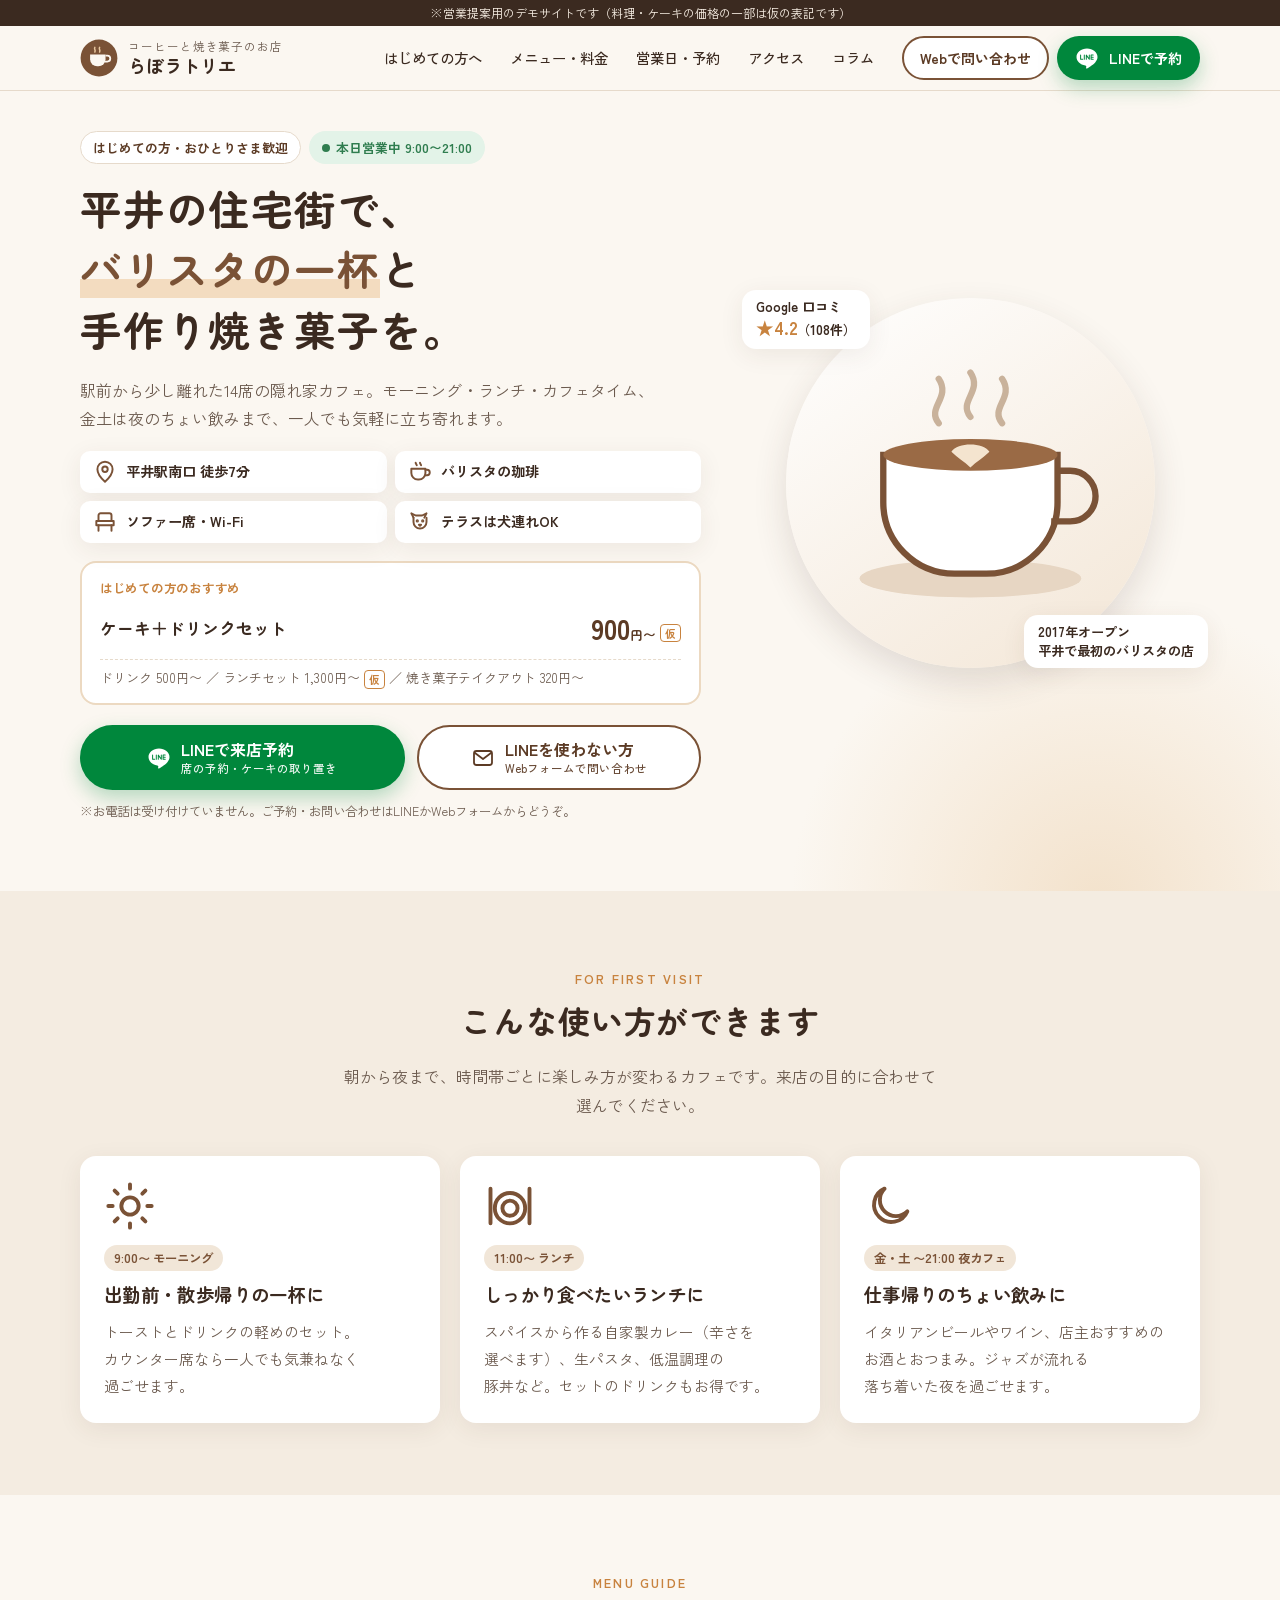
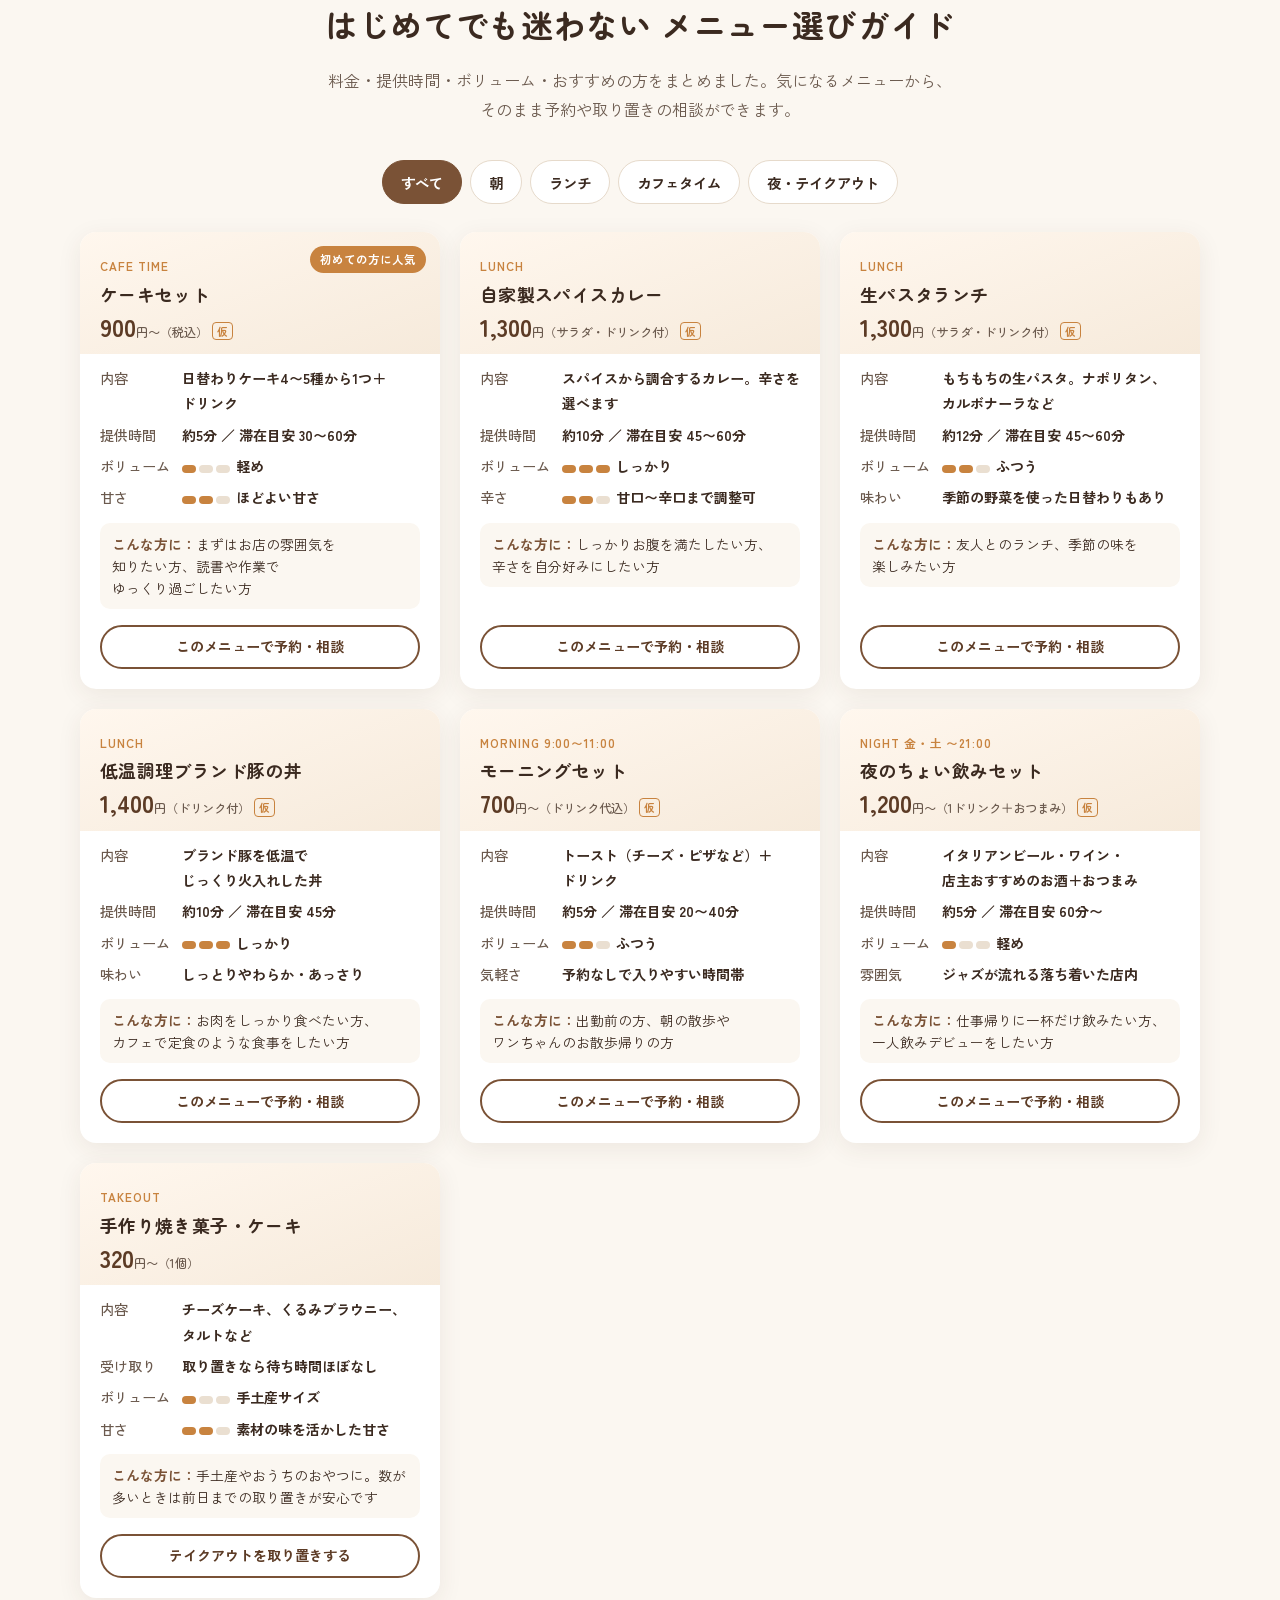
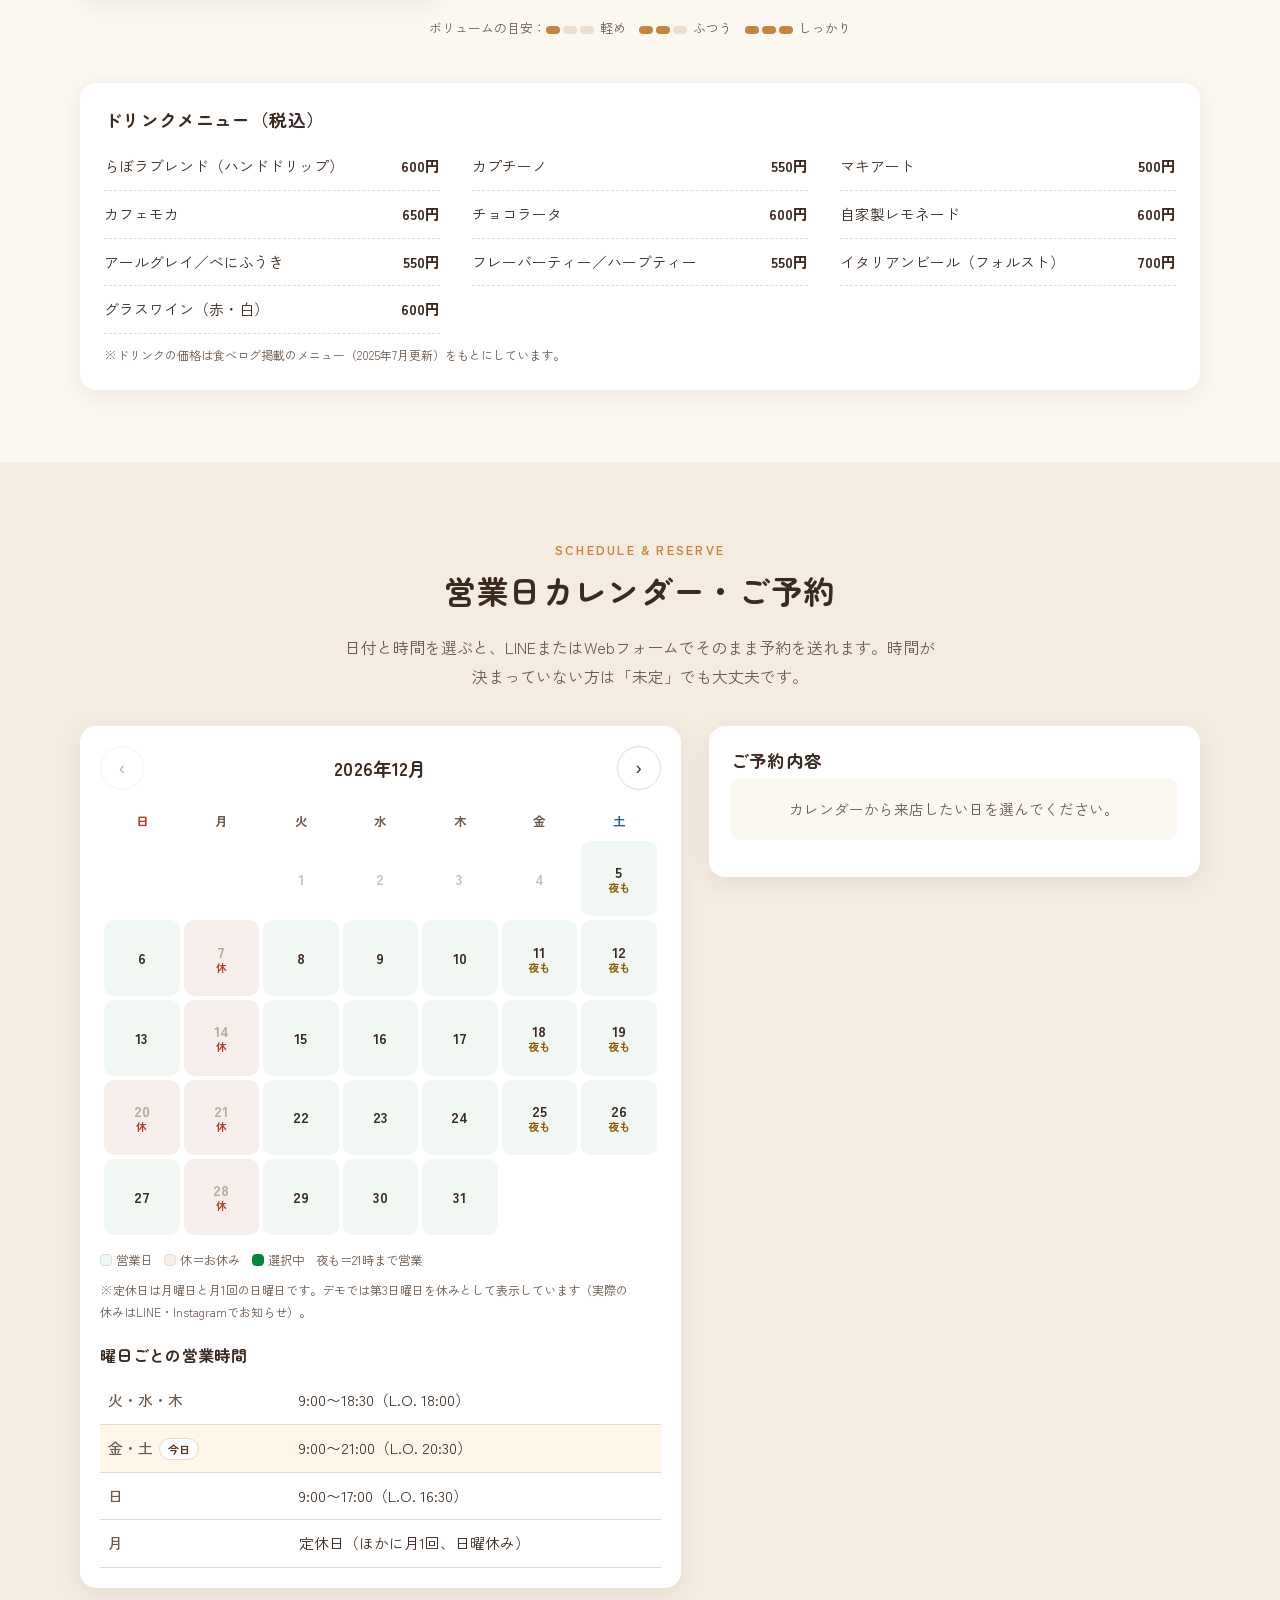
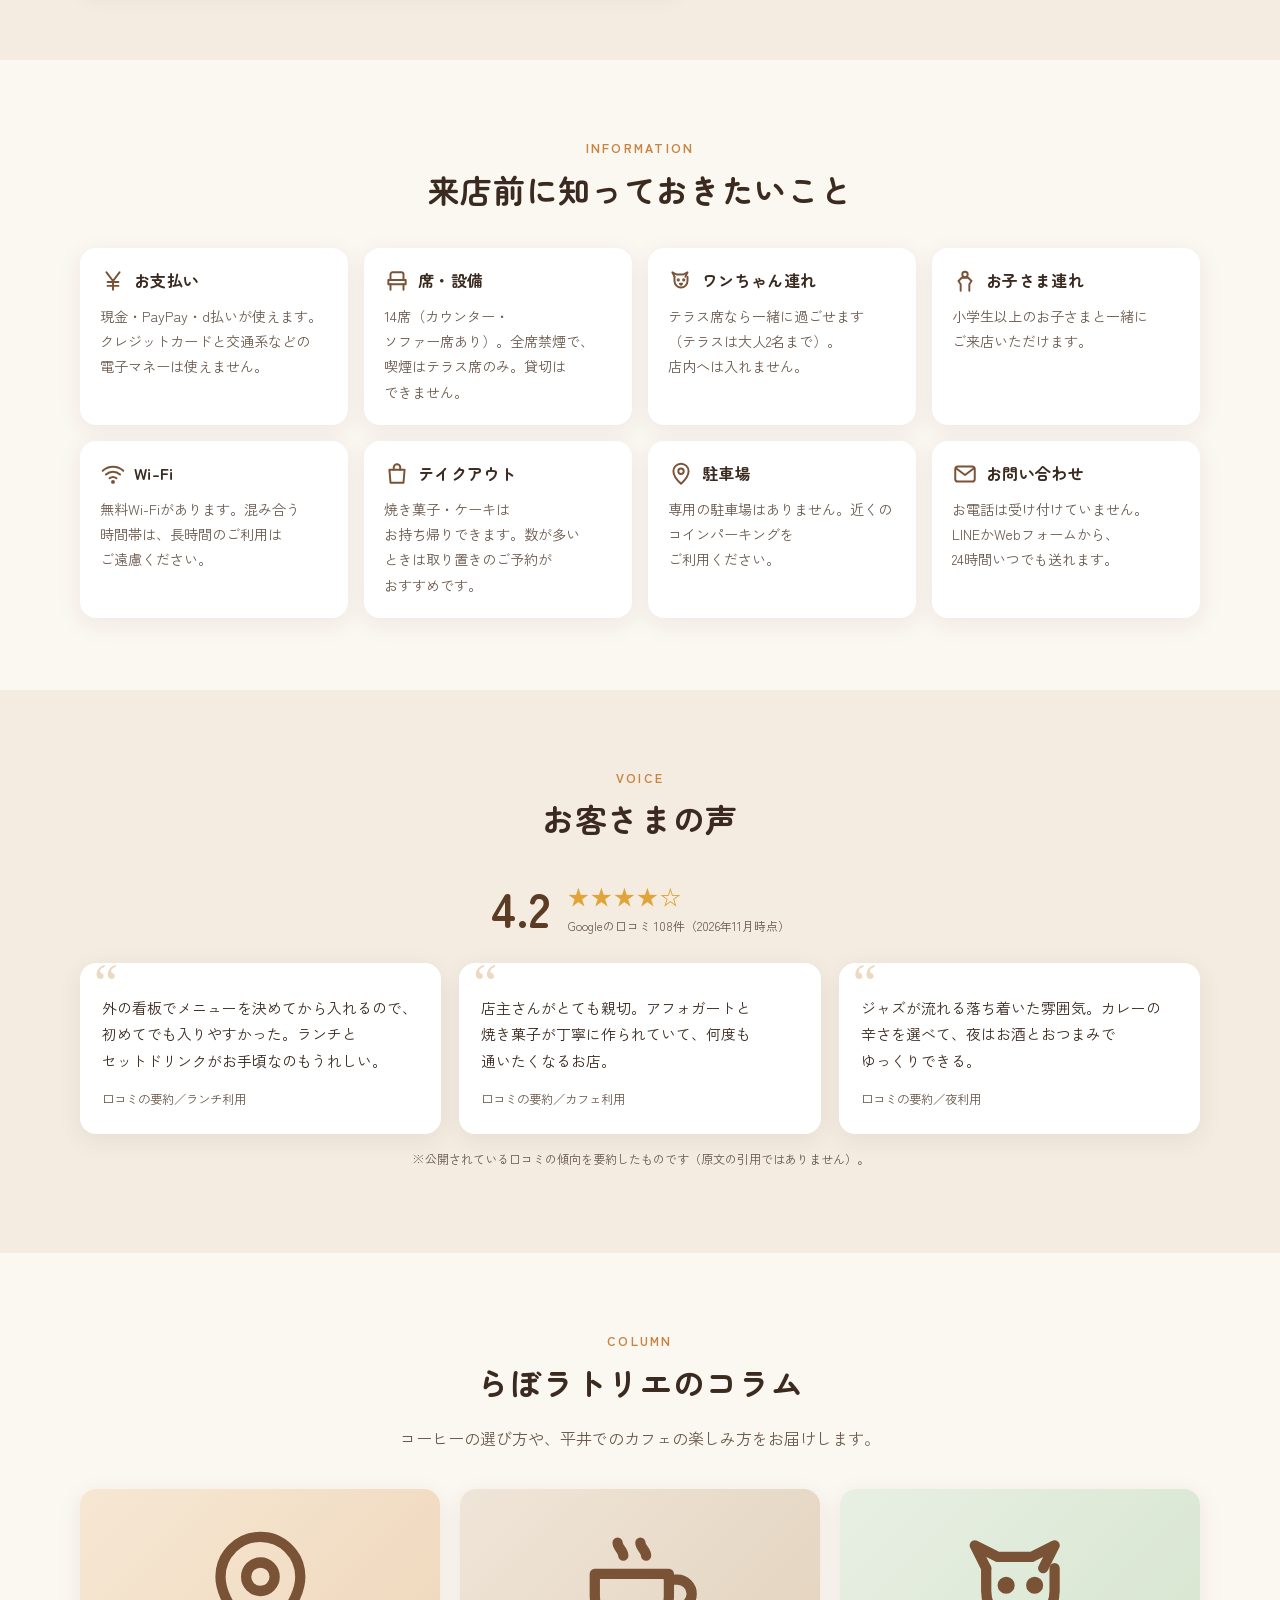
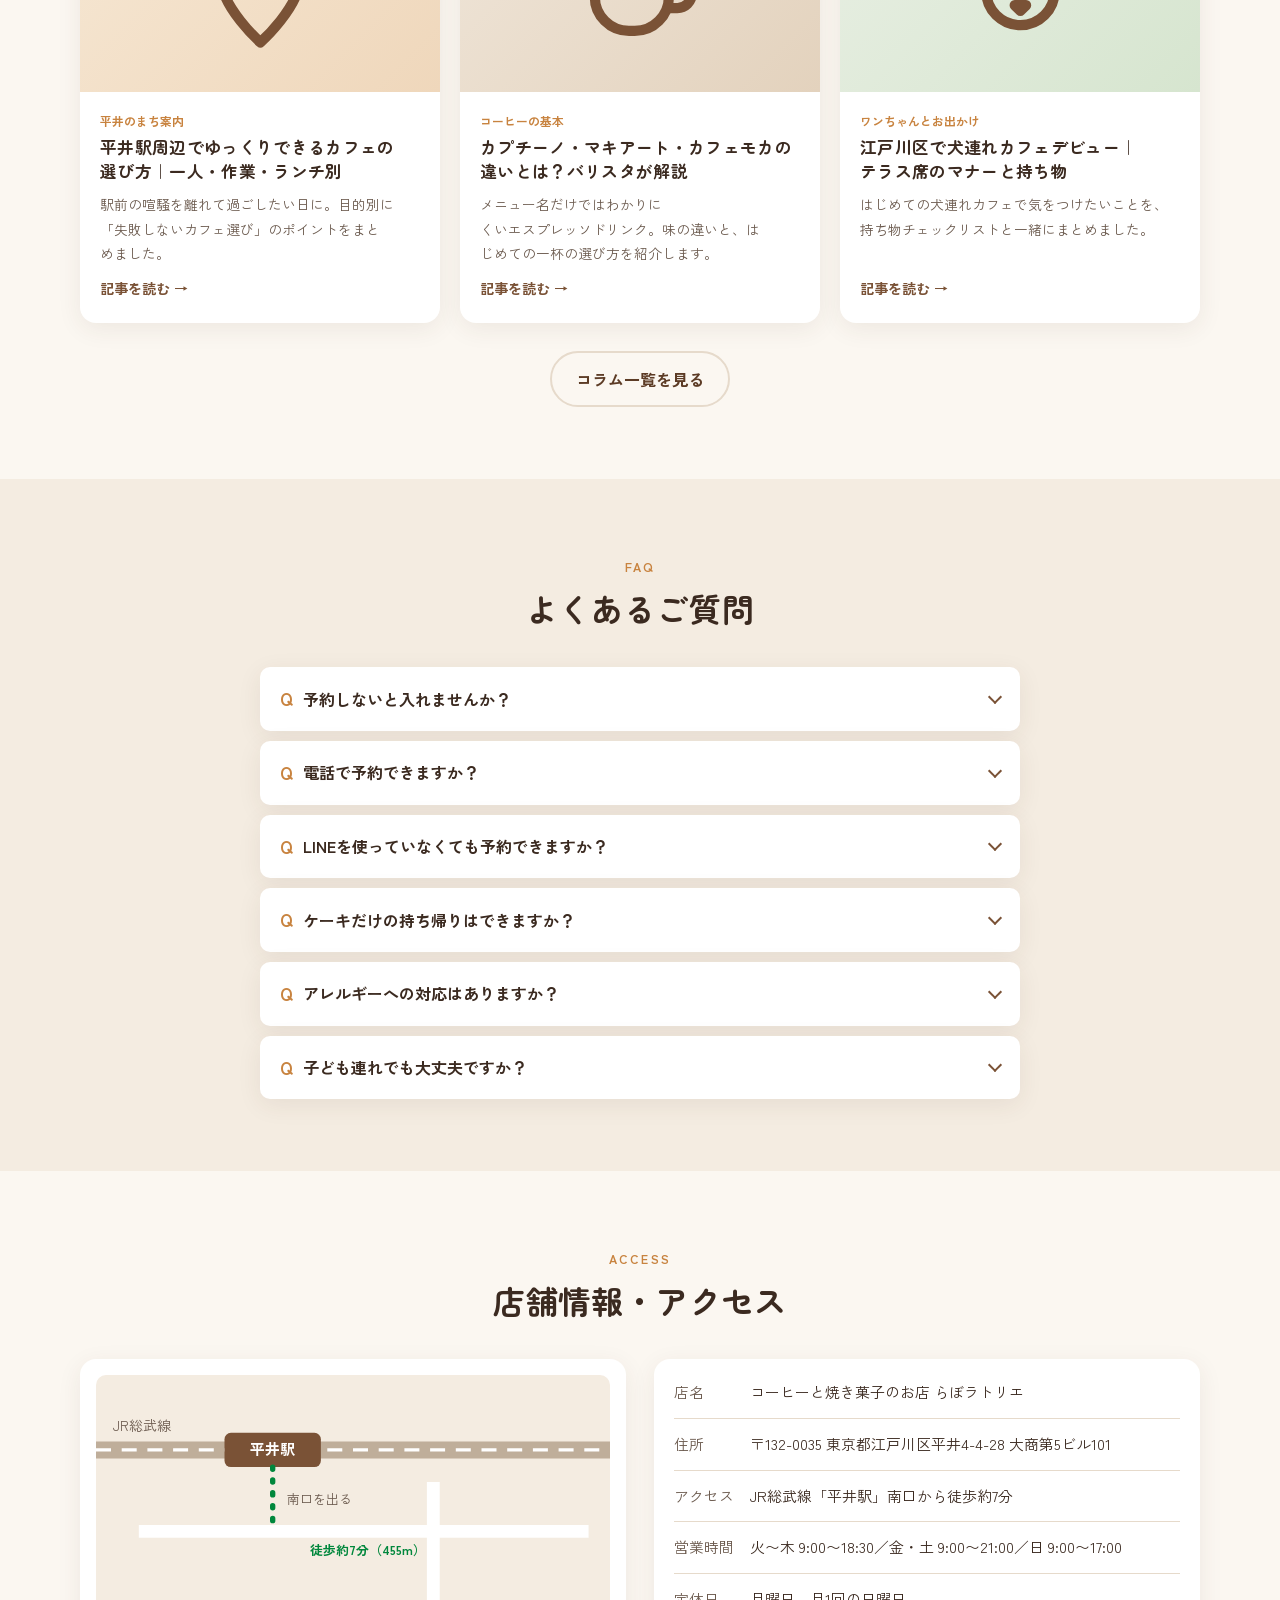
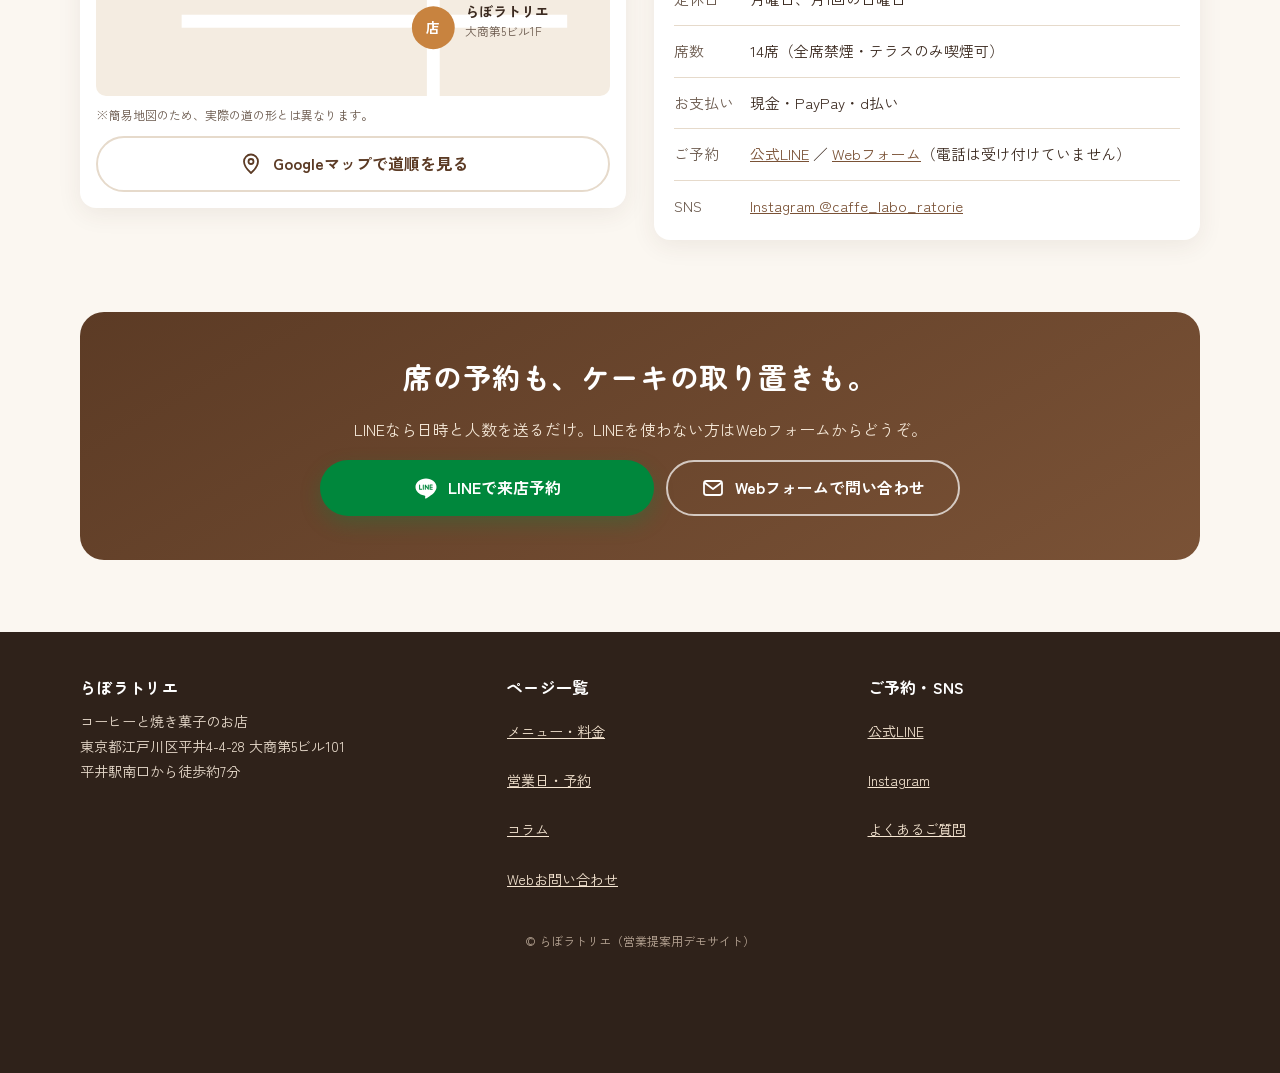
<file: index.html>
<!doctype html>
<html lang="ja">
<head>
<meta charset="utf-8">
<meta name="viewport" content="width=device-width, initial-scale=1">
<title>らぼラトリエ｜平井駅南口 徒歩7分のカフェ（コーヒーと焼き菓子・ランチ）</title>
<meta name="description" content="江戸川区平井のカフェ「らぼラトリエ」。バリスタが淹れるエスプレッソと手作りの焼き菓子、自家製カレーや生パスタのランチ。料金・営業日・LINE予約をこのページでまとめて確認できます。">
<link rel="canonical" href="https://example.com/">
<meta property="og:type" content="website">
<meta property="og:title" content="らぼラトリエ｜平井のコーヒーと焼き菓子のお店">
<meta property="og:description" content="平井駅南口から徒歩7分。バリスタの一杯と手作り焼き菓子、ランチ、金土は夜カフェ＆バーも。">
<meta name="theme-color" content="#fbf7f1">
<link rel="icon" href="assets/favicon.svg" type="image/svg+xml">
<link rel="preconnect" href="https://fonts.googleapis.com">
<link rel="preconnect" href="https://fonts.gstatic.com" crossorigin>
<link href="https://fonts.googleapis.com/css2?family=Zen+Kaku+Gothic+New:wght@400;500;700&family=Zen+Maru+Gothic:wght@500;700&display=swap" rel="stylesheet">
<link rel="stylesheet" href="css/style.css">
<script type="application/ld+json">
{
  "@context": "https://schema.org",
  "@type": "CafeOrCoffeeShop",
  "name": "コーヒーと焼き菓子のお店 らぼラトリエ",
  "address": { "@type": "PostalAddress", "postalCode": "132-0035", "addressRegion": "東京都", "addressLocality": "江戸川区", "streetAddress": "平井4-4-28 大商第5ビル101" },
  "servesCuisine": ["カフェ", "スイーツ", "カレー", "パスタ"],
  "priceRange": "¥1,000〜¥2,000",
  "paymentAccepted": "現金, PayPay, d払い",
  "openingHoursSpecification": [
    { "@type": "OpeningHoursSpecification", "dayOfWeek": ["Tuesday","Wednesday","Thursday"], "opens": "09:00", "closes": "18:30" },
    { "@type": "OpeningHoursSpecification", "dayOfWeek": ["Friday","Saturday"], "opens": "09:00", "closes": "21:00" },
    { "@type": "OpeningHoursSpecification", "dayOfWeek": "Sunday", "opens": "09:00", "closes": "17:00" }
  ],
  "sameAs": ["https://www.instagram.com/caffe_labo_ratorie/"]
}
</script>
<meta name="robots" content="noindex, nofollow">
</head>
<body>
<a class="skip-link" href="#main">本文へスキップ</a>
<div class="demo-banner">※営業提案用のデモサイトです<span class="pc-only">（料理・ケーキの価格の一部は仮の表記です）</span></div>

<header class="site-header">
  <div class="container header-inner">
    <a class="logo" href="index.html" aria-label="らぼラトリエ トップへ">
      <img class="logo-mark" src="assets/favicon.svg" alt="" width="38" height="38">
      <span class="logo-text"><small>コーヒーと焼き菓子のお店</small><strong>らぼラトリエ</strong></span>
    </a>
    <button class="menu-toggle" type="button" aria-expanded="false" aria-controls="global-nav" aria-label="メニューを開く"><span></span><span></span><span></span></button>
    <nav class="global-nav" id="global-nav" aria-label="メインメニュー">
      <ul>
        <li><a href="#first">はじめての方へ</a></li>
        <li><a href="#menu">メニュー・料金</a></li>
        <li><a href="#schedule">営業日・予約</a></li>
        <li><a href="#access">アクセス</a></li>
        <li><a href="column/index.html">コラム</a></li>
      </ul>
      <div class="nav-cta">
        <a class="btn btn-line btn-block" href="https://lin.ee/v6YUKbI" target="_blank" rel="noopener" data-cta="line"><svg class="ico" aria-hidden="true"><use href="assets/icons.svg#i-line"/></svg>LINEで来店予約</a>
        <a class="btn btn-form btn-block" href="contact.html"><svg class="ico" aria-hidden="true"><use href="assets/icons.svg#i-mail"/></svg>Webフォームで問い合わせ</a>
      </div>
    </nav>
    <div class="header-cta">
      <a class="btn btn-form btn-sm" href="contact.html">Webで問い合わせ</a>
      <a class="btn btn-line btn-sm" href="https://lin.ee/v6YUKbI" target="_blank" rel="noopener" data-cta="line"><svg class="ico" aria-hidden="true"><use href="assets/icons.svg#i-line"/></svg>LINEで予約</a>
    </div>
  </div>
</header>

<main id="main">
  <!-- ========== HERO ========== -->
  <section class="hero" aria-labelledby="hero-title">
    <div class="container hero-grid">
      <div>
        <div class="hero-badges">
          <span class="badge">はじめての方・おひとりさま歓迎</span>
          <span class="badge badge-status" id="open-status" data-state="unknown"><span class="dot"></span><span class="txt">営業時間を確認中</span></span>
        </div>
        <h1 id="hero-title">平井の住宅街で、<br class="pc-br"><span class="em">バリスタの一杯</span>と<br class="pc-br">手作り焼き菓子を。</h1>
        <p class="hero-lead">駅前から少し離れた14席の隠れ家カフェ。<span class="pc-only">モーニング・ランチ・カフェタイム、</span>金土は夜のちょい飲みまで、一人でも気軽に立ち寄れます。</p>
        <ul class="strengths">
          <li><svg class="s-ico" aria-hidden="true"><use href="assets/icons.svg#i-pin"/></svg>平井駅南口 徒歩7分</li>
          <li><svg class="s-ico" aria-hidden="true"><use href="assets/icons.svg#i-cup"/></svg>バリスタの珈琲</li>
          <li><svg class="s-ico" aria-hidden="true"><use href="assets/icons.svg#i-seat"/></svg>ソファー席・Wi-Fi</li>
          <li><svg class="s-ico" aria-hidden="true"><use href="assets/icons.svg#i-dog"/></svg>テラスは犬連れOK</li>
        </ul>
        <div class="price-card">
          <span class="pc-label">はじめての方のおすすめ</span>
          <span class="pc-main">ケーキ＋ドリンクセット</span>
          <span class="pc-price">900<small>円〜</small><span class="tag-demo">仮</span></span>
          <span class="pc-sub">ドリンク 500円〜 ／ ランチセット 1,300円〜<span class="tag-demo">仮</span> ／ 焼き菓子テイクアウト 320円〜</span>
        </div>
        <div class="cta-pair">
          <a class="btn btn-line" href="https://lin.ee/v6YUKbI" target="_blank" rel="noopener" data-cta="line">
            <svg class="ico" aria-hidden="true"><use href="assets/icons.svg#i-line"/></svg>
            <span class="btn-label">LINEで来店予約<small>席の予約・ケーキの取り置き</small></span>
          </a>
          <a class="btn btn-form" href="contact.html">
            <svg class="ico" aria-hidden="true"><use href="assets/icons.svg#i-mail"/></svg>
            <span class="btn-label">LINEを使わない方<small>Webフォームで問い合わせ</small></span>
          </a>
        </div>
        <p class="cta-note">※お電話は受け付けていません。ご予約・お問い合わせはLINEかWebフォームからどうぞ。</p>
      </div>

      <div class="hero-visual" aria-hidden="true">
        <div class="plate"></div>
        <svg class="cup" viewBox="0 0 200 200">
          <g class="steam" fill="none" stroke="#c9b29b" stroke-width="4" stroke-linecap="round">
            <path d="M80 62c-8-10 8-16 0-28"/><path d="M100 58c-8-10 8-16 0-28"/><path d="M120 62c-8-10 8-16 0-28"/>
          </g>
          <ellipse cx="100" cy="160" rx="70" ry="12" fill="#e7d6c3"/>
          <path d="M45 82h110v30a45 45 0 0 1-45 45h-20a45 45 0 0 1-45-45Z" fill="#fff" stroke="#7a5236" stroke-width="4"/>
          <path d="M155 92h8a16 16 0 0 1 0 32h-12" fill="none" stroke="#7a5236" stroke-width="4"/>
          <ellipse cx="100" cy="82" rx="55" ry="10" fill="#9a6a45"/>
          <path d="M88 80c4-6 20-6 24 0-4 4-8 6-12 10-4-4-8-6-12-10Z" fill="#f4e4cf"/>
        </svg>
        <div class="float-chip chip-a">Google 口コミ<br><strong>★4.2</strong>（108件）</div>
        <div class="float-chip chip-b">2017年オープン<br>平井で最初のバリスタの店</div>
      </div>
    </div>
  </section>

  <!-- ========== FIRST VISIT ========== -->
  <section class="section section-alt" id="first" aria-labelledby="first-title">
    <div class="container">
      <div class="section-head reveal">
        <span class="eyebrow">FOR FIRST VISIT</span>
        <h2 id="first-title">こんな使い方ができます</h2>
        <p>朝から夜まで、時間帯ごとに楽しみ方が変わるカフェです。来店の目的に合わせて選んでください。</p>
      </div>
      <div class="scene-grid">
        <article class="scene reveal">
          <svg class="scene-ico" aria-hidden="true"><use href="assets/icons.svg#i-sun"/></svg>
          <span class="time">9:00〜 モーニング</span>
          <h3>出勤前・散歩帰りの一杯に</h3>
          <p>トーストとドリンクの軽めのセット。カウンター席なら一人でも気兼ねなく過ごせます。</p>
        </article>
        <article class="scene reveal">
          <svg class="scene-ico" aria-hidden="true"><use href="assets/icons.svg#i-plate"/></svg>
          <span class="time">11:00〜 ランチ</span>
          <h3>しっかり食べたいランチに</h3>
          <p>スパイスから作る自家製カレー（辛さを選べます）、生パスタ、低温調理の豚丼など。セットのドリンクもお得です。</p>
        </article>
        <article class="scene reveal">
          <svg class="scene-ico" aria-hidden="true"><use href="assets/icons.svg#i-moon"/></svg>
          <span class="time">金・土 〜21:00 夜カフェ</span>
          <h3>仕事帰りのちょい飲みに</h3>
          <p>イタリアンビールやワイン、店主おすすめのお酒とおつまみ。ジャズが流れる落ち着いた夜を過ごせます。</p>
        </article>
      </div>
    </div>
  </section>

  <!-- ========== MENU GUIDE ========== -->
  <section class="section" id="menu" aria-labelledby="menu-title">
    <div class="container">
      <div class="section-head reveal">
        <span class="eyebrow">MENU GUIDE</span>
        <h2 id="menu-title">はじめてでも迷わない メニュー選びガイド</h2>
        <p>料金・提供時間・ボリューム・おすすめの方をまとめました。気になるメニューから、そのまま予約や取り置きの相談ができます。</p>
      </div>

      <div class="filter-tabs" role="group" aria-label="時間帯でメニューを絞り込む">
        <button type="button" data-filter="all" aria-pressed="true">すべて</button>
        <button type="button" data-filter="morning" aria-pressed="false">朝</button>
        <button type="button" data-filter="lunch" aria-pressed="false">ランチ</button>
        <button type="button" data-filter="cafe" aria-pressed="false">カフェタイム</button>
        <button type="button" data-filter="night" aria-pressed="false">夜・テイクアウト</button>
      </div>

      <div class="menu-grid" id="menu-grid">
        <article class="menu-card reveal" data-cat="cafe">
          <span class="recommend-flag">初めての方に人気</span>
          <div class="mc-top"><span class="mc-cat">CAFE TIME</span><h3>ケーキセット</h3><div class="mc-price">900<small>円〜（税込）</small><span class="tag-demo">仮</span></div></div>
          <dl>
            <dt>内容</dt><dd>日替わりケーキ4〜5種から1つ＋ドリンク</dd>
            <dt>提供時間</dt><dd>約5分 ／ 滞在目安 30〜60分</dd>
            <dt>ボリューム</dt><dd><span class="meter" aria-hidden="true"><i class="on"></i><i></i><i></i></span>軽め</dd>
            <dt>甘さ</dt><dd><span class="meter" aria-hidden="true"><i class="on"></i><i class="on"></i><i></i></span>ほどよい甘さ</dd>
          </dl>
          <p class="mc-for"><b>こんな方に：</b>まずはお店の雰囲気を知りたい方、読書や作業でゆっくり過ごしたい方</p>
          <div class="mc-actions"><a class="btn btn-form btn-sm btn-block" href="contact.html?type=reserve&amp;menu=cake-set">このメニューで予約・相談</a></div>
        </article>

        <article class="menu-card reveal" data-cat="lunch">
          <div class="mc-top"><span class="mc-cat">LUNCH</span><h3>自家製スパイスカレー</h3><div class="mc-price">1,300<small>円（サラダ・ドリンク付）</small><span class="tag-demo">仮</span></div></div>
          <dl>
            <dt>内容</dt><dd>スパイスから調合するカレー。辛さを選べます</dd>
            <dt>提供時間</dt><dd>約10分 ／ 滞在目安 45〜60分</dd>
            <dt>ボリューム</dt><dd><span class="meter" aria-hidden="true"><i class="on"></i><i class="on"></i><i class="on"></i></span>しっかり</dd>
            <dt>辛さ</dt><dd><span class="meter" aria-hidden="true"><i class="on"></i><i class="on"></i><i></i></span>甘口〜辛口まで調整可</dd>
          </dl>
          <p class="mc-for"><b>こんな方に：</b>しっかりお腹を満たしたい方、辛さを自分好みにしたい方</p>
          <div class="mc-actions"><a class="btn btn-form btn-sm btn-block" href="contact.html?type=reserve&amp;menu=curry">このメニューで予約・相談</a></div>
        </article>

        <article class="menu-card reveal" data-cat="lunch">
          <div class="mc-top"><span class="mc-cat">LUNCH</span><h3>生パスタランチ</h3><div class="mc-price">1,300<small>円（サラダ・ドリンク付）</small><span class="tag-demo">仮</span></div></div>
          <dl>
            <dt>内容</dt><dd>もちもちの生パスタ。ナポリタン、カルボナーラなど</dd>
            <dt>提供時間</dt><dd>約12分 ／ 滞在目安 45〜60分</dd>
            <dt>ボリューム</dt><dd><span class="meter" aria-hidden="true"><i class="on"></i><i class="on"></i><i></i></span>ふつう</dd>
            <dt>味わい</dt><dd>季節の野菜を使った日替わりもあり</dd>
          </dl>
          <p class="mc-for"><b>こんな方に：</b>友人とのランチ、季節の味を楽しみたい方</p>
          <div class="mc-actions"><a class="btn btn-form btn-sm btn-block" href="contact.html?type=reserve&amp;menu=pasta">このメニューで予約・相談</a></div>
        </article>

        <article class="menu-card reveal" data-cat="lunch">
          <div class="mc-top"><span class="mc-cat">LUNCH</span><h3>低温調理ブランド豚の丼</h3><div class="mc-price">1,400<small>円（ドリンク付）</small><span class="tag-demo">仮</span></div></div>
          <dl>
            <dt>内容</dt><dd>ブランド豚を低温でじっくり火入れした丼</dd>
            <dt>提供時間</dt><dd>約10分 ／ 滞在目安 45分</dd>
            <dt>ボリューム</dt><dd><span class="meter" aria-hidden="true"><i class="on"></i><i class="on"></i><i class="on"></i></span>しっかり</dd>
            <dt>味わい</dt><dd>しっとりやわらか・あっさり</dd>
          </dl>
          <p class="mc-for"><b>こんな方に：</b>お肉をしっかり食べたい方、カフェで定食のような食事をしたい方</p>
          <div class="mc-actions"><a class="btn btn-form btn-sm btn-block" href="contact.html?type=reserve&amp;menu=pork-bowl">このメニューで予約・相談</a></div>
        </article>

        <article class="menu-card reveal" data-cat="morning">
          <div class="mc-top"><span class="mc-cat">MORNING 9:00〜11:00</span><h3>モーニングセット</h3><div class="mc-price">700<small>円〜（ドリンク代込）</small><span class="tag-demo">仮</span></div></div>
          <dl>
            <dt>内容</dt><dd>トースト（チーズ・ピザなど）＋ドリンク</dd>
            <dt>提供時間</dt><dd>約5分 ／ 滞在目安 20〜40分</dd>
            <dt>ボリューム</dt><dd><span class="meter" aria-hidden="true"><i class="on"></i><i class="on"></i><i></i></span>ふつう</dd>
            <dt>気軽さ</dt><dd>予約なしで入りやすい時間帯</dd>
          </dl>
          <p class="mc-for"><b>こんな方に：</b>出勤前の方、朝の散歩やワンちゃんのお散歩帰りの方</p>
          <div class="mc-actions"><a class="btn btn-form btn-sm btn-block" href="contact.html?type=reserve&amp;menu=morning">このメニューで予約・相談</a></div>
        </article>

        <article class="menu-card reveal" data-cat="night">
          <div class="mc-top"><span class="mc-cat">NIGHT 金・土 〜21:00</span><h3>夜のちょい飲みセット</h3><div class="mc-price">1,200<small>円〜（1ドリンク＋おつまみ）</small><span class="tag-demo">仮</span></div></div>
          <dl>
            <dt>内容</dt><dd>イタリアンビール・ワイン・店主おすすめのお酒＋おつまみ</dd>
            <dt>提供時間</dt><dd>約5分 ／ 滞在目安 60分〜</dd>
            <dt>ボリューム</dt><dd><span class="meter" aria-hidden="true"><i class="on"></i><i></i><i></i></span>軽め</dd>
            <dt>雰囲気</dt><dd>ジャズが流れる落ち着いた店内</dd>
          </dl>
          <p class="mc-for"><b>こんな方に：</b>仕事帰りに一杯だけ飲みたい方、一人飲みデビューをしたい方</p>
          <div class="mc-actions"><a class="btn btn-form btn-sm btn-block" href="contact.html?type=reserve&amp;menu=night">このメニューで予約・相談</a></div>
        </article>

        <article class="menu-card reveal" data-cat="night cafe">
          <div class="mc-top"><span class="mc-cat">TAKEOUT</span><h3>手作り焼き菓子・ケーキ</h3><div class="mc-price">320<small>円〜（1個）</small></div></div>
          <dl>
            <dt>内容</dt><dd>チーズケーキ、くるみブラウニー、タルトなど</dd>
            <dt>受け取り</dt><dd>取り置きなら待ち時間ほぼなし</dd>
            <dt>ボリューム</dt><dd><span class="meter" aria-hidden="true"><i class="on"></i><i></i><i></i></span>手土産サイズ</dd>
            <dt>甘さ</dt><dd><span class="meter" aria-hidden="true"><i class="on"></i><i class="on"></i><i></i></span>素材の味を活かした甘さ</dd>
          </dl>
          <p class="mc-for"><b>こんな方に：</b>手土産やおうちのおやつに。数が多いときは前日までの取り置きが安心です</p>
          <div class="mc-actions"><a class="btn btn-form btn-sm btn-block" href="contact.html?type=takeout&amp;menu=takeout">テイクアウトを取り置きする</a></div>
        </article>
      </div>
      <p class="legend">ボリュームの目安：<span class="meter" aria-hidden="true"><i class="on"></i><i></i><i></i></span>軽め　<span class="meter" aria-hidden="true"><i class="on"></i><i class="on"></i><i></i></span>ふつう　<span class="meter" aria-hidden="true"><i class="on"></i><i class="on"></i><i class="on"></i></span>しっかり</p>

      <div class="drink-table-wrap reveal">
        <h3>ドリンクメニュー（税込）</h3>
        <ul class="drink-list">
          <li><span>らぼラブレンド（ハンドドリップ）</span><span>600円</span></li>
          <li><span>カプチーノ</span><span>550円</span></li>
          <li><span>マキアート</span><span>500円</span></li>
          <li><span>カフェモカ</span><span>650円</span></li>
          <li><span>チョコラータ</span><span>600円</span></li>
          <li><span>自家製レモネード</span><span>600円</span></li>
          <li><span>アールグレイ／べにふうき</span><span>550円</span></li>
          <li><span>フレーバーティー／ハーブティー</span><span>550円</span></li>
          <li><span>イタリアンビール（フォルスト）</span><span>700円</span></li>
          <li><span>グラスワイン（赤・白）</span><span>600円</span></li>
        </ul>
        <p class="demo-note" style="margin:10px 0 0">※ドリンクの価格は食べログ掲載のメニュー（2025年7月更新）をもとにしています。</p>
      </div>
    </div>
  </section>

  <!-- ========== SCHEDULE ========== -->
  <section class="section section-alt" id="schedule" aria-labelledby="schedule-title">
    <div class="container">
      <div class="section-head reveal">
        <span class="eyebrow">SCHEDULE &amp; RESERVE</span>
        <h2 id="schedule-title">営業日カレンダー・ご予約</h2>
        <p>日付と時間を選ぶと、LINEまたはWebフォームでそのまま予約を送れます。時間が決まっていない方は「未定」でも大丈夫です。</p>
      </div>
      <div class="schedule-grid">
        <div class="calendar reveal" id="calendar">
          <div class="cal-head">
            <button class="cal-nav" type="button" id="cal-prev" aria-label="前の月">‹</button>
            <h3 id="cal-title" aria-live="polite">----年--月</h3>
            <button class="cal-nav" type="button" id="cal-next" aria-label="次の月">›</button>
          </div>
          <table class="cal-table" aria-describedby="cal-legend">
            <thead><tr><th class="sun" scope="col">日</th><th scope="col">月</th><th scope="col">火</th><th scope="col">水</th><th scope="col">木</th><th scope="col">金</th><th class="sat" scope="col">土</th></tr></thead>
            <tbody id="cal-body"></tbody>
          </table>
          <div class="cal-legend" id="cal-legend"><span>営業日</span><span class="lg-closed">休＝お休み</span><span class="lg-sel">選択中</span><span class="lg-none">夜も＝21時まで営業</span></div>
          <p class="demo-note" style="margin:8px 0 0">※定休日は月曜日と月1回の日曜日です。デモでは第3日曜日を休みとして表示しています（実際の休みはLINE・Instagramでお知らせ）。</p>

          <h3 style="font-size:1rem;margin-top:22px">曜日ごとの営業時間</h3>
          <table class="hours" id="hours-table">
            <tbody>
              <tr data-days="2,3,4"><th scope="row">火・水・木</th><td>9:00〜18:30（L.O. 18:00）</td></tr>
              <tr data-days="5,6"><th scope="row">金・土</th><td>9:00〜21:00（L.O. 20:30）</td></tr>
              <tr data-days="0"><th scope="row">日</th><td>9:00〜17:00（L.O. 16:30）</td></tr>
              <tr data-days="1"><th scope="row">月</th><td>定休日（ほかに月1回、日曜休み）</td></tr>
            </tbody>
          </table>
        </div>

        <aside class="slot-panel reveal" id="slot-panel" aria-live="polite">
          <h3>ご予約内容</h3>
          <div id="slot-content">
            <p class="slot-empty">カレンダーから来店したい日を選んでください。</p>
          </div>
        </aside>
      </div>
    </div>
  </section>

  <!-- ========== FEATURES ========== -->
  <section class="section" aria-labelledby="feature-title">
    <div class="container">
      <div class="section-head reveal">
        <span class="eyebrow">INFORMATION</span>
        <h2 id="feature-title">来店前に知っておきたいこと</h2>
      </div>
      <div class="feature-grid">
        <div class="feature reveal"><h3><svg aria-hidden="true"><use href="assets/icons.svg#i-yen"/></svg>お支払い</h3><p>現金・PayPay・d払いが使えます。クレジットカードと交通系などの電子マネーは使えません。</p></div>
        <div class="feature reveal"><h3><svg aria-hidden="true"><use href="assets/icons.svg#i-seat"/></svg>席・設備</h3><p>14席（カウンター・ソファー席あり）。全席禁煙で、喫煙はテラス席のみ。貸切はできません。</p></div>
        <div class="feature reveal"><h3><svg aria-hidden="true"><use href="assets/icons.svg#i-dog"/></svg>ワンちゃん連れ</h3><p>テラス席なら一緒に過ごせます（テラスは大人2名まで）。店内へは入れません。</p></div>
        <div class="feature reveal"><h3><svg aria-hidden="true"><use href="assets/icons.svg#i-kids"/></svg>お子さま連れ</h3><p>小学生以上のお子さまと一緒にご来店いただけます。</p></div>
        <div class="feature reveal"><h3><svg aria-hidden="true"><use href="assets/icons.svg#i-wifi"/></svg>Wi-Fi</h3><p>無料Wi-Fiがあります。混み合う時間帯は、長時間のご利用はご遠慮ください。</p></div>
        <div class="feature reveal"><h3><svg aria-hidden="true"><use href="assets/icons.svg#i-bag"/></svg>テイクアウト</h3><p>焼き菓子・ケーキはお持ち帰りできます。数が多いときは取り置きのご予約がおすすめです。</p></div>
        <div class="feature reveal"><h3><svg aria-hidden="true"><use href="assets/icons.svg#i-pin"/></svg>駐車場</h3><p>専用の駐車場はありません。近くのコインパーキングをご利用ください。</p></div>
        <div class="feature reveal"><h3><svg aria-hidden="true"><use href="assets/icons.svg#i-mail"/></svg>お問い合わせ</h3><p>お電話は受け付けていません。LINEかWebフォームから、24時間いつでも送れます。</p></div>
      </div>
    </div>
  </section>

  <!-- ========== REVIEWS ========== -->
  <section class="section section-alt" aria-labelledby="review-title">
    <div class="container">
      <div class="section-head reveal">
        <span class="eyebrow">VOICE</span>
        <h2 id="review-title">お客さまの声</h2>
      </div>
      <div class="review-summary reveal">
        <span class="review-score">4.2</span>
        <div><div class="stars" aria-label="5点満点中4.2点">★★★★☆</div><div class="demo-note">Googleの口コミ 108件（2026年11月時点）</div></div>
      </div>
      <div class="review-grid">
        <div class="review reveal"><p>外の看板でメニューを決めてから入れるので、初めてでも入りやすかった。ランチとセットドリンクがお手頃なのもうれしい。</p><span class="who">口コミの要約／ランチ利用</span></div>
        <div class="review reveal"><p>店主さんがとても親切。アフォガートと焼き菓子が丁寧に作られていて、何度も通いたくなるお店。</p><span class="who">口コミの要約／カフェ利用</span></div>
        <div class="review reveal"><p>ジャズが流れる落ち着いた雰囲気。カレーの辛さを選べて、夜はお酒とおつまみでゆっくりできる。</p><span class="who">口コミの要約／夜利用</span></div>
      </div>
      <p class="demo-note" style="text-align:center;margin-top:14px">※公開されている口コミの傾向を要約したものです（原文の引用ではありません）。</p>
    </div>
  </section>

  <!-- ========== COLUMN ========== -->
  <section class="section" id="column" aria-labelledby="column-title">
    <div class="container">
      <div class="section-head reveal">
        <span class="eyebrow">COLUMN</span>
        <h2 id="column-title">らぼラトリエのコラム</h2>
        <p>コーヒーの選び方や、平井でのカフェの楽しみ方をお届けします。</p>
      </div>
      <div class="column-grid">
        <a class="column-card reveal" href="column/hirai-cafe-guide.html">
          <div class="column-thumb thumb-1" aria-hidden="true"><svg><use href="assets/icons.svg#i-pin"/></svg></div>
          <div class="column-body"><span class="cat">平井のまち案内</span><h3>平井駅周辺でゆっくりできるカフェの選び方｜一人・作業・ランチ別</h3><p>駅前の喧騒を離れて過ごしたい日に。目的別に「失敗しないカフェ選び」のポイントをまとめました。</p><span class="more">記事を読む →</span></div>
        </a>
        <a class="column-card reveal" href="column/espresso-guide.html">
          <div class="column-thumb thumb-2" aria-hidden="true"><svg><use href="assets/icons.svg#i-cup"/></svg></div>
          <div class="column-body"><span class="cat">コーヒーの基本</span><h3>カプチーノ・マキアート・カフェモカの違いとは？バリスタが解説</h3><p>メニュー名だけではわかりにくいエスプレッソドリンク。味の違いと、はじめての一杯の選び方を紹介します。</p><span class="more">記事を読む →</span></div>
        </a>
        <a class="column-card reveal" href="column/dog-terrace.html">
          <div class="column-thumb thumb-3" aria-hidden="true"><svg><use href="assets/icons.svg#i-dog"/></svg></div>
          <div class="column-body"><span class="cat">ワンちゃんとお出かけ</span><h3>江戸川区で犬連れカフェデビュー｜テラス席のマナーと持ち物</h3><p>はじめての犬連れカフェで気をつけたいことを、持ち物チェックリストと一緒にまとめました。</p><span class="more">記事を読む →</span></div>
        </a>
      </div>
      <div class="center-actions"><a class="btn btn-ghost" href="column/index.html">コラム一覧を見る</a></div>
    </div>
  </section>

  <!-- ========== FAQ ========== -->
  <section class="section section-alt" id="faq" aria-labelledby="faq-title">
    <div class="narrow">
      <div class="section-head reveal">
        <span class="eyebrow">FAQ</span>
        <h2 id="faq-title">よくあるご質問</h2>
      </div>
      <div class="faq reveal">
        <details><summary>予約しないと入れませんか？</summary><div class="ans"><p>予約なしでもご来店いただけます。席数が14席なので、ランチのピーク（12時台）や2名以上で確実に座りたいときはご予約をおすすめします。</p></div></details>
        <details><summary>電話で予約できますか？</summary><div class="ans"><p>営業電話が多いため、お電話は受け付けていません。<a href="https://lin.ee/v6YUKbI" target="_blank" rel="noopener">公式LINE</a>か、<a href="contact.html">Webフォーム</a>からご連絡ください。</p></div></details>
        <details><summary>LINEを使っていなくても予約できますか？</summary><div class="ans"><p>はい。<a href="contact.html">Webフォーム</a>から予約や質問を送れます。「質問だけ」の場合は、希望日時の入力はいりません。</p></div></details>
        <details><summary>ケーキだけの持ち帰りはできますか？</summary><div class="ans"><p>できます。1個320円からお持ち帰りいただけます。数が多いときや、確実にほしい種類があるときは<a href="contact.html?type=takeout">取り置きのご予約</a>が安心です。</p></div></details>
        <details><summary>アレルギーへの対応はありますか？</summary><div class="ans"><p>メニューにアレルギー表示があります。気になる食材があるときは、ご予約時にお知らせください。</p></div></details>
        <details><summary>子ども連れでも大丈夫ですか？</summary><div class="ans"><p>小学生以上のお子さまと一緒にご来店いただけます。</p></div></details>
      </div>
    </div>
  </section>

  <!-- ========== ACCESS ========== -->
  <section class="section" id="access" aria-labelledby="access-title">
    <div class="container">
      <div class="section-head reveal">
        <span class="eyebrow">ACCESS</span>
        <h2 id="access-title">店舗情報・アクセス</h2>
      </div>
      <div class="access-grid">
        <div class="access-map reveal">
          <svg viewBox="0 0 480 300" role="img" aria-label="平井駅南口から店舗までの簡易地図。駅南口を出て南東方向へ徒歩約7分">
            <rect width="480" height="300" fill="#f4ece1"/>
            <path d="M0 70h480" stroke="#bfae9a" stroke-width="16"/>
            <path d="M0 70h480" stroke="#fff" stroke-width="3" stroke-dasharray="14 10"/>
            <text x="16" y="52" font-size="13" fill="#6b5a4e">JR総武線</text>
            <rect x="120" y="54" width="90" height="32" rx="6" fill="#7a5236"/>
            <text x="165" y="75" font-size="14" fill="#fff" text-anchor="middle" font-weight="700">平井駅</text>
            <path d="M165 86v60h150v90" fill="none" stroke="#00873c" stroke-width="5" stroke-linecap="round" stroke-linejoin="round" stroke-dasharray="2 10"/>
            <path d="M40 146h420M315 100v200M80 230h360" stroke="#fff" stroke-width="12"/>
            <text x="178" y="120" font-size="12" fill="#6b5a4e">南口を出る</text>
            <circle cx="315" cy="236" r="20" fill="#c8833f"/>
            <text x="315" y="241" font-size="13" fill="#fff" text-anchor="middle" font-weight="700">店</text>
            <text x="345" y="226" font-size="13" fill="#3b2a20" font-weight="700">らぼラトリエ</text>
            <text x="345" y="244" font-size="11" fill="#6b5a4e">大商第5ビル1F</text>
            <text x="200" y="168" font-size="12" fill="#00873c" font-weight="700">徒歩約7分（455m）</text>
          </svg>
          <p class="demo-note" style="margin:8px 0 0">※簡易地図のため、実際の道の形とは異なります。</p>
          <a class="btn btn-ghost btn-block" style="margin-top:10px" href="https://www.google.com/maps/search/?api=1&amp;query=%E6%9D%B1%E4%BA%AC%E9%83%BD%E6%B1%9F%E6%88%B8%E5%B7%9D%E5%8C%BA%E5%B9%B3%E4%BA%954-4-28" target="_blank" rel="noopener"><svg class="ico" aria-hidden="true"><use href="assets/icons.svg#i-pin"/></svg>Googleマップで道順を見る</a>
        </div>
        <dl class="info-list reveal">
          <dt>店名</dt><dd>コーヒーと焼き菓子のお店 らぼラトリエ</dd>
          <dt>住所</dt><dd>〒132-0035 東京都江戸川区平井4-4-28 大商第5ビル101</dd>
          <dt>アクセス</dt><dd>JR総武線「平井駅」南口から徒歩約7分</dd>
          <dt>営業時間</dt><dd>火〜木 9:00〜18:30／金・土 9:00〜21:00／日 9:00〜17:00</dd>
          <dt>定休日</dt><dd>月曜日、月1回の日曜日</dd>
          <dt>席数</dt><dd>14席（全席禁煙・テラスのみ喫煙可）</dd>
          <dt>お支払い</dt><dd>現金・PayPay・d払い</dd>
          <dt>ご予約</dt><dd><a href="https://lin.ee/v6YUKbI" target="_blank" rel="noopener">公式LINE</a> ／ <a href="contact.html">Webフォーム</a>（電話は受け付けていません）</dd>
          <dt>SNS</dt><dd><a href="https://www.instagram.com/caffe_labo_ratorie/" target="_blank" rel="noopener">Instagram @caffe_labo_ratorie</a></dd>
        </dl>
      </div>
    </div>
  </section>

  <!-- ========== FINAL CTA ========== -->
  <section class="container" aria-labelledby="final-title">
    <div class="final-cta reveal">
      <h2 id="final-title">席の予約も、ケーキの取り置きも。</h2>
      <p>LINEなら日時と人数を送るだけ。LINEを使わない方はWebフォームからどうぞ。</p>
      <div class="cta-pair">
        <a class="btn btn-line" href="https://lin.ee/v6YUKbI" target="_blank" rel="noopener" data-cta="line"><svg class="ico" aria-hidden="true"><use href="assets/icons.svg#i-line"/></svg>LINEで来店予約</a>
        <a class="btn btn-form" href="contact.html"><svg class="ico" aria-hidden="true"><use href="assets/icons.svg#i-mail"/></svg>Webフォームで問い合わせ</a>
      </div>
    </div>
  </section>
</main>

<footer class="site-footer">
  <div class="container footer-grid">
    <div>
      <h2>らぼラトリエ</h2>
      <p>コーヒーと焼き菓子のお店<br>東京都江戸川区平井4-4-28 大商第5ビル101<br>平井駅南口から徒歩約7分</p>
    </div>
    <div>
      <h2>ページ一覧</h2>
      <ul>
        <li><a href="#menu">メニュー・料金</a></li>
        <li><a href="#schedule">営業日・予約</a></li>
        <li><a href="column/index.html">コラム</a></li>
        <li><a href="contact.html">Webお問い合わせ</a></li>
      </ul>
    </div>
    <div>
      <h2>ご予約・SNS</h2>
      <ul>
        <li><a href="https://lin.ee/v6YUKbI" target="_blank" rel="noopener">公式LINE</a></li>
        <li><a href="https://www.instagram.com/caffe_labo_ratorie/" target="_blank" rel="noopener">Instagram</a></li>
        <li><a href="#faq">よくあるご質問</a></li>
      </ul>
    </div>
  </div>
  <p class="copyright">© らぼラトリエ（営業提案用デモサイト）</p>
</footer>

<div class="sticky-cta" id="sticky-cta">
  <a class="btn btn-line" href="https://lin.ee/v6YUKbI" target="_blank" rel="noopener" data-cta="line"><svg class="ico" aria-hidden="true"><use href="assets/icons.svg#i-line"/></svg>LINEで予約</a>
  <a class="btn btn-form" href="contact.html"><svg class="ico" aria-hidden="true"><use href="assets/icons.svg#i-mail"/></svg>Web問合せ</a>
</div>

<script src="js/main.js" defer></script>
</body>
</html>
</file>
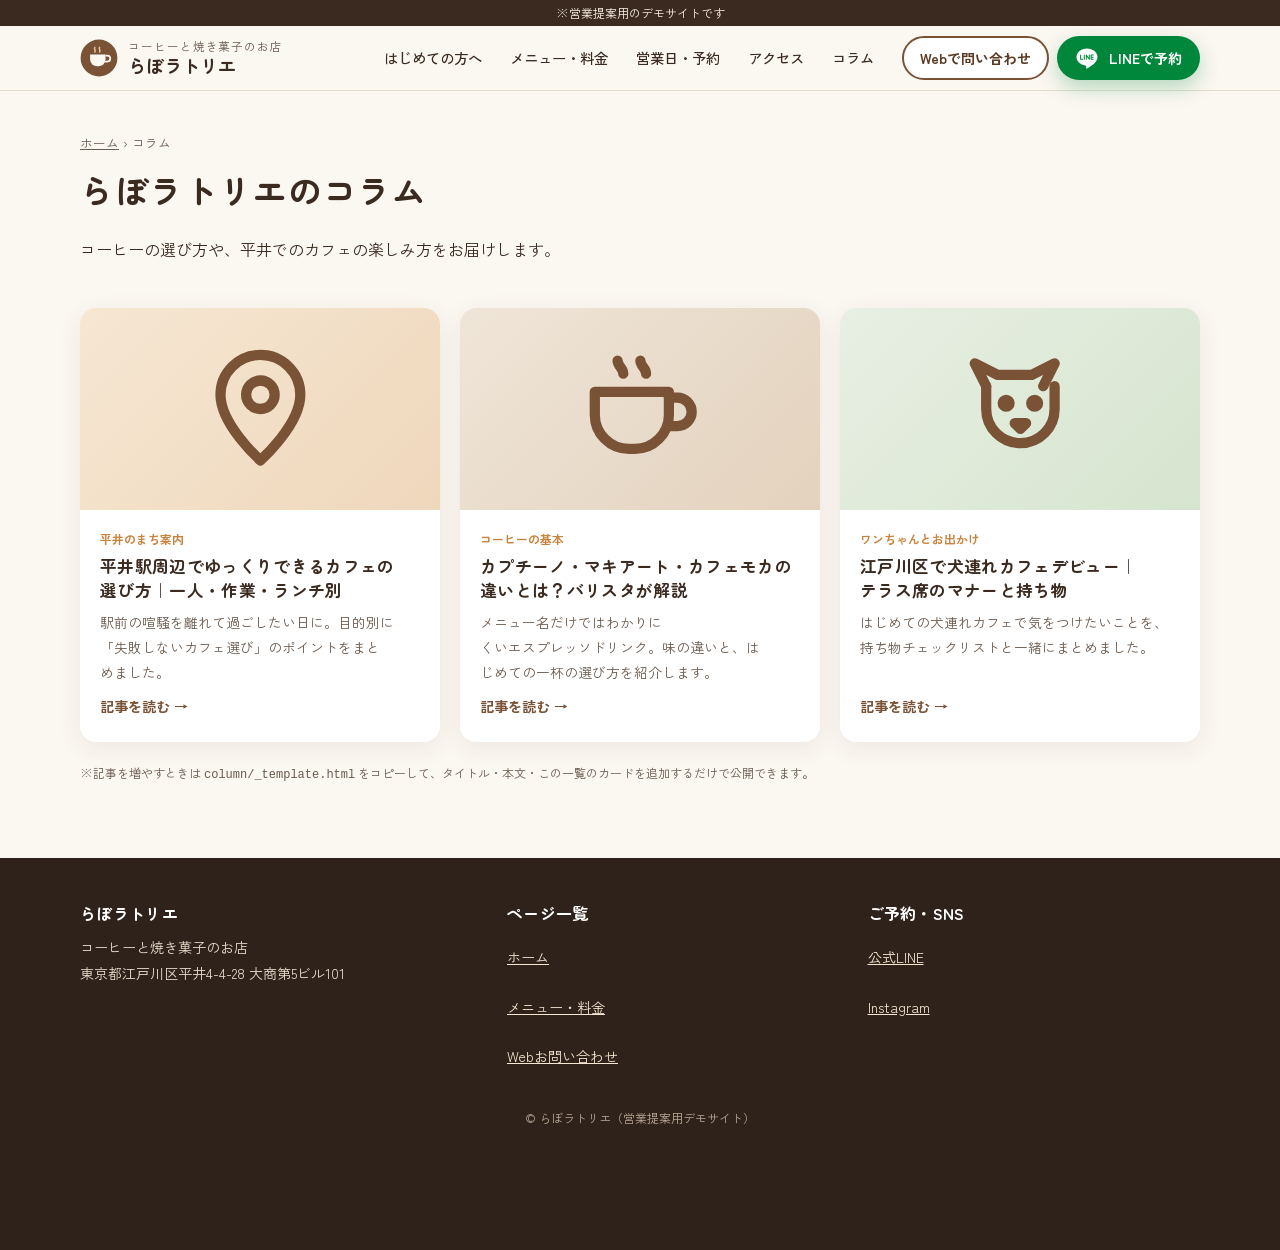
<file: column/index.html>
<!doctype html>
<html lang="ja">
<head>
<meta charset="utf-8">
<meta name="viewport" content="width=device-width, initial-scale=1">
<title>コラム一覧｜らぼラトリエ（平井のカフェ）</title>
<meta name="description" content="平井のカフェ「らぼラトリエ」のコラム。平井駅周辺のカフェの選び方、エスプレッソドリンクの違い、犬連れカフェのマナーなど、カフェをもっと楽しむための情報をお届けします。">
<link rel="canonical" href="https://example.com/column/">
<link rel="icon" href="../assets/favicon.svg" type="image/svg+xml">
<link rel="preconnect" href="https://fonts.googleapis.com">
<link rel="preconnect" href="https://fonts.gstatic.com" crossorigin>
<link href="https://fonts.googleapis.com/css2?family=Zen+Kaku+Gothic+New:wght@400;500;700&family=Zen+Maru+Gothic:wght@500;700&display=swap" rel="stylesheet">
<link rel="stylesheet" href="../css/style.css">
<meta name="robots" content="noindex, nofollow">
</head>
<body>
<a class="skip-link" href="#main">本文へスキップ</a>
<div class="demo-banner">※営業提案用のデモサイトです</div>
<header class="site-header">
  <div class="container header-inner">
    <a class="logo" href="../index.html" aria-label="らぼラトリエ トップへ">
      <img class="logo-mark" src="../assets/favicon.svg" alt="" width="38" height="38">
      <span class="logo-text"><small>コーヒーと焼き菓子のお店</small><strong>らぼラトリエ</strong></span>
    </a>
    <button class="menu-toggle" type="button" aria-expanded="false" aria-controls="global-nav" aria-label="メニューを開く"><span></span><span></span><span></span></button>
    <nav class="global-nav" id="global-nav" aria-label="メインメニュー">
      <ul>
        <li><a href="../index.html#first">はじめての方へ</a></li>
        <li><a href="../index.html#menu">メニュー・料金</a></li>
        <li><a href="../index.html#schedule">営業日・予約</a></li>
        <li><a href="../index.html#access">アクセス</a></li>
        <li><a href="index.html" aria-current="page">コラム</a></li>
      </ul>
      <div class="nav-cta">
        <a class="btn btn-line btn-block" href="https://lin.ee/v6YUKbI" target="_blank" rel="noopener" data-cta="line"><svg class="ico" aria-hidden="true"><use href="../assets/icons.svg#i-line"/></svg>LINEで来店予約</a>
        <a class="btn btn-form btn-block" href="../contact.html"><svg class="ico" aria-hidden="true"><use href="../assets/icons.svg#i-mail"/></svg>Webフォームで問い合わせ</a>
      </div>
    </nav>
    <div class="header-cta">
      <a class="btn btn-form btn-sm" href="../contact.html">Webで問い合わせ</a>
      <a class="btn btn-line btn-sm" href="https://lin.ee/v6YUKbI" target="_blank" rel="noopener" data-cta="line"><svg class="ico" aria-hidden="true"><use href="../assets/icons.svg#i-line"/></svg>LINEで予約</a>
    </div>
  </div>
</header>

<main id="main">
  <div class="page-hero">
    <div class="container">
      <nav class="breadcrumb" aria-label="パンくずリスト"><ol><li><a href="../index.html">ホーム</a></li><li aria-current="page">コラム</li></ol></nav>
      <h1>らぼラトリエのコラム</h1>
      <p>コーヒーの選び方や、平井でのカフェの楽しみ方をお届けします。</p>
    </div>
  </div>
  <div class="container">
    <div class="column-grid">
      <a class="column-card" href="hirai-cafe-guide.html">
        <div class="column-thumb thumb-1" aria-hidden="true"><svg><use href="../assets/icons.svg#i-pin"/></svg></div>
        <div class="column-body"><span class="cat">平井のまち案内</span><h2 style="font-size:1.05rem;margin:4px 0 8px">平井駅周辺でゆっくりできるカフェの選び方｜一人・作業・ランチ別</h2><p>駅前の喧騒を離れて過ごしたい日に。目的別に「失敗しないカフェ選び」のポイントをまとめました。</p><span class="more">記事を読む →</span></div>
      </a>
      <a class="column-card" href="espresso-guide.html">
        <div class="column-thumb thumb-2" aria-hidden="true"><svg><use href="../assets/icons.svg#i-cup"/></svg></div>
        <div class="column-body"><span class="cat">コーヒーの基本</span><h2 style="font-size:1.05rem;margin:4px 0 8px">カプチーノ・マキアート・カフェモカの違いとは？バリスタが解説</h2><p>メニュー名だけではわかりにくいエスプレッソドリンク。味の違いと、はじめての一杯の選び方を紹介します。</p><span class="more">記事を読む →</span></div>
      </a>
      <a class="column-card" href="dog-terrace.html">
        <div class="column-thumb thumb-3" aria-hidden="true"><svg><use href="../assets/icons.svg#i-dog"/></svg></div>
        <div class="column-body"><span class="cat">ワンちゃんとお出かけ</span><h2 style="font-size:1.05rem;margin:4px 0 8px">江戸川区で犬連れカフェデビュー｜テラス席のマナーと持ち物</h2><p>はじめての犬連れカフェで気をつけたいことを、持ち物チェックリストと一緒にまとめました。</p><span class="more">記事を読む →</span></div>
      </a>
    </div>
    <p class="demo-note" style="margin-top:20px">※記事を増やすときは <code>column/_template.html</code> をコピーして、タイトル・本文・この一覧のカードを追加するだけで公開できます。</p>
  </div>
</main>

<footer class="site-footer">
  <div class="container footer-grid">
    <div><h2>らぼラトリエ</h2><p>コーヒーと焼き菓子のお店<br>東京都江戸川区平井4-4-28 大商第5ビル101</p></div>
    <div><h2>ページ一覧</h2><ul><li><a href="../index.html">ホーム</a></li><li><a href="../index.html#menu">メニュー・料金</a></li><li><a href="../contact.html">Webお問い合わせ</a></li></ul></div>
    <div><h2>ご予約・SNS</h2><ul><li><a href="https://lin.ee/v6YUKbI" target="_blank" rel="noopener">公式LINE</a></li><li><a href="https://www.instagram.com/caffe_labo_ratorie/" target="_blank" rel="noopener">Instagram</a></li></ul></div>
  </div>
  <p class="copyright">© らぼラトリエ（営業提案用デモサイト）</p>
</footer>
<div class="sticky-cta" id="sticky-cta">
  <a class="btn btn-line" href="https://lin.ee/v6YUKbI" target="_blank" rel="noopener" data-cta="line"><svg class="ico" aria-hidden="true"><use href="../assets/icons.svg#i-line"/></svg>LINEで予約</a>
  <a class="btn btn-form" href="../contact.html"><svg class="ico" aria-hidden="true"><use href="../assets/icons.svg#i-mail"/></svg>Web問合せ</a>
</div>
<script src="../js/main.js" defer></script>
</body>
</html>
</file>
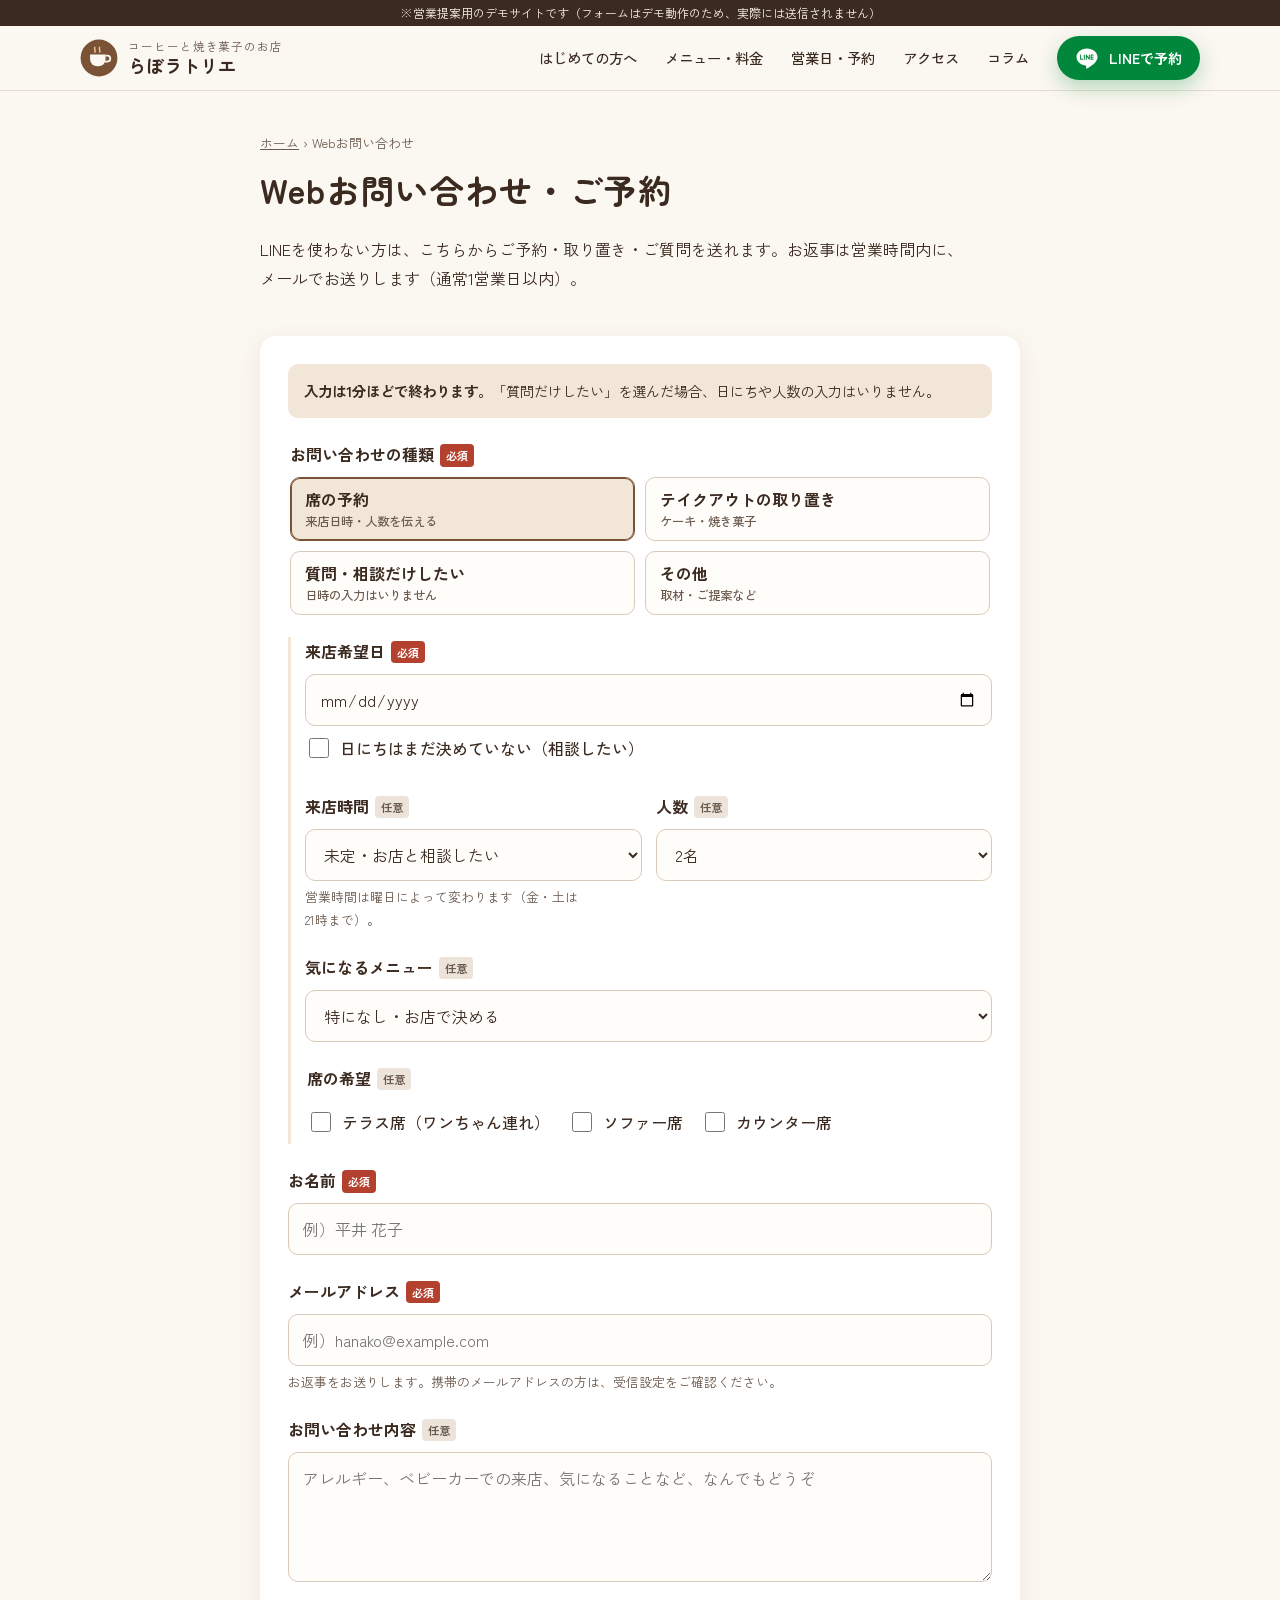
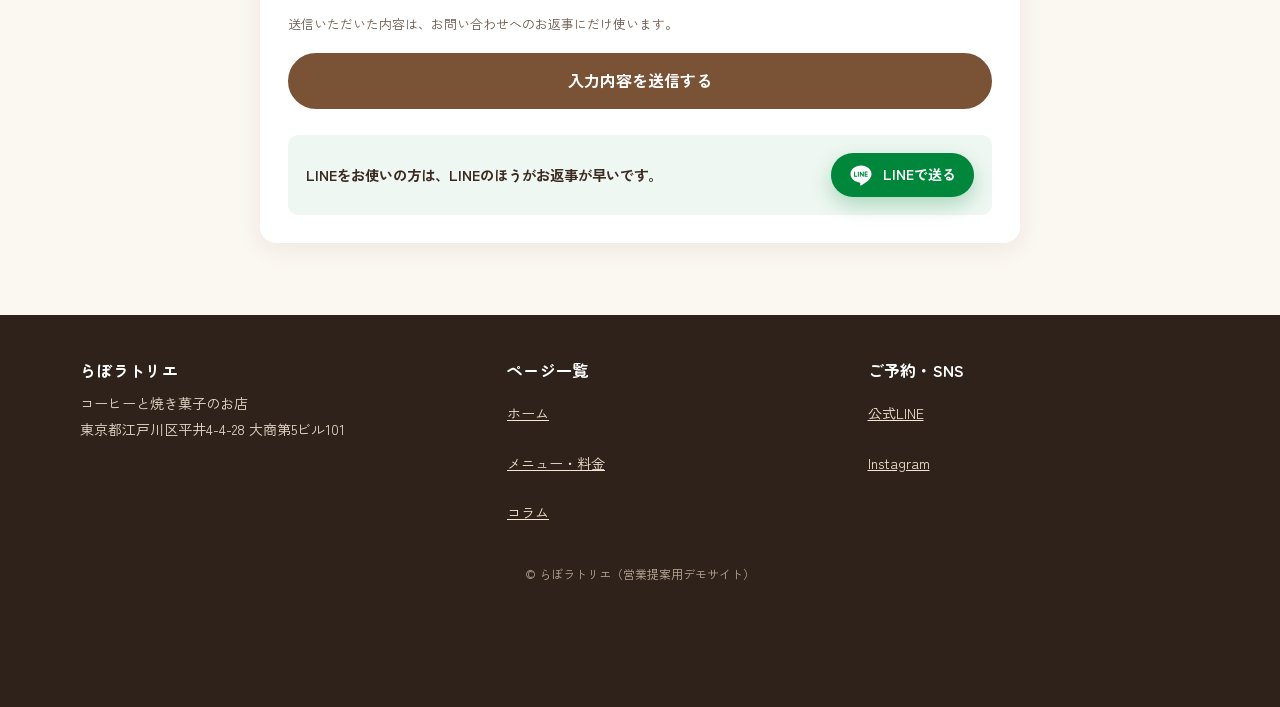
<file: contact.html>
<!doctype html>
<html lang="ja">
<head>
<meta charset="utf-8">
<meta name="viewport" content="width=device-width, initial-scale=1">
<title>Webお問い合わせ・ご予約｜らぼラトリエ（平井のカフェ）</title>
<meta name="description" content="らぼラトリエへのご予約・テイクアウトの取り置き・ご質問は、LINEを使わない方もこちらのWebフォームから送れます。質問だけの場合、希望日時の入力はいりません。">
<link rel="icon" href="assets/favicon.svg" type="image/svg+xml">
<link rel="preconnect" href="https://fonts.googleapis.com">
<link rel="preconnect" href="https://fonts.gstatic.com" crossorigin>
<link href="https://fonts.googleapis.com/css2?family=Zen+Kaku+Gothic+New:wght@400;500;700&family=Zen+Maru+Gothic:wght@500;700&display=swap" rel="stylesheet">
<link rel="stylesheet" href="css/style.css">
<meta name="robots" content="noindex, nofollow">
</head>
<body>
<a class="skip-link" href="#main">本文へスキップ</a>
<div class="demo-banner">※営業提案用のデモサイトです（フォームはデモ動作のため、実際には送信されません）</div>

<header class="site-header">
  <div class="container header-inner">
    <a class="logo" href="index.html" aria-label="らぼラトリエ トップへ">
      <img class="logo-mark" src="assets/favicon.svg" alt="" width="38" height="38">
      <span class="logo-text"><small>コーヒーと焼き菓子のお店</small><strong>らぼラトリエ</strong></span>
    </a>
    <button class="menu-toggle" type="button" aria-expanded="false" aria-controls="global-nav" aria-label="メニューを開く"><span></span><span></span><span></span></button>
    <nav class="global-nav" id="global-nav" aria-label="メインメニュー">
      <ul>
        <li><a href="index.html#first">はじめての方へ</a></li>
        <li><a href="index.html#menu">メニュー・料金</a></li>
        <li><a href="index.html#schedule">営業日・予約</a></li>
        <li><a href="index.html#access">アクセス</a></li>
        <li><a href="column/index.html">コラム</a></li>
      </ul>
      <div class="nav-cta">
        <a class="btn btn-line btn-block" href="https://lin.ee/v6YUKbI" target="_blank" rel="noopener" data-cta="line"><svg class="ico" aria-hidden="true"><use href="assets/icons.svg#i-line"/></svg>LINEで来店予約</a>
      </div>
    </nav>
    <div class="header-cta">
      <a class="btn btn-line btn-sm" href="https://lin.ee/v6YUKbI" target="_blank" rel="noopener" data-cta="line"><svg class="ico" aria-hidden="true"><use href="assets/icons.svg#i-line"/></svg>LINEで予約</a>
    </div>
  </div>
</header>

<main id="main">
  <div class="page-hero">
    <div class="narrow">
      <nav class="breadcrumb" aria-label="パンくずリスト"><ol><li><a href="index.html">ホーム</a></li><li aria-current="page">Webお問い合わせ</li></ol></nav>
      <h1>Webお問い合わせ・ご予約</h1>
      <p>LINEを使わない方は、こちらからご予約・取り置き・ご質問を送れます。お返事は営業時間内に、メールでお送りします（通常1営業日以内）。</p>
    </div>
  </div>

  <div class="narrow">
    <form class="form-card" id="contact-form" novalidate data-endpoint="">
      <div class="form-intro"><strong>入力は1分ほどで終わります。</strong>「質問だけしたい」を選んだ場合、日にちや人数の入力はいりません。</div>
      <div class="form-alert" id="form-alert" role="alert" tabindex="-1"></div>

      <fieldset class="field" id="f-type">
        <legend>お問い合わせの種類<span class="req">必須</span></legend>
        <div class="type-options">
          <label class="type-option"><input type="radio" name="type" value="reserve" checked><span>席の予約<small>来店日時・人数を伝える</small></span></label>
          <label class="type-option"><input type="radio" name="type" value="takeout"><span>テイクアウトの取り置き<small>ケーキ・焼き菓子</small></span></label>
          <label class="type-option"><input type="radio" name="type" value="question"><span>質問・相談だけしたい<small>日時の入力はいりません</small></span></label>
          <label class="type-option"><input type="radio" name="type" value="other"><span>その他<small>取材・ご提案など</small></span></label>
        </div>
      </fieldset>

      <!-- 席の予約 -->
      <div class="conditional" data-show="reserve">
        <div class="field" id="f-date">
          <label for="date">来店希望日<span class="req">必須</span></label>
          <input type="date" id="date" name="date">
          <div class="inline-options"><label><input type="checkbox" id="date-undecided" name="dateUndecided" value="1">日にちはまだ決めていない（相談したい）</label></div>
          <p class="date-warning" id="date-warning" hidden></p>
          <p class="error-msg" id="date-err">来店希望日を選ぶか、「まだ決めていない」にチェックしてください。</p>
        </div>
        <div class="two-col">
          <div class="field" id="f-time">
            <label for="time">来店時間<span class="opt">任意</span></label>
            <select id="time" name="time">
              <option value="undecided">未定・お店と相談したい</option>
            </select>
            <p class="hint">営業時間は曜日によって変わります（金・土は21時まで）。</p>
          </div>
          <div class="field" id="f-people">
            <label for="people">人数<span class="opt">任意</span></label>
            <select id="people" name="people">
              <option value="未定">未定</option>
              <option value="1">1名</option>
              <option value="2" selected>2名</option>
              <option value="3">3名</option>
              <option value="4">4名</option>
              <option value="5">5名</option>
              <option value="6">6名</option>
              <option value="7以上">7名以上（要相談）</option>
            </select>
          </div>
        </div>
        <div class="field" id="f-menu">
          <label for="menu">気になるメニュー<span class="opt">任意</span></label>
          <select id="menu" name="menu">
            <option value="">特になし・お店で決める</option>
            <option value="cake-set">ケーキセット</option>
            <option value="curry">自家製スパイスカレー</option>
            <option value="pasta">生パスタランチ</option>
            <option value="pork-bowl">低温調理ブランド豚の丼</option>
            <option value="morning">モーニングセット</option>
            <option value="night">夜のちょい飲みセット</option>
          </select>
        </div>
        <fieldset class="field">
          <legend>席の希望<span class="opt">任意</span></legend>
          <div class="inline-options">
            <label><input type="checkbox" name="seat" value="テラス席（ワンちゃん連れ）">テラス席（ワンちゃん連れ）</label>
            <label><input type="checkbox" name="seat" value="ソファー席">ソファー席</label>
            <label><input type="checkbox" name="seat" value="カウンター席">カウンター席</label>
          </div>
        </fieldset>
      </div>

      <!-- テイクアウト -->
      <div class="conditional" data-show="takeout" hidden>
        <div class="field" id="f-pickup">
          <label for="pickup">受け取り希望日<span class="req">必須</span></label>
          <input type="date" id="pickup" name="pickup">
          <div class="inline-options"><label><input type="checkbox" id="pickup-undecided" name="pickupUndecided" value="1">まだ決めていない（相談したい）</label></div>
          <p class="date-warning" id="pickup-warning" hidden></p>
          <p class="error-msg">受け取り希望日を選ぶか、「まだ決めていない」にチェックしてください。</p>
        </div>
        <div class="field" id="f-items">
          <label for="items">ほしい商品と個数<span class="req">必須</span></label>
          <textarea id="items" name="items" placeholder="例）チーズケーキ 2個、くるみブラウニー 3個&#10;（種類がわからない場合は「おまかせで4個」でもOKです）"></textarea>
          <p class="error-msg">ほしい商品と個数を入力してください（「おまかせ」でも大丈夫です）。</p>
        </div>
      </div>

      <div class="field" id="f-name">
        <label for="name">お名前<span class="req">必須</span></label>
        <input type="text" id="name" name="name" autocomplete="name" placeholder="例）平井 花子">
        <p class="error-msg">お名前を入力してください（ニックネームでも大丈夫です）。</p>
      </div>
      <div class="field" id="f-email">
        <label for="email">メールアドレス<span class="req">必須</span></label>
        <input type="email" id="email" name="email" autocomplete="email" inputmode="email" placeholder="例）hanako@example.com">
        <p class="hint">お返事をお送りします。携帯のメールアドレスの方は、受信設定をご確認ください。</p>
        <p class="error-msg" id="email-err">メールアドレスを正しく入力してください。</p>
      </div>
      <div class="field" id="f-message">
        <label for="message">お問い合わせ内容<span class="opt" id="message-badge">任意</span></label>
        <textarea id="message" name="message" placeholder="アレルギー、ベビーカーでの来店、気になることなど、なんでもどうぞ"></textarea>
        <p class="error-msg">お問い合わせ内容を入力してください。</p>
      </div>

      <p class="privacy">送信いただいた内容は、お問い合わせへのお返事にだけ使います。</p>
      <button type="submit" class="btn btn-form btn-block" id="submit-btn" style="background:var(--brand);color:#fff;border-color:var(--brand)">入力内容を送信する</button>

      <div class="alt-line">
        <p>LINEをお使いの方は、LINEのほうがお返事が早いです。</p>
        <a class="btn btn-line btn-sm" href="https://lin.ee/v6YUKbI" target="_blank" rel="noopener" data-cta="line"><svg class="ico" aria-hidden="true"><use href="assets/icons.svg#i-line"/></svg>LINEで送る</a>
      </div>
      <noscript><p class="form-alert show">このフォームを使うにはJavaScriptを有効にしてください。または公式LINEからご連絡ください。</p></noscript>
    </form>
  </div>
</main>

<footer class="site-footer">
  <div class="container footer-grid">
    <div><h2>らぼラトリエ</h2><p>コーヒーと焼き菓子のお店<br>東京都江戸川区平井4-4-28 大商第5ビル101</p></div>
    <div><h2>ページ一覧</h2><ul><li><a href="index.html">ホーム</a></li><li><a href="index.html#menu">メニュー・料金</a></li><li><a href="column/index.html">コラム</a></li></ul></div>
    <div><h2>ご予約・SNS</h2><ul><li><a href="https://lin.ee/v6YUKbI" target="_blank" rel="noopener">公式LINE</a></li><li><a href="https://www.instagram.com/caffe_labo_ratorie/" target="_blank" rel="noopener">Instagram</a></li></ul></div>
  </div>
  <p class="copyright">© らぼラトリエ（営業提案用デモサイト）</p>
</footer>

<script src="js/main.js" defer></script>
<script src="js/contact.js" defer></script>
</body>
</html>
</file>
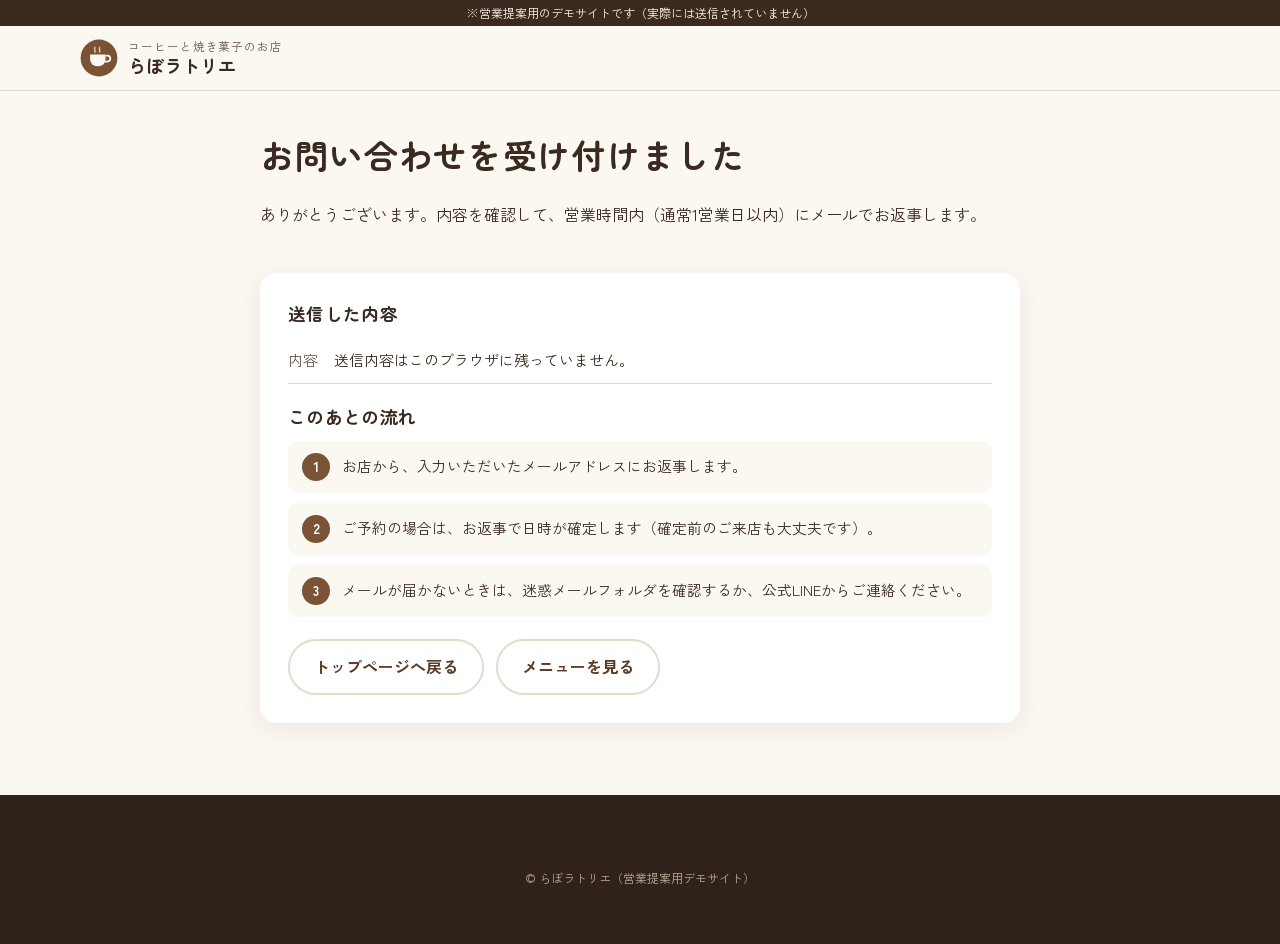
<file: thanks.html>
<!doctype html>
<html lang="ja">
<head>
<meta charset="utf-8">
<meta name="viewport" content="width=device-width, initial-scale=1">
<title>送信が完了しました｜らぼラトリエ</title>
<meta name="robots" content="noindex">
<link rel="icon" href="assets/favicon.svg" type="image/svg+xml">
<link rel="preconnect" href="https://fonts.googleapis.com">
<link rel="preconnect" href="https://fonts.gstatic.com" crossorigin>
<link href="https://fonts.googleapis.com/css2?family=Zen+Kaku+Gothic+New:wght@400;500;700&family=Zen+Maru+Gothic:wght@500;700&display=swap" rel="stylesheet">
<link rel="stylesheet" href="css/style.css">
</head>
<body>
<div class="demo-banner">※営業提案用のデモサイトです（実際には送信されていません）</div>
<header class="site-header">
  <div class="container header-inner">
    <a class="logo" href="index.html" aria-label="らぼラトリエ トップへ">
      <img class="logo-mark" src="assets/favicon.svg" alt="" width="38" height="38">
      <span class="logo-text"><small>コーヒーと焼き菓子のお店</small><strong>らぼラトリエ</strong></span>
    </a>
  </div>
</header>

<main id="main">
  <div class="page-hero">
    <div class="narrow">
      <h1>お問い合わせを受け付けました</h1>
      <p>ありがとうございます。内容を確認して、営業時間内（通常1営業日以内）にメールでお返事します。</p>
    </div>
  </div>
  <div class="narrow">
    <div class="form-card">
      <h2 style="font-size:1.1rem">送信した内容</h2>
      <dl class="summary-list" id="summary"><dt>内容</dt><dd>送信内容はこのブラウザに残っていません。</dd></dl>
      <h2 style="font-size:1.1rem">このあとの流れ</h2>
      <ol class="steps">
        <li>お店から、入力いただいたメールアドレスにお返事します。</li>
        <li>ご予約の場合は、お返事で日時が確定します（確定前のご来店も大丈夫です）。</li>
        <li>メールが届かないときは、迷惑メールフォルダを確認するか、公式LINEからご連絡ください。</li>
      </ol>
      <div class="cta-pair">
        <a class="btn btn-ghost" href="index.html">トップページへ戻る</a>
        <a class="btn btn-ghost" href="index.html#menu">メニューを見る</a>
      </div>
    </div>
  </div>
</main>

<footer class="site-footer" style="padding-bottom:44px">
  <p class="copyright">© らぼラトリエ（営業提案用デモサイト）</p>
</footer>
<script>
(function () {
  var rows = null;
  try { rows = JSON.parse(sessionStorage.getItem('labo-inquiry')); } catch (e) {}
  if (!rows || !rows.length) return;
  var dl = document.getElementById('summary');
  dl.innerHTML = '';
  rows.forEach(function (r) {
    var dt = document.createElement('dt'); dt.textContent = r[0];
    var dd = document.createElement('dd'); dd.textContent = r[1];
    dl.appendChild(dt); dl.appendChild(dd);
  });
})();
</script>
</body>
</html>
</file>
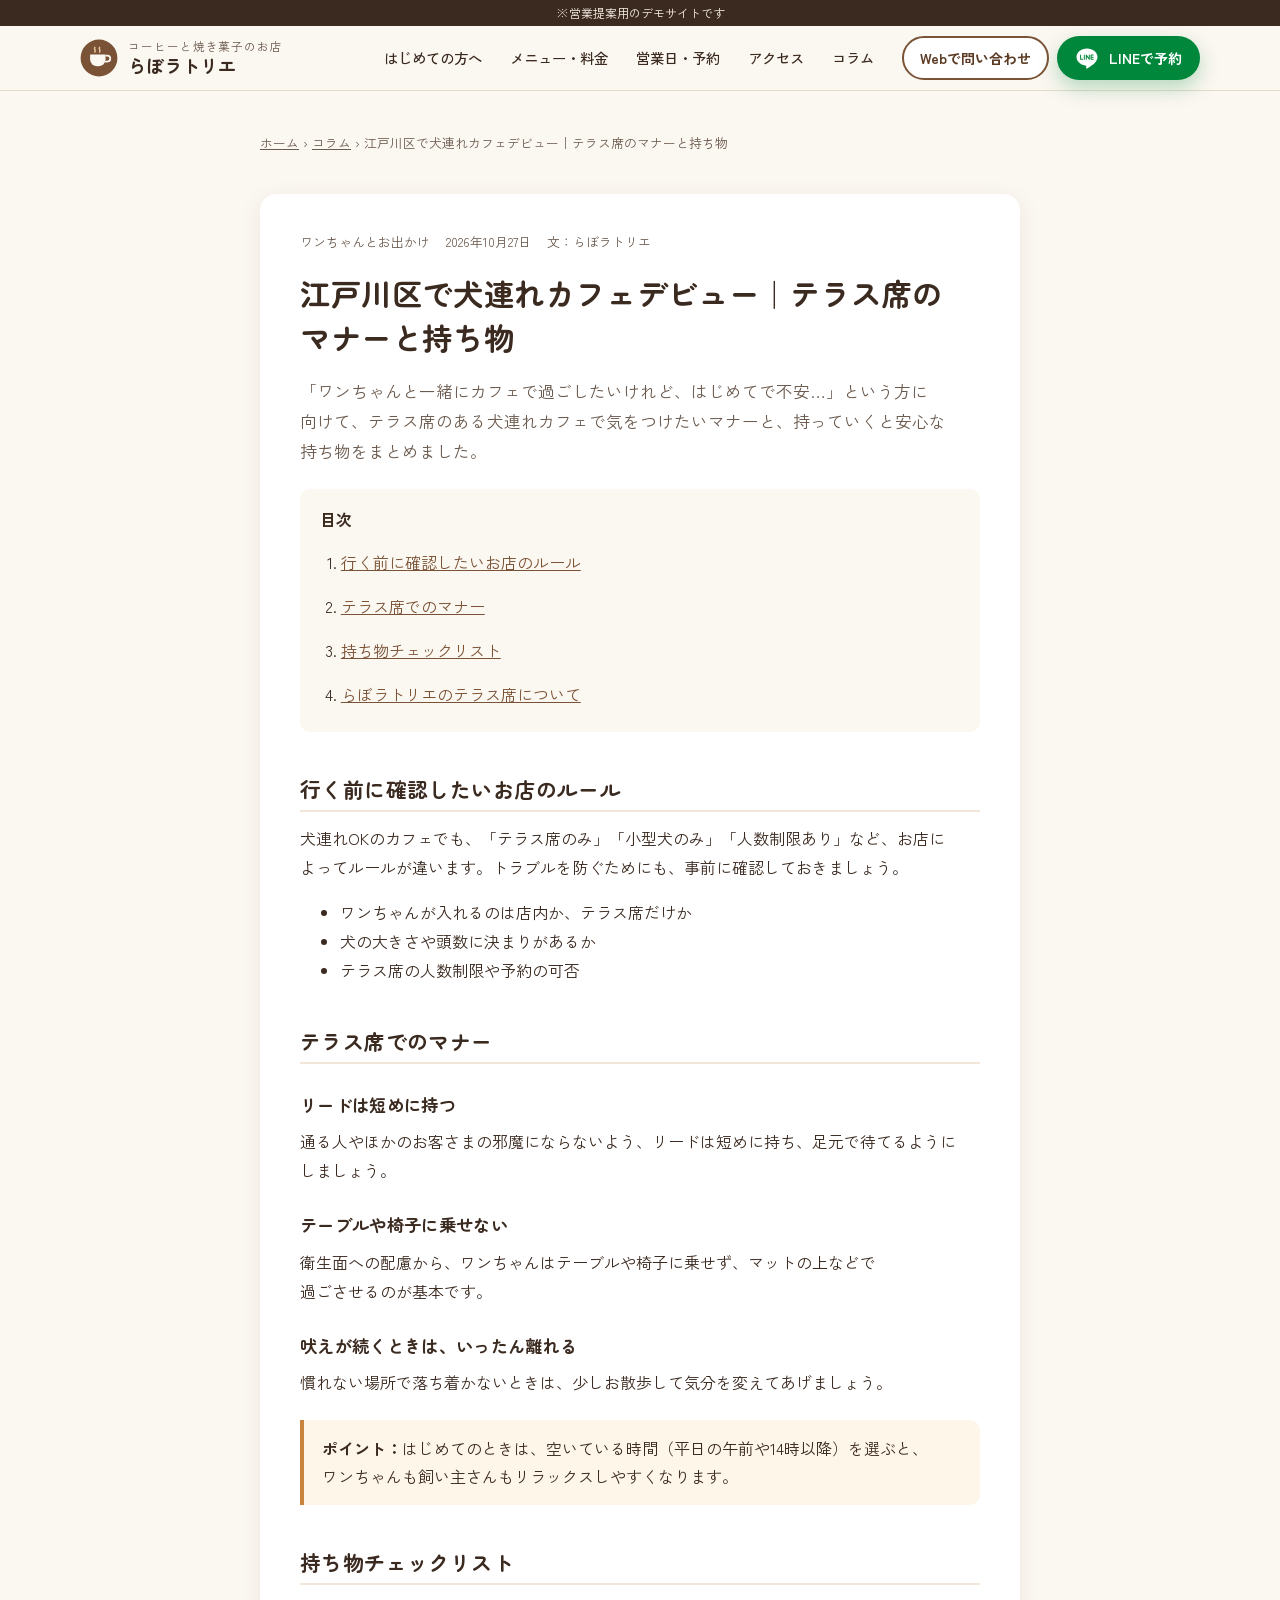
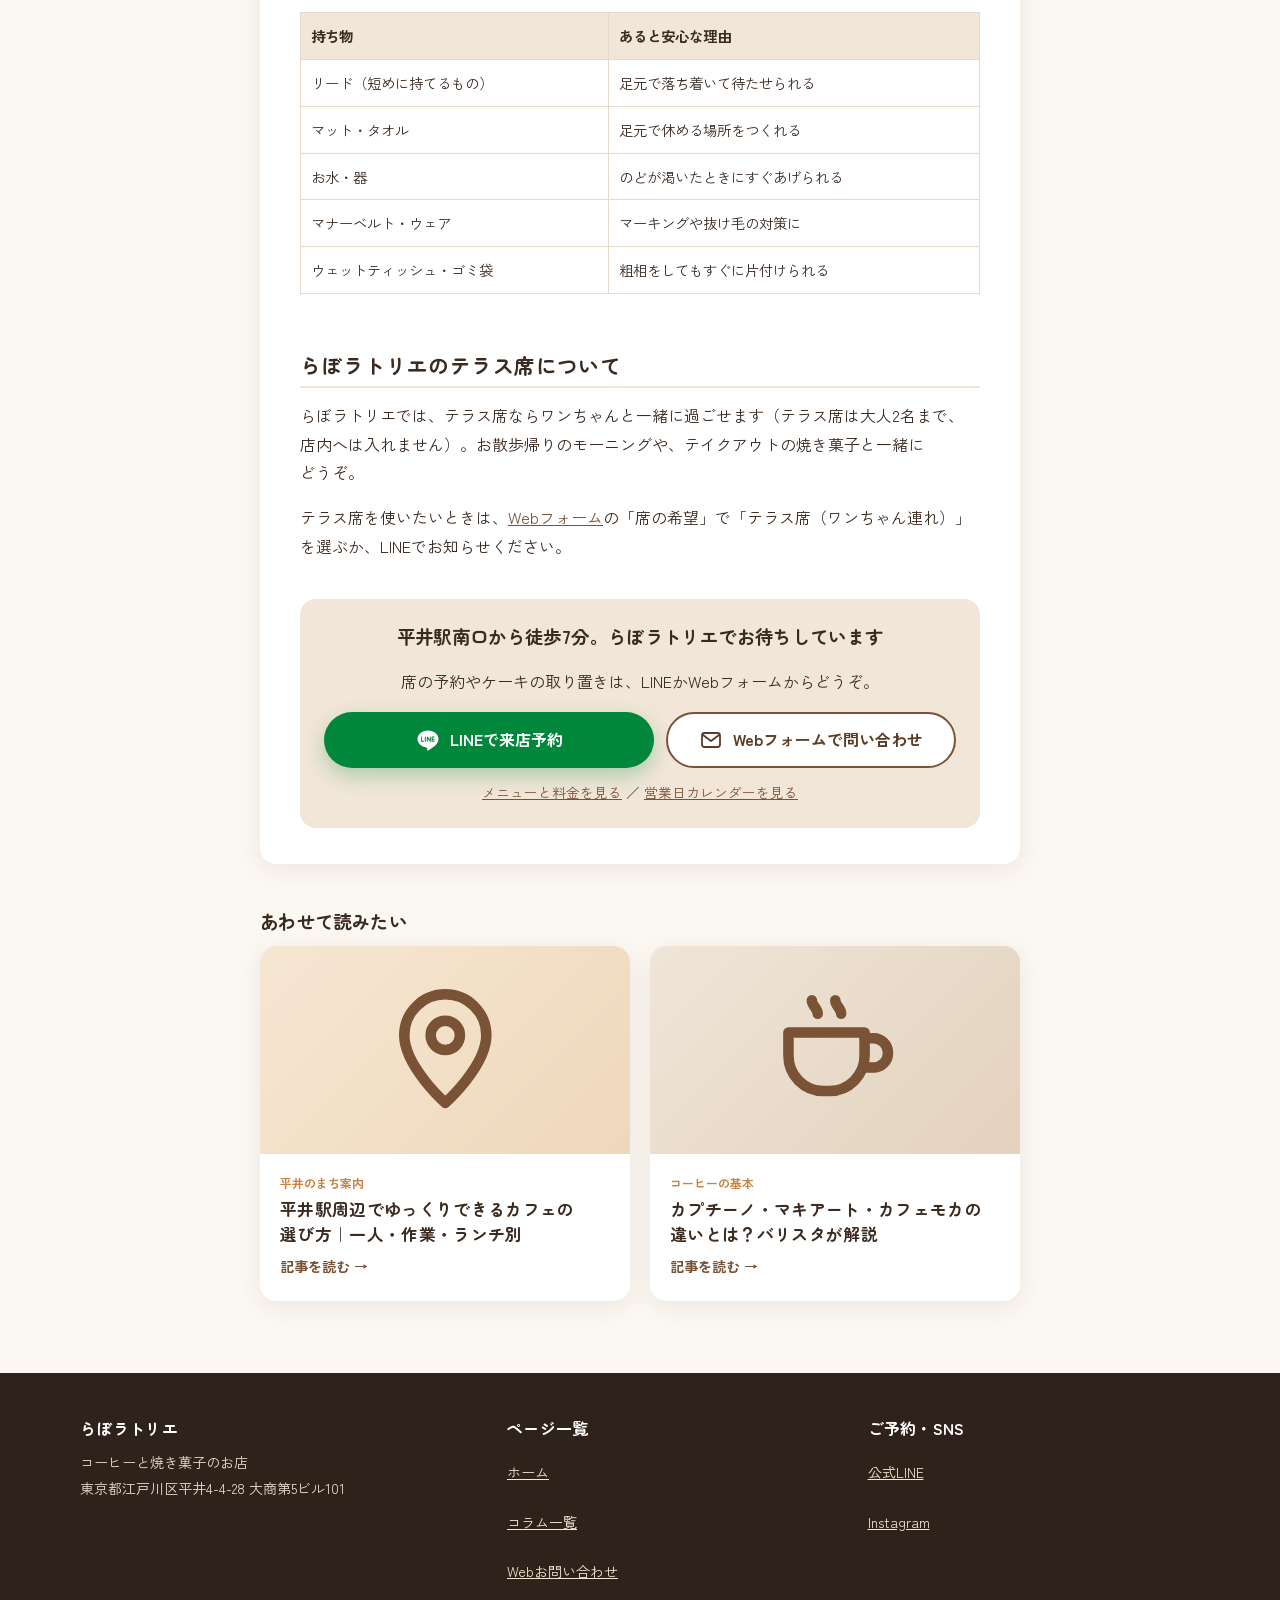
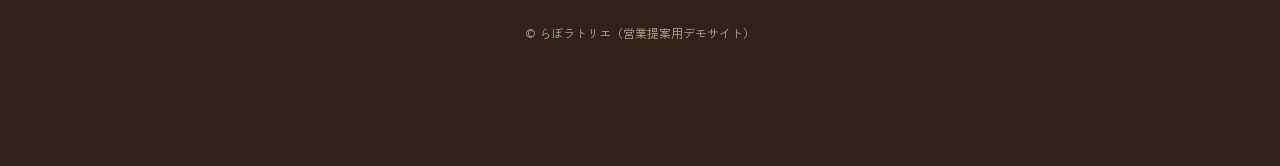
<file: column/dog-terrace.html>
<!doctype html>
<html lang="ja">
<head>
<meta charset="utf-8">
<meta name="viewport" content="width=device-width, initial-scale=1">
<title>江戸川区で犬連れカフェデビュー｜テラス席のマナーと持ち物｜らぼラトリエ</title>
<meta name="description" content="はじめて犬連れでカフェに行く方へ。行く前に確認したいお店のルール、テラス席でのマナー、持っていくと安心な持ち物チェックリストをまとめました。">
<link rel="canonical" href="https://example.com/column/dog-terrace.html">
<meta property="og:type" content="article">
<meta property="og:title" content="江戸川区で犬連れカフェデビュー｜テラス席のマナーと持ち物">
<meta property="og:description" content="はじめて犬連れでカフェに行く方へ。行く前に確認したいお店のルール、テラス席でのマナー、持っていくと安心な持ち物チェックリストをまとめました。">
<link rel="icon" href="../assets/favicon.svg" type="image/svg+xml">
<link rel="preconnect" href="https://fonts.googleapis.com">
<link rel="preconnect" href="https://fonts.gstatic.com" crossorigin>
<link href="https://fonts.googleapis.com/css2?family=Zen+Kaku+Gothic+New:wght@400;500;700&family=Zen+Maru+Gothic:wght@500;700&display=swap" rel="stylesheet">
<link rel="stylesheet" href="../css/style.css">
<script type="application/ld+json">
{
  "@context": "https://schema.org",
  "@graph": [
    { "@type": "Article", "headline": "江戸川区で犬連れカフェデビュー｜テラス席のマナーと持ち物", "description": "はじめて犬連れでカフェに行く方へ。行く前に確認したいお店のルール、テラス席でのマナー、持っていくと安心な持ち物チェックリストをまとめました。", "datePublished": "2026-10-27", "dateModified": "2026-10-27",
      "author": { "@type": "Organization", "name": "らぼラトリエ" }, "publisher": { "@type": "Organization", "name": "らぼラトリエ" },
      "mainEntityOfPage": "https://example.com/column/dog-terrace.html" },
    { "@type": "BreadcrumbList", "itemListElement": [
      { "@type": "ListItem", "position": 1, "name": "ホーム", "item": "https://example.com/" },
      { "@type": "ListItem", "position": 2, "name": "コラム", "item": "https://example.com/column/" },
      { "@type": "ListItem", "position": 3, "name": "江戸川区で犬連れカフェデビュー｜テラス席のマナーと持ち物" } ] }
  ]
}
</script>
<meta name="robots" content="noindex, nofollow">
</head>
<body>
<a class="skip-link" href="#main">本文へスキップ</a>
<div class="demo-banner">※営業提案用のデモサイトです</div>
<header class="site-header">
  <div class="container header-inner">
    <a class="logo" href="../index.html" aria-label="らぼラトリエ トップへ">
      <img class="logo-mark" src="../assets/favicon.svg" alt="" width="38" height="38">
      <span class="logo-text"><small>コーヒーと焼き菓子のお店</small><strong>らぼラトリエ</strong></span>
    </a>
    <button class="menu-toggle" type="button" aria-expanded="false" aria-controls="global-nav" aria-label="メニューを開く"><span></span><span></span><span></span></button>
    <nav class="global-nav" id="global-nav" aria-label="メインメニュー">
      <ul>
        <li><a href="../index.html#first">はじめての方へ</a></li>
        <li><a href="../index.html#menu">メニュー・料金</a></li>
        <li><a href="../index.html#schedule">営業日・予約</a></li>
        <li><a href="../index.html#access">アクセス</a></li>
        <li><a href="index.html">コラム</a></li>
      </ul>
      <div class="nav-cta">
        <a class="btn btn-line btn-block" href="https://lin.ee/v6YUKbI" target="_blank" rel="noopener" data-cta="line"><svg class="ico" aria-hidden="true"><use href="../assets/icons.svg#i-line"/></svg>LINEで来店予約</a>
        <a class="btn btn-form btn-block" href="../contact.html"><svg class="ico" aria-hidden="true"><use href="../assets/icons.svg#i-mail"/></svg>Webフォームで問い合わせ</a>
      </div>
    </nav>
    <div class="header-cta">
      <a class="btn btn-form btn-sm" href="../contact.html">Webで問い合わせ</a>
      <a class="btn btn-line btn-sm" href="https://lin.ee/v6YUKbI" target="_blank" rel="noopener" data-cta="line"><svg class="ico" aria-hidden="true"><use href="../assets/icons.svg#i-line"/></svg>LINEで予約</a>
    </div>
  </div>
</header>

<main id="main">
  <div class="page-hero">
    <div class="narrow">
      <nav class="breadcrumb" aria-label="パンくずリスト"><ol><li><a href="../index.html">ホーム</a></li><li><a href="index.html">コラム</a></li><li aria-current="page">江戸川区で犬連れカフェデビュー｜テラス席のマナーと持ち物</li></ol></nav>
    </div>
  </div>
  <div class="narrow">
    <article class="article">
      <div class="article-meta"><span>ワンちゃんとお出かけ</span><time datetime="2026-10-27">2026年10月27日</time><span>文：らぼラトリエ</span></div>
      <h1 style="font-size:clamp(1.35rem,1.1rem + 1.2vw,1.9rem)">江戸川区で犬連れカフェデビュー｜テラス席のマナーと持ち物</h1>
      <!-- ▼ 本文：導入文 → 目次 → h2 見出しごとの本文 -->
      <p class="lead">「ワンちゃんと一緒にカフェで過ごしたいけれど、はじめてで不安…」という方に向けて、テラス席のある犬連れカフェで気をつけたいマナーと、持っていくと安心な持ち物をまとめました。</p>
      <nav class="toc" aria-label="目次"><p>目次</p><ol>
        <li><a href="#sec1">行く前に確認したいお店のルール</a></li>
        <li><a href="#sec2">テラス席でのマナー</a></li>
        <li><a href="#sec3">持ち物チェックリスト</a></li>
        <li><a href="#sec4">らぼラトリエのテラス席について</a></li>
      </ol></nav>

      <h2 id="sec1">行く前に確認したいお店のルール</h2>
      <p>犬連れOKのカフェでも、「テラス席のみ」「小型犬のみ」「人数制限あり」など、お店によってルールが違います。トラブルを防ぐためにも、事前に確認しておきましょう。</p>
      <ul>
        <li>ワンちゃんが入れるのは店内か、テラス席だけか</li>
        <li>犬の大きさや頭数に決まりがあるか</li>
        <li>テラス席の人数制限や予約の可否</li>
      </ul>

      <h2 id="sec2">テラス席でのマナー</h2>
      <h3>リードは短めに持つ</h3>
      <p>通る人やほかのお客さまの邪魔にならないよう、リードは短めに持ち、足元で待てるようにしましょう。</p>
      <h3>テーブルや椅子に乗せない</h3>
      <p>衛生面への配慮から、ワンちゃんはテーブルや椅子に乗せず、マットの上などで過ごさせるのが基本です。</p>
      <h3>吠えが続くときは、いったん離れる</h3>
      <p>慣れない場所で落ち着かないときは、少しお散歩して気分を変えてあげましょう。</p>
      <div class="point-box"><p><strong>ポイント：</strong>はじめてのときは、空いている時間（平日の午前や14時以降）を選ぶと、ワンちゃんも飼い主さんもリラックスしやすくなります。</p></div>

      <h2 id="sec3">持ち物チェックリスト</h2>
      <div class="table-scroll"><table class="compare">
        <thead><tr><th>持ち物</th><th>あると安心な理由</th></tr></thead>
        <tbody>
          <tr><td>リード（短めに持てるもの）</td><td>足元で落ち着いて待たせられる</td></tr>
          <tr><td>マット・タオル</td><td>足元で休める場所をつくれる</td></tr>
          <tr><td>お水・器</td><td>のどが渇いたときにすぐあげられる</td></tr>
          <tr><td>マナーベルト・ウェア</td><td>マーキングや抜け毛の対策に</td></tr>
          <tr><td>ウェットティッシュ・ゴミ袋</td><td>粗相をしてもすぐに片付けられる</td></tr>
        </tbody>
      </table></div>

      <h2 id="sec4">らぼラトリエのテラス席について</h2>
      <p>らぼラトリエでは、テラス席ならワンちゃんと一緒に過ごせます（テラス席は大人2名まで、店内へは入れません）。お散歩帰りのモーニングや、テイクアウトの焼き菓子と一緒にどうぞ。</p>
      <p>テラス席を使いたいときは、<a href="../contact.html?type=reserve">Webフォーム</a>の「席の希望」で「テラス席（ワンちゃん連れ）」を選ぶか、LINEでお知らせください。</p>
      <!-- ▼ 記事末のCTA（共通・書き換え不要） -->
      <aside class="article-cta">
        <h2>平井駅南口から徒歩7分。らぼラトリエでお待ちしています</h2>
        <p>席の予約やケーキの取り置きは、LINEかWebフォームからどうぞ。</p>
        <div class="cta-pair">
          <a class="btn btn-line" href="https://lin.ee/v6YUKbI" target="_blank" rel="noopener" data-cta="line"><svg class="ico" aria-hidden="true"><use href="../assets/icons.svg#i-line"/></svg>LINEで来店予約</a>
          <a class="btn btn-form" href="../contact.html"><svg class="ico" aria-hidden="true"><use href="../assets/icons.svg#i-mail"/></svg>Webフォームで問い合わせ</a>
        </div>
        <p style="margin:12px 0 0;font-size:.85rem"><a href="../index.html#menu">メニューと料金を見る</a> ／ <a href="../index.html#schedule">営業日カレンダーを見る</a></p>
      </aside>
    </article>
    <section class="related" aria-labelledby="related-title">
      <h2 id="related-title">あわせて読みたい</h2>
      <div class="column-grid" style="grid-template-columns:repeat(auto-fit,minmax(240px,1fr))">
        <a class="column-card" href="hirai-cafe-guide.html">
          <div class="column-thumb thumb-1" aria-hidden="true"><svg><use href="../assets/icons.svg#i-pin"/></svg></div>
          <div class="column-body"><span class="cat">平井のまち案内</span><h3>平井駅周辺でゆっくりできるカフェの選び方｜一人・作業・ランチ別</h3><span class="more">記事を読む →</span></div>
        </a>
        <a class="column-card" href="espresso-guide.html">
          <div class="column-thumb thumb-2" aria-hidden="true"><svg><use href="../assets/icons.svg#i-cup"/></svg></div>
          <div class="column-body"><span class="cat">コーヒーの基本</span><h3>カプチーノ・マキアート・カフェモカの違いとは？バリスタが解説</h3><span class="more">記事を読む →</span></div>
        </a>
      </div>
    </section>
  </div>
</main>

<footer class="site-footer">
  <div class="container footer-grid">
    <div><h2>らぼラトリエ</h2><p>コーヒーと焼き菓子のお店<br>東京都江戸川区平井4-4-28 大商第5ビル101</p></div>
    <div><h2>ページ一覧</h2><ul><li><a href="../index.html">ホーム</a></li><li><a href="index.html">コラム一覧</a></li><li><a href="../contact.html">Webお問い合わせ</a></li></ul></div>
    <div><h2>ご予約・SNS</h2><ul><li><a href="https://lin.ee/v6YUKbI" target="_blank" rel="noopener">公式LINE</a></li><li><a href="https://www.instagram.com/caffe_labo_ratorie/" target="_blank" rel="noopener">Instagram</a></li></ul></div>
  </div>
  <p class="copyright">© らぼラトリエ（営業提案用デモサイト）</p>
</footer>
<div class="sticky-cta" id="sticky-cta">
  <a class="btn btn-line" href="https://lin.ee/v6YUKbI" target="_blank" rel="noopener" data-cta="line"><svg class="ico" aria-hidden="true"><use href="../assets/icons.svg#i-line"/></svg>LINEで予約</a>
  <a class="btn btn-form" href="../contact.html"><svg class="ico" aria-hidden="true"><use href="../assets/icons.svg#i-mail"/></svg>Web問合せ</a>
</div>
<script src="../js/main.js" defer></script>
</body>
</html>
</file>
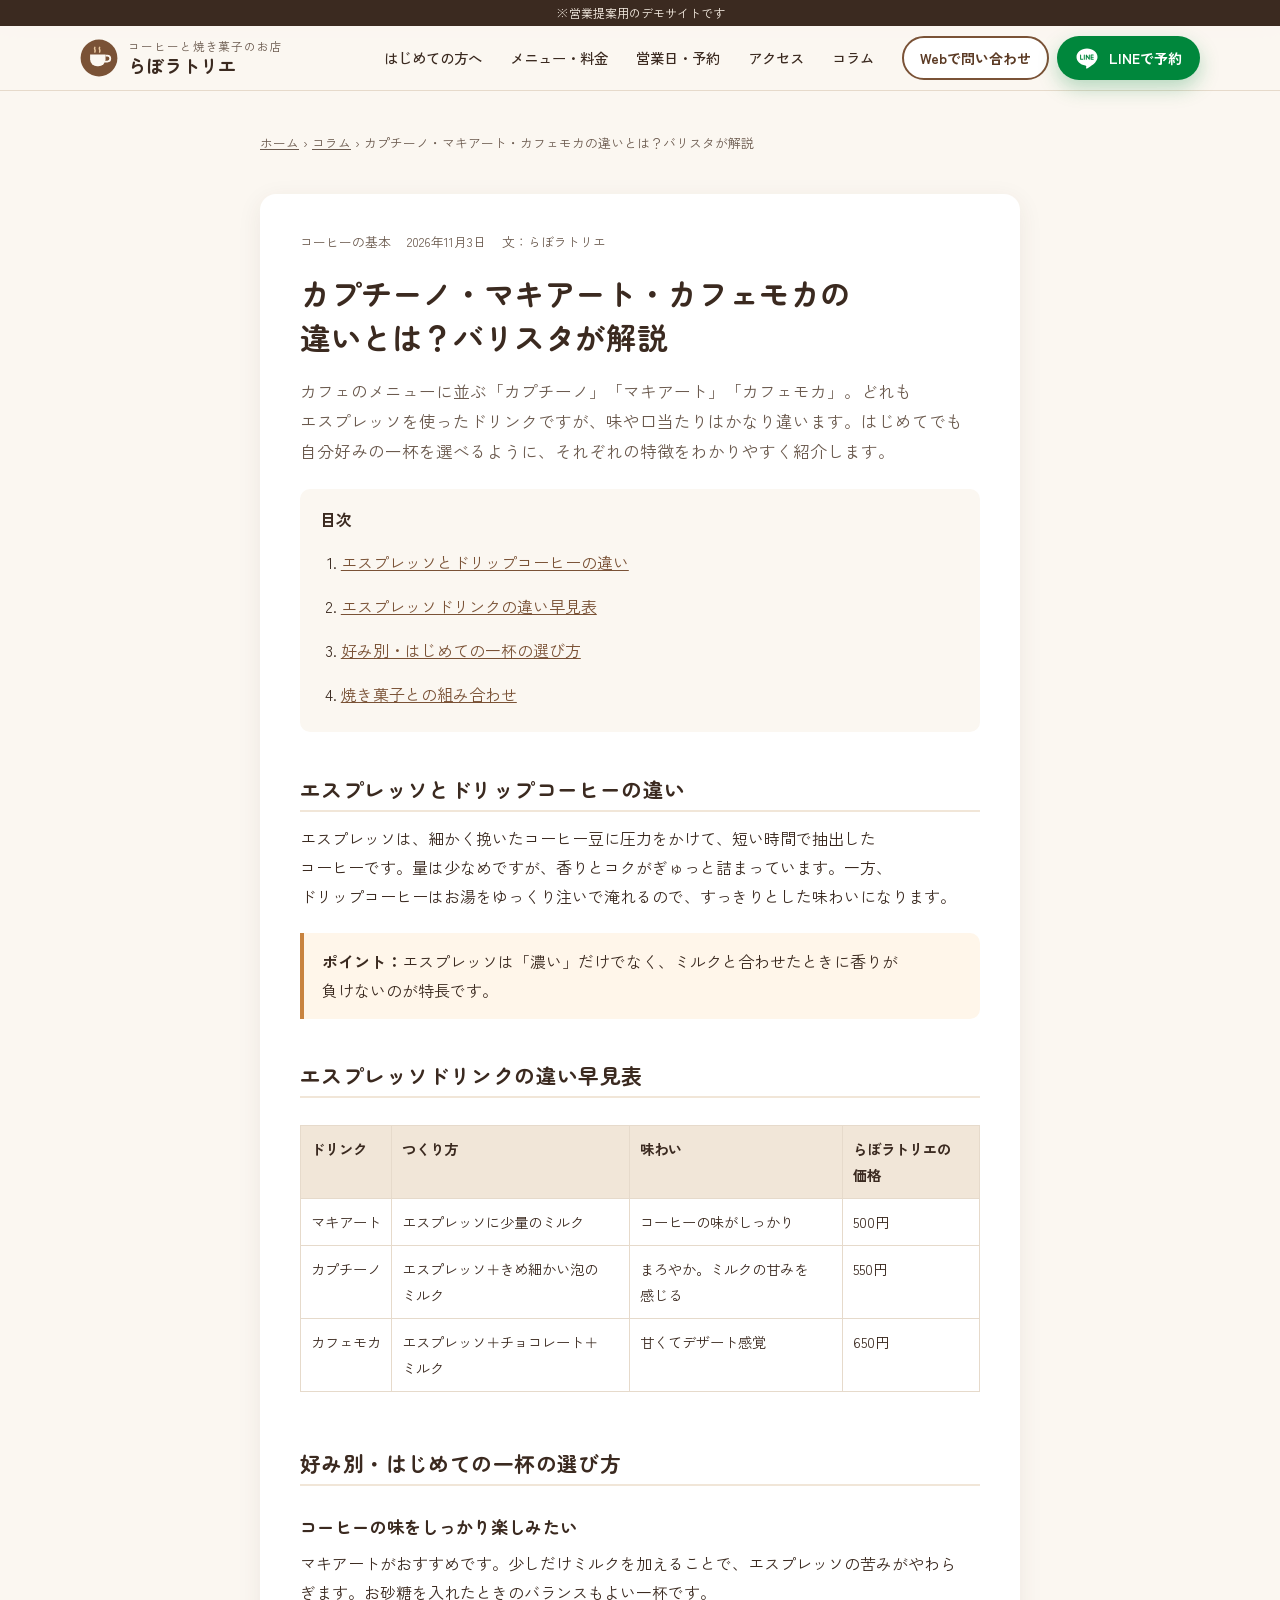
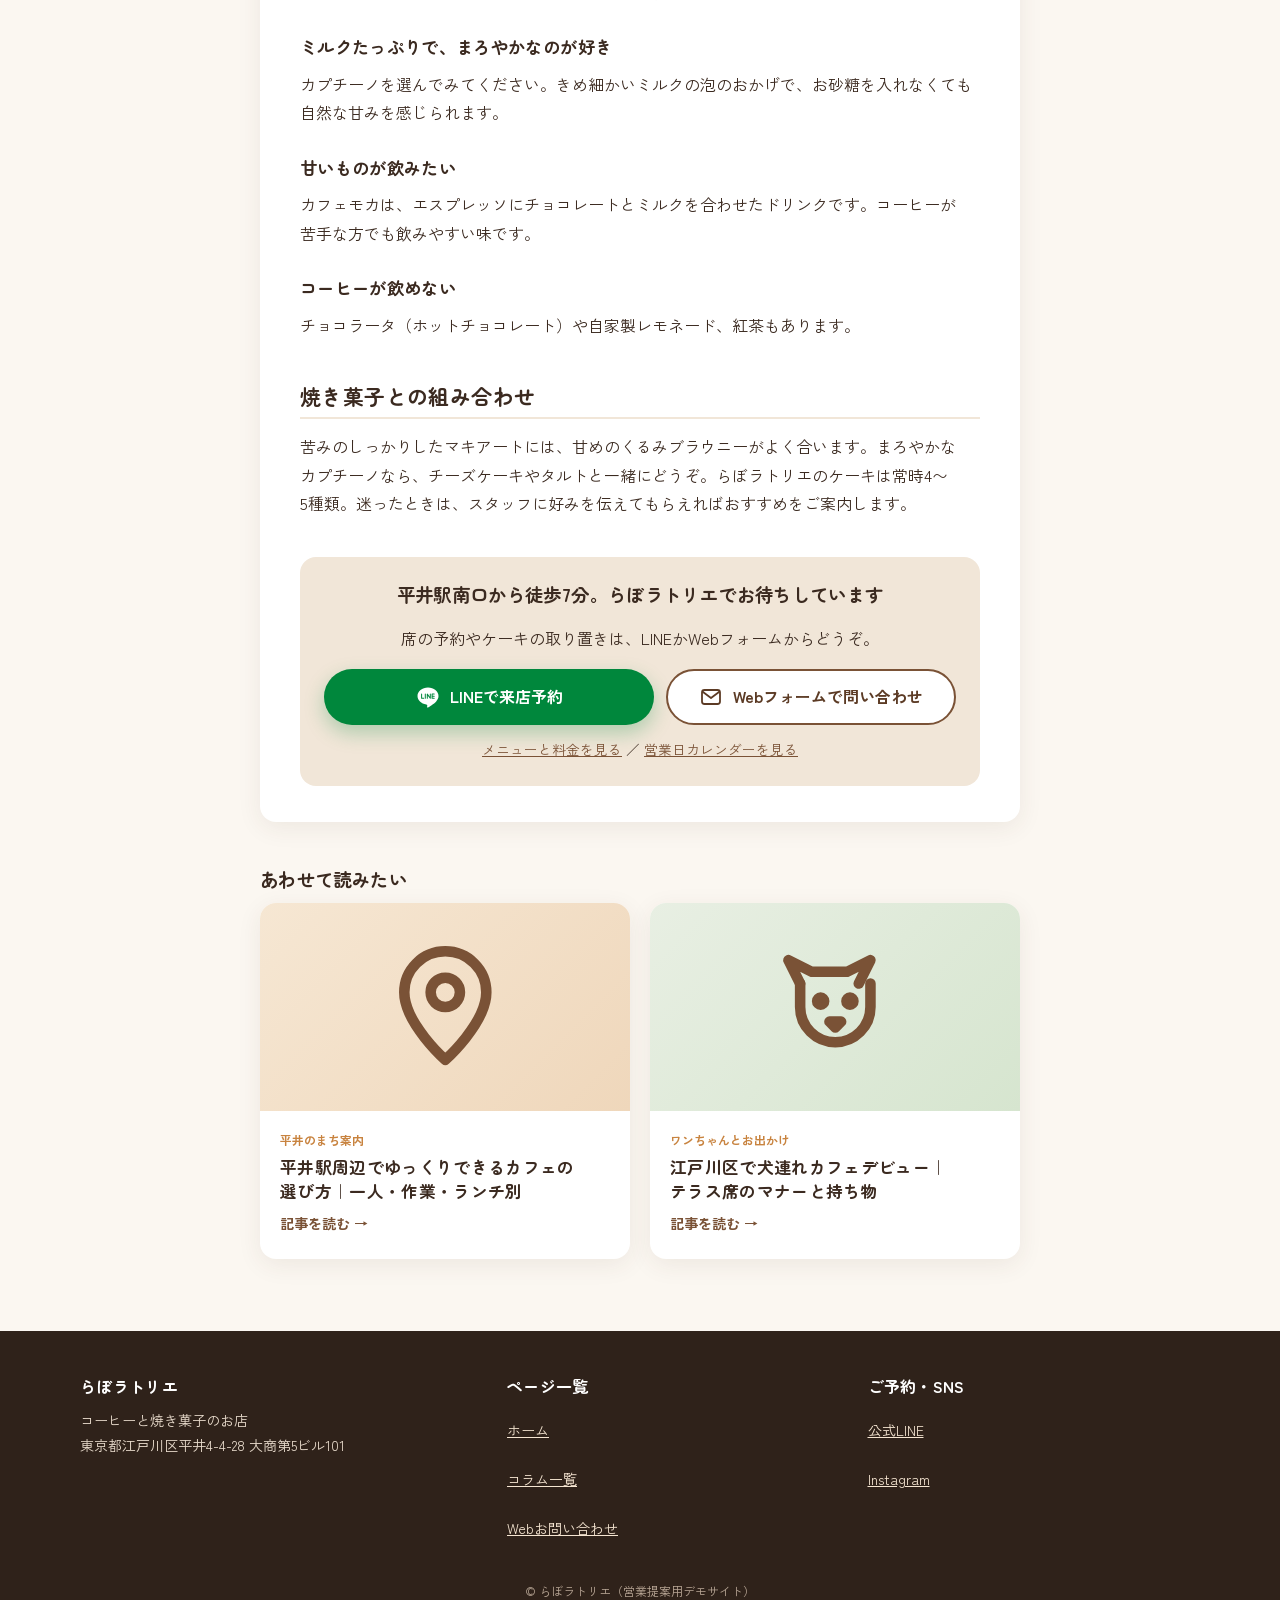
<file: column/espresso-guide.html>
<!doctype html>
<html lang="ja">
<head>
<meta charset="utf-8">
<meta name="viewport" content="width=device-width, initial-scale=1">
<title>カプチーノ・マキアート・カフェモカの違いとは？バリスタが解説｜らぼラトリエ</title>
<meta name="description" content="カプチーノ、マキアート、カフェモカの違いを早見表でわかりやすく解説。好み別のはじめての一杯の選び方や、焼き菓子との組み合わせも紹介します。">
<link rel="canonical" href="https://example.com/column/espresso-guide.html">
<meta property="og:type" content="article">
<meta property="og:title" content="カプチーノ・マキアート・カフェモカの違いとは？バリスタが解説">
<meta property="og:description" content="カプチーノ、マキアート、カフェモカの違いを早見表でわかりやすく解説。好み別のはじめての一杯の選び方や、焼き菓子との組み合わせも紹介します。">
<link rel="icon" href="../assets/favicon.svg" type="image/svg+xml">
<link rel="preconnect" href="https://fonts.googleapis.com">
<link rel="preconnect" href="https://fonts.gstatic.com" crossorigin>
<link href="https://fonts.googleapis.com/css2?family=Zen+Kaku+Gothic+New:wght@400;500;700&family=Zen+Maru+Gothic:wght@500;700&display=swap" rel="stylesheet">
<link rel="stylesheet" href="../css/style.css">
<script type="application/ld+json">
{
  "@context": "https://schema.org",
  "@graph": [
    { "@type": "Article", "headline": "カプチーノ・マキアート・カフェモカの違いとは？バリスタが解説", "description": "カプチーノ、マキアート、カフェモカの違いを早見表でわかりやすく解説。好み別のはじめての一杯の選び方や、焼き菓子との組み合わせも紹介します。", "datePublished": "2026-11-03", "dateModified": "2026-11-03",
      "author": { "@type": "Organization", "name": "らぼラトリエ" }, "publisher": { "@type": "Organization", "name": "らぼラトリエ" },
      "mainEntityOfPage": "https://example.com/column/espresso-guide.html" },
    { "@type": "BreadcrumbList", "itemListElement": [
      { "@type": "ListItem", "position": 1, "name": "ホーム", "item": "https://example.com/" },
      { "@type": "ListItem", "position": 2, "name": "コラム", "item": "https://example.com/column/" },
      { "@type": "ListItem", "position": 3, "name": "カプチーノ・マキアート・カフェモカの違いとは？バリスタが解説" } ] }
  ]
}
</script>
<meta name="robots" content="noindex, nofollow">
</head>
<body>
<a class="skip-link" href="#main">本文へスキップ</a>
<div class="demo-banner">※営業提案用のデモサイトです</div>
<header class="site-header">
  <div class="container header-inner">
    <a class="logo" href="../index.html" aria-label="らぼラトリエ トップへ">
      <img class="logo-mark" src="../assets/favicon.svg" alt="" width="38" height="38">
      <span class="logo-text"><small>コーヒーと焼き菓子のお店</small><strong>らぼラトリエ</strong></span>
    </a>
    <button class="menu-toggle" type="button" aria-expanded="false" aria-controls="global-nav" aria-label="メニューを開く"><span></span><span></span><span></span></button>
    <nav class="global-nav" id="global-nav" aria-label="メインメニュー">
      <ul>
        <li><a href="../index.html#first">はじめての方へ</a></li>
        <li><a href="../index.html#menu">メニュー・料金</a></li>
        <li><a href="../index.html#schedule">営業日・予約</a></li>
        <li><a href="../index.html#access">アクセス</a></li>
        <li><a href="index.html">コラム</a></li>
      </ul>
      <div class="nav-cta">
        <a class="btn btn-line btn-block" href="https://lin.ee/v6YUKbI" target="_blank" rel="noopener" data-cta="line"><svg class="ico" aria-hidden="true"><use href="../assets/icons.svg#i-line"/></svg>LINEで来店予約</a>
        <a class="btn btn-form btn-block" href="../contact.html"><svg class="ico" aria-hidden="true"><use href="../assets/icons.svg#i-mail"/></svg>Webフォームで問い合わせ</a>
      </div>
    </nav>
    <div class="header-cta">
      <a class="btn btn-form btn-sm" href="../contact.html">Webで問い合わせ</a>
      <a class="btn btn-line btn-sm" href="https://lin.ee/v6YUKbI" target="_blank" rel="noopener" data-cta="line"><svg class="ico" aria-hidden="true"><use href="../assets/icons.svg#i-line"/></svg>LINEで予約</a>
    </div>
  </div>
</header>

<main id="main">
  <div class="page-hero">
    <div class="narrow">
      <nav class="breadcrumb" aria-label="パンくずリスト"><ol><li><a href="../index.html">ホーム</a></li><li><a href="index.html">コラム</a></li><li aria-current="page">カプチーノ・マキアート・カフェモカの違いとは？バリスタが解説</li></ol></nav>
    </div>
  </div>
  <div class="narrow">
    <article class="article">
      <div class="article-meta"><span>コーヒーの基本</span><time datetime="2026-11-03">2026年11月3日</time><span>文：らぼラトリエ</span></div>
      <h1 style="font-size:clamp(1.35rem,1.1rem + 1.2vw,1.9rem)">カプチーノ・マキアート・カフェモカの違いとは？バリスタが解説</h1>
      <!-- ▼ 本文：導入文 → 目次 → h2 見出しごとの本文 -->
      <p class="lead">カフェのメニューに並ぶ「カプチーノ」「マキアート」「カフェモカ」。どれもエスプレッソを使ったドリンクですが、味や口当たりはかなり違います。はじめてでも自分好みの一杯を選べるように、それぞれの特徴をわかりやすく紹介します。</p>
      <nav class="toc" aria-label="目次"><p>目次</p><ol>
        <li><a href="#sec1">エスプレッソとドリップコーヒーの違い</a></li>
        <li><a href="#sec2">エスプレッソドリンクの違い早見表</a></li>
        <li><a href="#sec3">好み別・はじめての一杯の選び方</a></li>
        <li><a href="#sec4">焼き菓子との組み合わせ</a></li>
      </ol></nav>

      <h2 id="sec1">エスプレッソとドリップコーヒーの違い</h2>
      <p>エスプレッソは、細かく挽いたコーヒー豆に圧力をかけて、短い時間で抽出したコーヒーです。量は少なめですが、香りとコクがぎゅっと詰まっています。一方、ドリップコーヒーはお湯をゆっくり注いで淹れるので、すっきりとした味わいになります。</p>
      <div class="point-box"><p><strong>ポイント：</strong>エスプレッソは「濃い」だけでなく、ミルクと合わせたときに香りが負けないのが特長です。</p></div>

      <h2 id="sec2">エスプレッソドリンクの違い早見表</h2>
      <div class="table-scroll"><table class="compare">
        <thead><tr><th>ドリンク</th><th>つくり方</th><th>味わい</th><th>らぼラトリエの価格</th></tr></thead>
        <tbody>
          <tr><td>マキアート</td><td>エスプレッソに少量のミルク</td><td>コーヒーの味がしっかり</td><td>500円</td></tr>
          <tr><td>カプチーノ</td><td>エスプレッソ＋きめ細かい泡のミルク</td><td>まろやか。ミルクの甘みを感じる</td><td>550円</td></tr>
          <tr><td>カフェモカ</td><td>エスプレッソ＋チョコレート＋ミルク</td><td>甘くてデザート感覚</td><td>650円</td></tr>
        </tbody>
      </table></div>

      <h2 id="sec3">好み別・はじめての一杯の選び方</h2>
      <h3>コーヒーの味をしっかり楽しみたい</h3>
      <p>マキアートがおすすめです。少しだけミルクを加えることで、エスプレッソの苦みがやわらぎます。お砂糖を入れたときのバランスもよい一杯です。</p>
      <h3>ミルクたっぷりで、まろやかなのが好き</h3>
      <p>カプチーノを選んでみてください。きめ細かいミルクの泡のおかげで、お砂糖を入れなくても自然な甘みを感じられます。</p>
      <h3>甘いものが飲みたい</h3>
      <p>カフェモカは、エスプレッソにチョコレートとミルクを合わせたドリンクです。コーヒーが苦手な方でも飲みやすい味です。</p>
      <h3>コーヒーが飲めない</h3>
      <p>チョコラータ（ホットチョコレート）や自家製レモネード、紅茶もあります。</p>

      <h2 id="sec4">焼き菓子との組み合わせ</h2>
      <p>苦みのしっかりしたマキアートには、甘めのくるみブラウニーがよく合います。まろやかなカプチーノなら、チーズケーキやタルトと一緒にどうぞ。らぼラトリエのケーキは常時4〜5種類。迷ったときは、スタッフに好みを伝えてもらえればおすすめをご案内します。</p>
      <!-- ▼ 記事末のCTA（共通・書き換え不要） -->
      <aside class="article-cta">
        <h2>平井駅南口から徒歩7分。らぼラトリエでお待ちしています</h2>
        <p>席の予約やケーキの取り置きは、LINEかWebフォームからどうぞ。</p>
        <div class="cta-pair">
          <a class="btn btn-line" href="https://lin.ee/v6YUKbI" target="_blank" rel="noopener" data-cta="line"><svg class="ico" aria-hidden="true"><use href="../assets/icons.svg#i-line"/></svg>LINEで来店予約</a>
          <a class="btn btn-form" href="../contact.html"><svg class="ico" aria-hidden="true"><use href="../assets/icons.svg#i-mail"/></svg>Webフォームで問い合わせ</a>
        </div>
        <p style="margin:12px 0 0;font-size:.85rem"><a href="../index.html#menu">メニューと料金を見る</a> ／ <a href="../index.html#schedule">営業日カレンダーを見る</a></p>
      </aside>
    </article>
    <section class="related" aria-labelledby="related-title">
      <h2 id="related-title">あわせて読みたい</h2>
      <div class="column-grid" style="grid-template-columns:repeat(auto-fit,minmax(240px,1fr))">
        <a class="column-card" href="hirai-cafe-guide.html">
          <div class="column-thumb thumb-1" aria-hidden="true"><svg><use href="../assets/icons.svg#i-pin"/></svg></div>
          <div class="column-body"><span class="cat">平井のまち案内</span><h3>平井駅周辺でゆっくりできるカフェの選び方｜一人・作業・ランチ別</h3><span class="more">記事を読む →</span></div>
        </a>
        <a class="column-card" href="dog-terrace.html">
          <div class="column-thumb thumb-3" aria-hidden="true"><svg><use href="../assets/icons.svg#i-dog"/></svg></div>
          <div class="column-body"><span class="cat">ワンちゃんとお出かけ</span><h3>江戸川区で犬連れカフェデビュー｜テラス席のマナーと持ち物</h3><span class="more">記事を読む →</span></div>
        </a>
      </div>
    </section>
  </div>
</main>

<footer class="site-footer">
  <div class="container footer-grid">
    <div><h2>らぼラトリエ</h2><p>コーヒーと焼き菓子のお店<br>東京都江戸川区平井4-4-28 大商第5ビル101</p></div>
    <div><h2>ページ一覧</h2><ul><li><a href="../index.html">ホーム</a></li><li><a href="index.html">コラム一覧</a></li><li><a href="../contact.html">Webお問い合わせ</a></li></ul></div>
    <div><h2>ご予約・SNS</h2><ul><li><a href="https://lin.ee/v6YUKbI" target="_blank" rel="noopener">公式LINE</a></li><li><a href="https://www.instagram.com/caffe_labo_ratorie/" target="_blank" rel="noopener">Instagram</a></li></ul></div>
  </div>
  <p class="copyright">© らぼラトリエ（営業提案用デモサイト）</p>
</footer>
<div class="sticky-cta" id="sticky-cta">
  <a class="btn btn-line" href="https://lin.ee/v6YUKbI" target="_blank" rel="noopener" data-cta="line"><svg class="ico" aria-hidden="true"><use href="../assets/icons.svg#i-line"/></svg>LINEで予約</a>
  <a class="btn btn-form" href="../contact.html"><svg class="ico" aria-hidden="true"><use href="../assets/icons.svg#i-mail"/></svg>Web問合せ</a>
</div>
<script src="../js/main.js" defer></script>
</body>
</html>
</file>
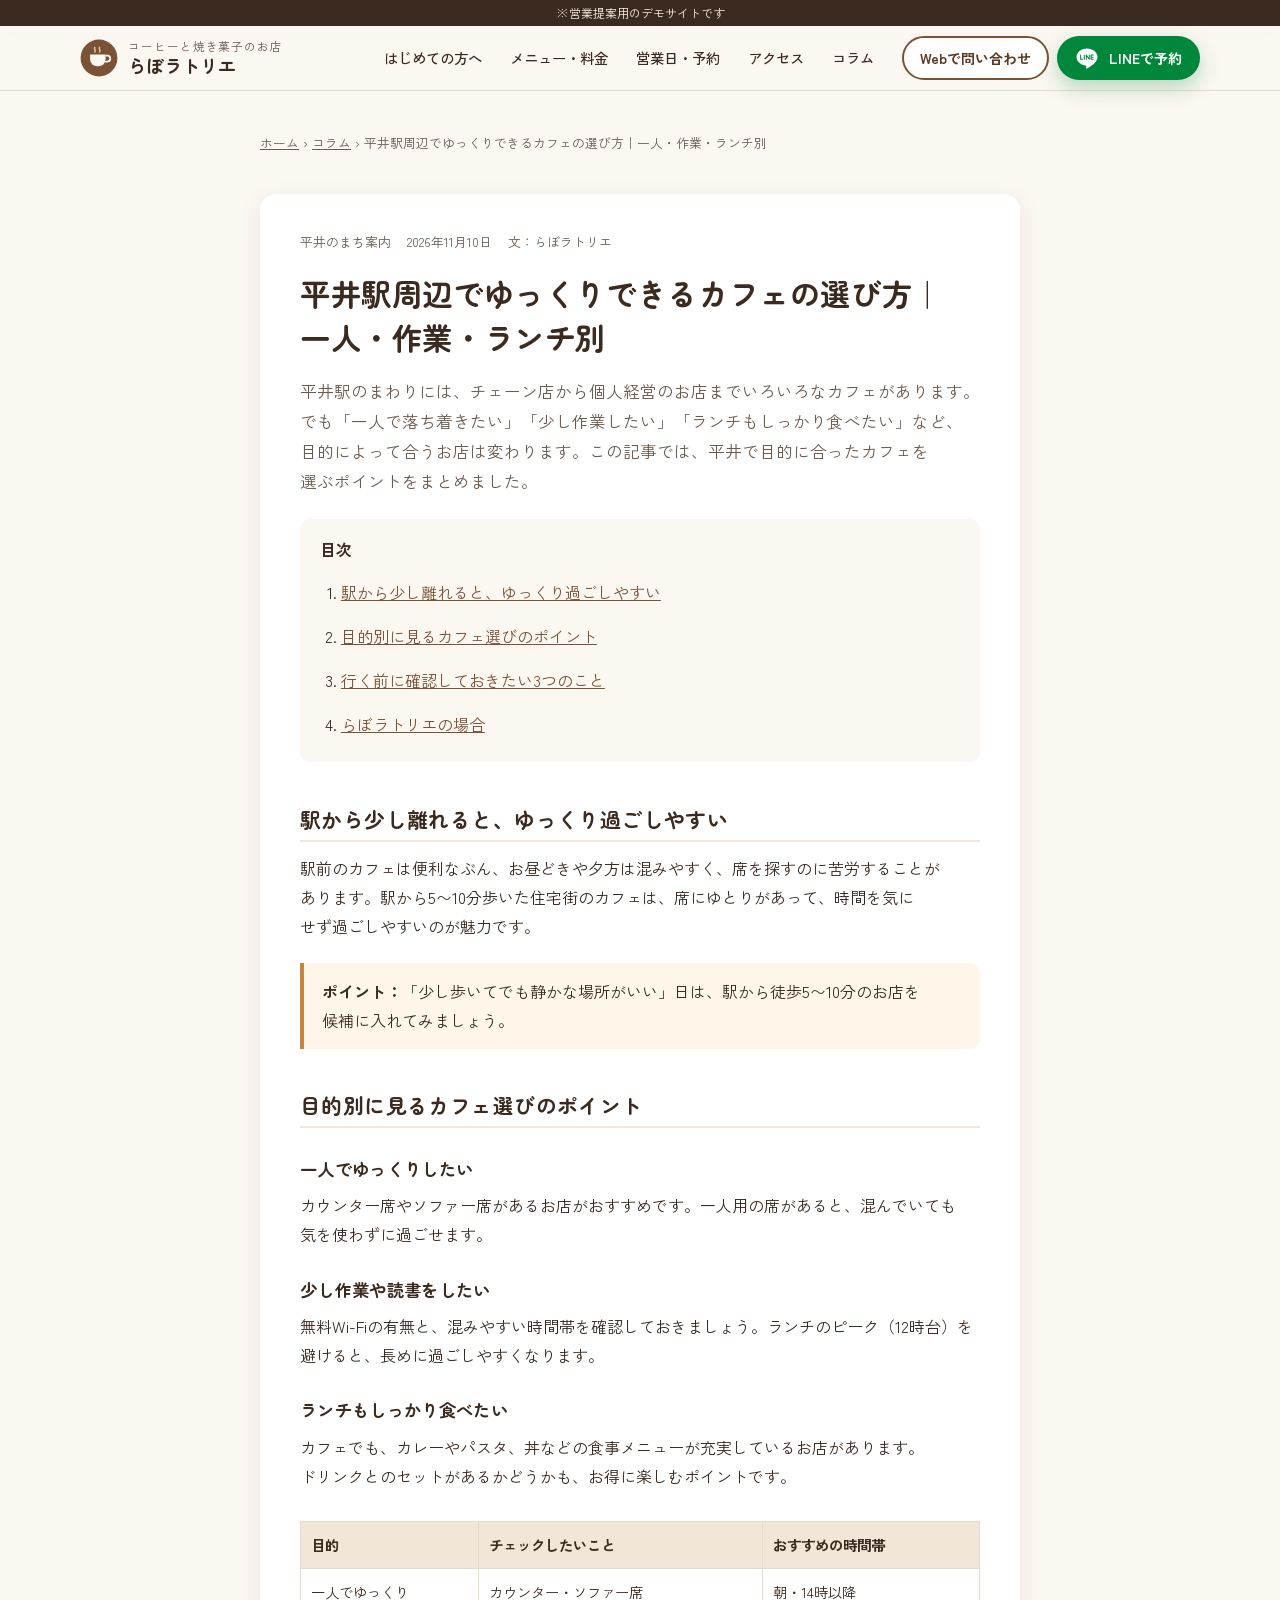
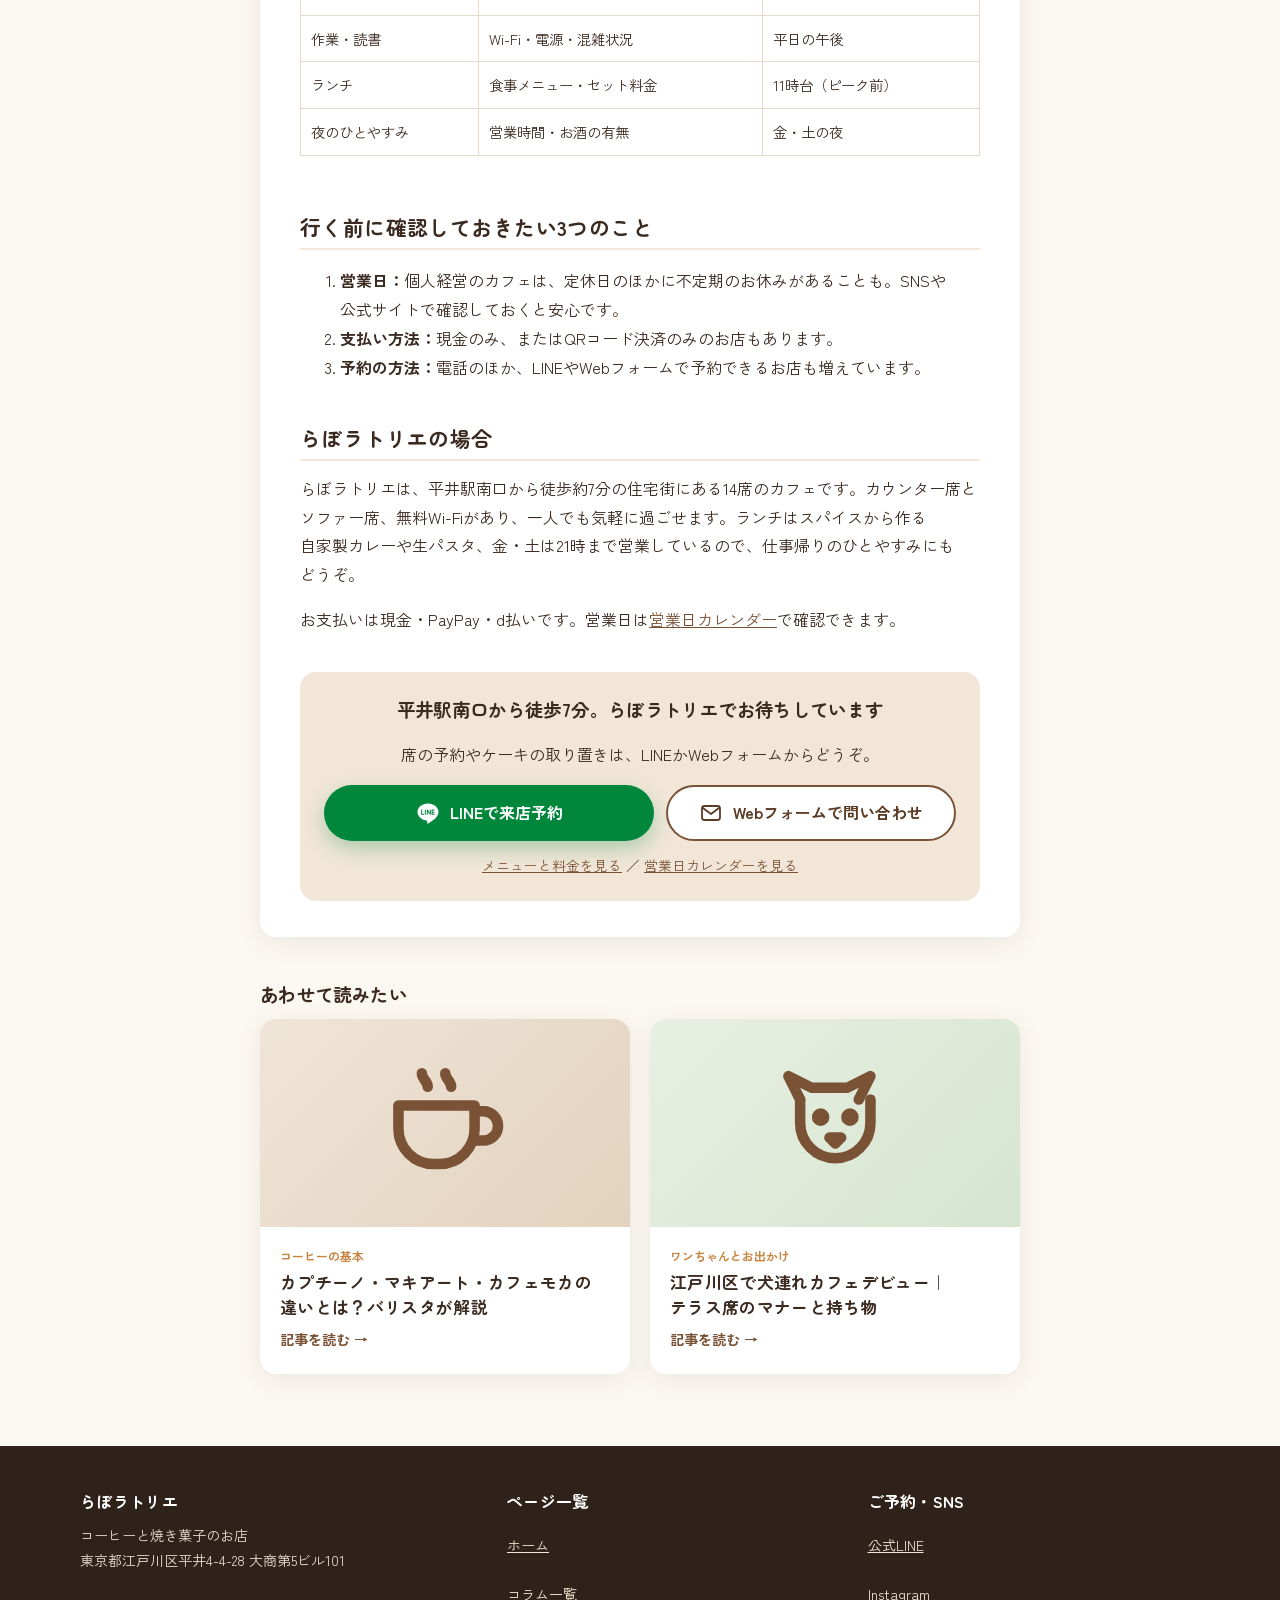
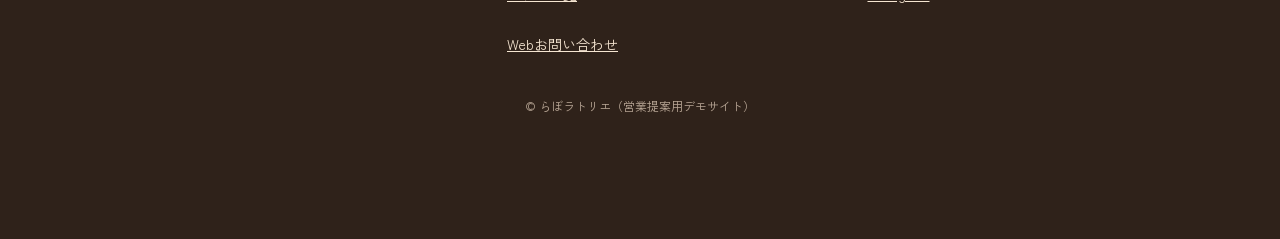
<file: column/hirai-cafe-guide.html>
<!doctype html>
<html lang="ja">
<head>
<meta charset="utf-8">
<meta name="viewport" content="width=device-width, initial-scale=1">
<title>平井駅周辺でゆっくりできるカフェの選び方｜一人・作業・ランチ別｜らぼラトリエ</title>
<meta name="description" content="平井駅周辺で落ち着けるカフェを探している方へ。一人でゆっくり、作業や読書、ランチなど目的別のカフェ選びのポイントと、行く前に確認したい3つのことをまとめました。">
<link rel="canonical" href="https://example.com/column/hirai-cafe-guide.html">
<meta property="og:type" content="article">
<meta property="og:title" content="平井駅周辺でゆっくりできるカフェの選び方｜一人・作業・ランチ別">
<meta property="og:description" content="平井駅周辺で落ち着けるカフェを探している方へ。一人でゆっくり、作業や読書、ランチなど目的別のカフェ選びのポイントと、行く前に確認したい3つのことをまとめました。">
<link rel="icon" href="../assets/favicon.svg" type="image/svg+xml">
<link rel="preconnect" href="https://fonts.googleapis.com">
<link rel="preconnect" href="https://fonts.gstatic.com" crossorigin>
<link href="https://fonts.googleapis.com/css2?family=Zen+Kaku+Gothic+New:wght@400;500;700&family=Zen+Maru+Gothic:wght@500;700&display=swap" rel="stylesheet">
<link rel="stylesheet" href="../css/style.css">
<script type="application/ld+json">
{
  "@context": "https://schema.org",
  "@graph": [
    { "@type": "Article", "headline": "平井駅周辺でゆっくりできるカフェの選び方｜一人・作業・ランチ別", "description": "平井駅周辺で落ち着けるカフェを探している方へ。一人でゆっくり、作業や読書、ランチなど目的別のカフェ選びのポイントと、行く前に確認したい3つのことをまとめました。", "datePublished": "2026-11-10", "dateModified": "2026-11-10",
      "author": { "@type": "Organization", "name": "らぼラトリエ" }, "publisher": { "@type": "Organization", "name": "らぼラトリエ" },
      "mainEntityOfPage": "https://example.com/column/hirai-cafe-guide.html" },
    { "@type": "BreadcrumbList", "itemListElement": [
      { "@type": "ListItem", "position": 1, "name": "ホーム", "item": "https://example.com/" },
      { "@type": "ListItem", "position": 2, "name": "コラム", "item": "https://example.com/column/" },
      { "@type": "ListItem", "position": 3, "name": "平井駅周辺でゆっくりできるカフェの選び方｜一人・作業・ランチ別" } ] }
  ]
}
</script>
<meta name="robots" content="noindex, nofollow">
</head>
<body>
<a class="skip-link" href="#main">本文へスキップ</a>
<div class="demo-banner">※営業提案用のデモサイトです</div>
<header class="site-header">
  <div class="container header-inner">
    <a class="logo" href="../index.html" aria-label="らぼラトリエ トップへ">
      <img class="logo-mark" src="../assets/favicon.svg" alt="" width="38" height="38">
      <span class="logo-text"><small>コーヒーと焼き菓子のお店</small><strong>らぼラトリエ</strong></span>
    </a>
    <button class="menu-toggle" type="button" aria-expanded="false" aria-controls="global-nav" aria-label="メニューを開く"><span></span><span></span><span></span></button>
    <nav class="global-nav" id="global-nav" aria-label="メインメニュー">
      <ul>
        <li><a href="../index.html#first">はじめての方へ</a></li>
        <li><a href="../index.html#menu">メニュー・料金</a></li>
        <li><a href="../index.html#schedule">営業日・予約</a></li>
        <li><a href="../index.html#access">アクセス</a></li>
        <li><a href="index.html">コラム</a></li>
      </ul>
      <div class="nav-cta">
        <a class="btn btn-line btn-block" href="https://lin.ee/v6YUKbI" target="_blank" rel="noopener" data-cta="line"><svg class="ico" aria-hidden="true"><use href="../assets/icons.svg#i-line"/></svg>LINEで来店予約</a>
        <a class="btn btn-form btn-block" href="../contact.html"><svg class="ico" aria-hidden="true"><use href="../assets/icons.svg#i-mail"/></svg>Webフォームで問い合わせ</a>
      </div>
    </nav>
    <div class="header-cta">
      <a class="btn btn-form btn-sm" href="../contact.html">Webで問い合わせ</a>
      <a class="btn btn-line btn-sm" href="https://lin.ee/v6YUKbI" target="_blank" rel="noopener" data-cta="line"><svg class="ico" aria-hidden="true"><use href="../assets/icons.svg#i-line"/></svg>LINEで予約</a>
    </div>
  </div>
</header>

<main id="main">
  <div class="page-hero">
    <div class="narrow">
      <nav class="breadcrumb" aria-label="パンくずリスト"><ol><li><a href="../index.html">ホーム</a></li><li><a href="index.html">コラム</a></li><li aria-current="page">平井駅周辺でゆっくりできるカフェの選び方｜一人・作業・ランチ別</li></ol></nav>
    </div>
  </div>
  <div class="narrow">
    <article class="article">
      <div class="article-meta"><span>平井のまち案内</span><time datetime="2026-11-10">2026年11月10日</time><span>文：らぼラトリエ</span></div>
      <h1 style="font-size:clamp(1.35rem,1.1rem + 1.2vw,1.9rem)">平井駅周辺でゆっくりできるカフェの選び方｜一人・作業・ランチ別</h1>
      <!-- ▼ 本文：導入文 → 目次 → h2 見出しごとの本文 -->
      <p class="lead">平井駅のまわりには、チェーン店から個人経営のお店までいろいろなカフェがあります。でも「一人で落ち着きたい」「少し作業したい」「ランチもしっかり食べたい」など、目的によって合うお店は変わります。この記事では、平井で目的に合ったカフェを選ぶポイントをまとめました。</p>
      <nav class="toc" aria-label="目次"><p>目次</p><ol>
        <li><a href="#sec1">駅から少し離れると、ゆっくり過ごしやすい</a></li>
        <li><a href="#sec2">目的別に見るカフェ選びのポイント</a></li>
        <li><a href="#sec3">行く前に確認しておきたい3つのこと</a></li>
        <li><a href="#sec4">らぼラトリエの場合</a></li>
      </ol></nav>

      <h2 id="sec1">駅から少し離れると、ゆっくり過ごしやすい</h2>
      <p>駅前のカフェは便利なぶん、お昼どきや夕方は混みやすく、席を探すのに苦労することがあります。駅から5〜10分歩いた住宅街のカフェは、席にゆとりがあって、時間を気にせず過ごしやすいのが魅力です。</p>
      <div class="point-box"><p><strong>ポイント：</strong>「少し歩いてでも静かな場所がいい」日は、駅から徒歩5〜10分のお店を候補に入れてみましょう。</p></div>

      <h2 id="sec2">目的別に見るカフェ選びのポイント</h2>
      <h3>一人でゆっくりしたい</h3>
      <p>カウンター席やソファー席があるお店がおすすめです。一人用の席があると、混んでいても気を使わずに過ごせます。</p>
      <h3>少し作業や読書をしたい</h3>
      <p>無料Wi-Fiの有無と、混みやすい時間帯を確認しておきましょう。ランチのピーク（12時台）を避けると、長めに過ごしやすくなります。</p>
      <h3>ランチもしっかり食べたい</h3>
      <p>カフェでも、カレーやパスタ、丼などの食事メニューが充実しているお店があります。ドリンクとのセットがあるかどうかも、お得に楽しむポイントです。</p>
      <div class="table-scroll"><table class="compare">
        <thead><tr><th>目的</th><th>チェックしたいこと</th><th>おすすめの時間帯</th></tr></thead>
        <tbody>
          <tr><td>一人でゆっくり</td><td>カウンター・ソファー席</td><td>朝・14時以降</td></tr>
          <tr><td>作業・読書</td><td>Wi-Fi・電源・混雑状況</td><td>平日の午後</td></tr>
          <tr><td>ランチ</td><td>食事メニュー・セット料金</td><td>11時台（ピーク前）</td></tr>
          <tr><td>夜のひとやすみ</td><td>営業時間・お酒の有無</td><td>金・土の夜</td></tr>
        </tbody>
      </table></div>

      <h2 id="sec3">行く前に確認しておきたい3つのこと</h2>
      <ol>
        <li><strong>営業日：</strong>個人経営のカフェは、定休日のほかに不定期のお休みがあることも。SNSや公式サイトで確認しておくと安心です。</li>
        <li><strong>支払い方法：</strong>現金のみ、またはQRコード決済のみのお店もあります。</li>
        <li><strong>予約の方法：</strong>電話のほか、LINEやWebフォームで予約できるお店も増えています。</li>
      </ol>

      <h2 id="sec4">らぼラトリエの場合</h2>
      <p>らぼラトリエは、平井駅南口から徒歩約7分の住宅街にある14席のカフェです。カウンター席とソファー席、無料Wi-Fiがあり、一人でも気軽に過ごせます。ランチはスパイスから作る自家製カレーや生パスタ、金・土は21時まで営業しているので、仕事帰りのひとやすみにもどうぞ。</p>
      <p>お支払いは現金・PayPay・d払いです。営業日は<a href="../index.html#schedule">営業日カレンダー</a>で確認できます。</p>
      <!-- ▼ 記事末のCTA（共通・書き換え不要） -->
      <aside class="article-cta">
        <h2>平井駅南口から徒歩7分。らぼラトリエでお待ちしています</h2>
        <p>席の予約やケーキの取り置きは、LINEかWebフォームからどうぞ。</p>
        <div class="cta-pair">
          <a class="btn btn-line" href="https://lin.ee/v6YUKbI" target="_blank" rel="noopener" data-cta="line"><svg class="ico" aria-hidden="true"><use href="../assets/icons.svg#i-line"/></svg>LINEで来店予約</a>
          <a class="btn btn-form" href="../contact.html"><svg class="ico" aria-hidden="true"><use href="../assets/icons.svg#i-mail"/></svg>Webフォームで問い合わせ</a>
        </div>
        <p style="margin:12px 0 0;font-size:.85rem"><a href="../index.html#menu">メニューと料金を見る</a> ／ <a href="../index.html#schedule">営業日カレンダーを見る</a></p>
      </aside>
    </article>
    <section class="related" aria-labelledby="related-title">
      <h2 id="related-title">あわせて読みたい</h2>
      <div class="column-grid" style="grid-template-columns:repeat(auto-fit,minmax(240px,1fr))">
        <a class="column-card" href="espresso-guide.html">
          <div class="column-thumb thumb-2" aria-hidden="true"><svg><use href="../assets/icons.svg#i-cup"/></svg></div>
          <div class="column-body"><span class="cat">コーヒーの基本</span><h3>カプチーノ・マキアート・カフェモカの違いとは？バリスタが解説</h3><span class="more">記事を読む →</span></div>
        </a>
        <a class="column-card" href="dog-terrace.html">
          <div class="column-thumb thumb-3" aria-hidden="true"><svg><use href="../assets/icons.svg#i-dog"/></svg></div>
          <div class="column-body"><span class="cat">ワンちゃんとお出かけ</span><h3>江戸川区で犬連れカフェデビュー｜テラス席のマナーと持ち物</h3><span class="more">記事を読む →</span></div>
        </a>
      </div>
    </section>
  </div>
</main>

<footer class="site-footer">
  <div class="container footer-grid">
    <div><h2>らぼラトリエ</h2><p>コーヒーと焼き菓子のお店<br>東京都江戸川区平井4-4-28 大商第5ビル101</p></div>
    <div><h2>ページ一覧</h2><ul><li><a href="../index.html">ホーム</a></li><li><a href="index.html">コラム一覧</a></li><li><a href="../contact.html">Webお問い合わせ</a></li></ul></div>
    <div><h2>ご予約・SNS</h2><ul><li><a href="https://lin.ee/v6YUKbI" target="_blank" rel="noopener">公式LINE</a></li><li><a href="https://www.instagram.com/caffe_labo_ratorie/" target="_blank" rel="noopener">Instagram</a></li></ul></div>
  </div>
  <p class="copyright">© らぼラトリエ（営業提案用デモサイト）</p>
</footer>
<div class="sticky-cta" id="sticky-cta">
  <a class="btn btn-line" href="https://lin.ee/v6YUKbI" target="_blank" rel="noopener" data-cta="line"><svg class="ico" aria-hidden="true"><use href="../assets/icons.svg#i-line"/></svg>LINEで予約</a>
  <a class="btn btn-form" href="../contact.html"><svg class="ico" aria-hidden="true"><use href="../assets/icons.svg#i-mail"/></svg>Web問合せ</a>
</div>
<script src="../js/main.js" defer></script>
</body>
</html>
</file>
<file: css/style.css>
/* =========================================================
   らぼラトリエ デモサイト — style.css
   静的サイト / 依存なし（Google Fonts のみ）
   ========================================================= */
:root {
  --bg: #fbf7f1;
  --bg-alt: #f4ece1;
  --surface: #ffffff;
  --ink: #3b2a20;
  --ink-soft: #6b5a4e;
  --line-c: #e6dacb;
  --brand: #7a5236;
  --brand-dark: #5c3b25;
  --brand-soft: #f1e6d8;
  --accent: #c8833f;
  --line: #00873c;        /* LINE CTA（白文字で WCAG AA を満たす濃さ） */
  --line-hover: #007231;
  --ok: #2f7d4f;
  --ng: #b3412e;
  --radius: 16px;
  --radius-sm: 10px;
  --shadow: 0 6px 24px rgba(74, 52, 40, .08);
  --shadow-lift: 0 14px 34px rgba(74, 52, 40, .14);
  --header-h: 64px;
  --font: "Zen Kaku Gothic New", "Hiragino Kaku Gothic ProN", "Yu Gothic", Meiryo, sans-serif;
  --font-head: "Zen Maru Gothic", "Hiragino Maru Gothic ProN", var(--font);
}

*, *::before, *::after { box-sizing: border-box; }
html { scroll-behavior: smooth; scroll-padding-top: calc(var(--header-h) + 12px); -webkit-text-size-adjust: 100%; }
body {
  margin: 0;
  font-family: var(--font);
  color: var(--ink);
  background: var(--bg);
  line-height: 1.8;
  font-size: 16px;
  overflow-x: hidden;
  word-break: normal;
  word-break: auto-phrase; /* 日本語を文節で改行（対応ブラウザのみ） */
  overflow-wrap: anywhere;
  line-break: strict;
}
img, svg { max-width: 100%; display: block; }
a { color: var(--brand); }
a:hover { color: var(--brand-dark); }
:focus-visible { outline: 3px solid var(--accent); outline-offset: 3px; border-radius: 6px; }
h1, h2, h3, h4 { font-family: var(--font-head); line-height: 1.45; margin: 0 0 .6em; letter-spacing: .02em; }
p { margin: 0 0 1em; }
.container { width: min(1120px, 100% - 32px); margin-inline: auto; }
.narrow { width: min(760px, 100% - 32px); margin-inline: auto; }
.sr-only { position: absolute; width: 1px; height: 1px; padding: 0; margin: -1px; overflow: hidden; clip: rect(0 0 0 0); white-space: nowrap; border: 0; }
.skip-link { position: absolute; left: 8px; top: -60px; background: var(--ink); color: #fff; padding: 8px 14px; border-radius: 8px; z-index: 200; }
.skip-link:focus { top: 8px; color: #fff; }
.demo-note { font-size: .75rem; color: var(--ink-soft); }
.tag-demo { display: inline-block; font-size: 11px; font-weight: 700; color: var(--accent); border: 1px solid currentColor; border-radius: 4px; padding: 0 4px; margin-left: 4px; vertical-align: middle; line-height: 1.5; }

/* ---------- Demo banner ---------- */
.demo-banner { background: var(--ink); color: #f8efe4; font-size: .75rem; text-align: center; padding: 4px 12px; line-height: 1.5; }

/* ---------- Header ---------- */
.site-header {
  position: sticky; top: 0; z-index: 100;
  background: rgba(251, 247, 241, .92);
  backdrop-filter: saturate(1.4) blur(10px);
  border-bottom: 1px solid var(--line-c);
}
.header-inner { display: flex; align-items: center; gap: 16px; height: var(--header-h); }
.logo { display: flex; align-items: center; gap: 10px; min-height: 48px; text-decoration: none; color: var(--ink); flex-shrink: 0; }
.logo-mark { width: 38px; height: 38px; }
.logo-text { display: flex; flex-direction: column; line-height: 1.2; }
.logo-text small { font-size: 11.5px; color: var(--ink-soft); letter-spacing: .08em; }
.logo-text strong { font-family: var(--font-head); font-size: 1.15rem; }
.global-nav { margin-left: auto; }
.global-nav ul { display: flex; gap: 4px; list-style: none; margin: 0; padding: 0; }
.global-nav a { display: block; padding: 10px 12px; text-decoration: none; color: var(--ink); font-size: .9rem; font-weight: 500; border-radius: 8px; transition: background .2s; }
.global-nav a:hover { background: var(--brand-soft); }
.header-cta { display: flex; gap: 8px; }
.menu-toggle { display: none; }

/* ---------- Buttons ---------- */
.btn {
  display: inline-flex; align-items: center; justify-content: center; gap: 10px;
  min-height: 56px; padding: 12px 24px;
  border-radius: 999px; font-weight: 700; font-size: 1rem; line-height: 1.35;
  text-decoration: none; cursor: pointer; border: 2px solid transparent;
  transition: transform .25s ease, box-shadow .25s ease, background .2s ease, color .2s;
  font-family: var(--font);
  text-align: center;
}
.btn:hover { transform: translateY(-2px); }
.btn:active { transform: translateY(0); }
.btn-line { background: var(--line); color: #fff; box-shadow: 0 8px 20px rgba(0, 135, 60, .28); }
.btn-line:hover { background: var(--line-hover); color: #fff; box-shadow: 0 12px 26px rgba(0, 135, 60, .34); }
.btn-form { background: var(--surface); color: var(--brand-dark); border-color: var(--brand); }
.btn-form:hover { background: var(--brand-soft); color: var(--brand-dark); }
.btn-ghost { background: transparent; color: var(--brand-dark); border-color: var(--line-c); }
.btn-ghost:hover { background: var(--surface); color: var(--brand-dark); }
.btn-sm { min-height: 44px; padding: 8px 16px; font-size: .88rem; }
.btn-block { width: 100%; }
.btn .ico { width: 24px; height: 24px; flex-shrink: 0; }
.btn small { display: block; font-size: .72rem; font-weight: 500; opacity: .92; }
.btn-label { display: flex; flex-direction: column; align-items: flex-start; text-align: left; }

/* ---------- Hero ---------- */
.hero { position: relative; padding: 40px 0 56px; overflow: hidden; }
.hero::before {
  content: ""; position: absolute; inset: auto -10% -40% auto; width: 620px; height: 620px;
  background: radial-gradient(circle, #f3e2cc 0%, rgba(243, 226, 204, 0) 70%); z-index: -1;
}
.hero-grid { display: grid; grid-template-columns: 1.15fr .85fr; gap: 40px; align-items: center; }
.hero-badges { display: flex; flex-wrap: wrap; gap: 8px; margin-bottom: 14px; }
.badge { display: inline-flex; align-items: center; gap: 6px; background: var(--surface); border: 1px solid var(--line-c); border-radius: 999px; padding: 4px 12px; font-size: .8rem; font-weight: 700; color: var(--brand-dark); }
.badge-status { border-color: transparent; }
.badge-status[data-state="open"] { background: #e3f3e8; color: var(--ok); }
.badge-status[data-state="closed"] { background: #f7e6e2; color: var(--ng); }
.badge-status .dot { width: 8px; height: 8px; border-radius: 50%; background: currentColor; }
.hero h1 { font-size: clamp(1.55rem, 1.1rem + 2.2vw, 2.6rem); margin-bottom: .4em; }
.hero h1 .em { white-space: nowrap; color: var(--brand); background: linear-gradient(transparent 68%, #f3dcc0 68%); }
.hero-lead { color: var(--ink-soft); font-size: 1rem; margin-bottom: 18px; }
.strengths { display: grid; grid-template-columns: repeat(2, minmax(0, 1fr)); gap: 8px; list-style: none; padding: 0; margin: 0 0 18px; }
.strengths li { display: flex; align-items: center; gap: 8px; background: var(--surface); border-radius: var(--radius-sm); padding: 8px 12px; font-size: .88rem; font-weight: 700; box-shadow: var(--shadow); line-height: 1.4; }
.strengths .s-ico { width: 26px; height: 26px; flex-shrink: 0; color: var(--brand); }
.price-card { display: grid; grid-template-columns: auto 1fr; gap: 4px 16px; align-items: center; background: var(--surface); border: 2px solid #ecd9c1; border-radius: var(--radius); padding: 14px 18px; margin-bottom: 20px; }
.price-card .pc-label { grid-column: 1 / -1; font-size: .78rem; font-weight: 700; color: var(--accent); letter-spacing: .06em; }
.price-card .pc-main { font-family: var(--font-head); font-weight: 700; font-size: 1.05rem; }
.price-card .pc-price { font-family: var(--font-head); font-size: 1.7rem; font-weight: 700; color: var(--brand-dark); text-align: right; white-space: nowrap; }
.price-card .pc-price small { font-size: .8rem; }
.price-card .pc-sub { grid-column: 1 / -1; font-size: .82rem; color: var(--ink-soft); border-top: 1px dashed var(--line-c); padding-top: 6px; margin-top: 2px; }
.cta-pair { display: flex; flex-wrap: wrap; gap: 12px; }
.cta-pair .btn-line { flex: 1 1 260px; }
.cta-pair .btn-form { flex: 1 1 220px; }
.cta-note { font-size: .78rem; color: var(--ink-soft); margin-top: 10px; }

.hero-visual { position: relative; aspect-ratio: 1 / 1; max-width: 440px; justify-self: center; width: 100%; }
.hero-visual .plate { position: absolute; inset: 8%; border-radius: 50%; background: linear-gradient(145deg, #fff, #f3e6d6); box-shadow: var(--shadow-lift); }
.hero-visual .cup { position: absolute; inset: 14%; animation: float 6s ease-in-out infinite; }
.hero-visual .steam path { animation: steam 3.2s ease-in-out infinite; transform-origin: center bottom; }
.hero-visual .steam path:nth-child(2) { animation-delay: .8s; }
.hero-visual .steam path:nth-child(3) { animation-delay: 1.6s; }
.hero-visual .float-chip { position: absolute; background: var(--surface); border-radius: 14px; box-shadow: var(--shadow); padding: 8px 14px; font-size: .82rem; font-weight: 700; line-height: 1.4; animation: float 7s ease-in-out infinite; }
.hero-visual .float-chip strong { color: var(--accent); font-size: 1.1rem; }
.chip-a { top: 6%; left: -2%; animation-delay: -2s !important; }
.chip-b { bottom: 8%; right: -4%; animation-delay: -4s !important; }

@keyframes float { 0%, 100% { transform: translateY(0); } 50% { transform: translateY(-10px); } }
@keyframes steam { 0% { opacity: 0; transform: translateY(8px) scaleY(.9); } 40% { opacity: .7; } 100% { opacity: 0; transform: translateY(-14px) scaleY(1.1); } }

/* ---------- Sections ---------- */
.section { padding: 72px 0; }
.section-alt { background: var(--bg-alt); }
.section-head { text-align: center; margin-bottom: 36px; }
.section-head .eyebrow { display: inline-block; font-size: .78rem; font-weight: 700; letter-spacing: .18em; color: var(--accent); margin-bottom: 6px; }
.section-head h2 { font-size: clamp(1.4rem, 1.1rem + 1.2vw, 2rem); }
.section-head p { color: var(--ink-soft); max-width: 640px; margin-inline: auto; }

/* Scenes */
.scene-grid { display: grid; grid-template-columns: repeat(3, minmax(0, 1fr)); gap: 20px; }
.scene { background: var(--surface); border-radius: var(--radius); padding: 24px; box-shadow: var(--shadow); transition: transform .3s ease, box-shadow .3s ease; }
.scene:hover { transform: translateY(-4px); box-shadow: var(--shadow-lift); }
.scene .time { display: inline-block; font-size: .78rem; font-weight: 700; color: var(--brand); background: var(--brand-soft); border-radius: 999px; padding: 2px 10px; margin-bottom: 10px; }
.scene h3 { font-size: 1.15rem; }
.scene p { color: var(--ink-soft); font-size: .93rem; margin: 0; }
.scene-ico { width: 52px; height: 52px; margin-bottom: 10px; color: var(--brand); }

/* ---------- Menu guide ---------- */
.filter-tabs { display: flex; flex-wrap: wrap; justify-content: center; gap: 8px; margin-bottom: 28px; }
.filter-tabs button {
  min-height: 44px; padding: 8px 18px; border-radius: 999px; border: 1.5px solid var(--line-c);
  background: var(--surface); color: var(--ink); font-weight: 700; font-size: .9rem; cursor: pointer; font-family: var(--font);
  transition: background .2s, color .2s, border-color .2s;
}
.filter-tabs button[aria-pressed="true"] { background: var(--brand); border-color: var(--brand); color: #fff; }
.menu-grid { display: grid; grid-template-columns: repeat(3, minmax(0, 1fr)); gap: 20px; }
.menu-card { position: relative; display: flex; flex-direction: column; background: var(--surface); border-radius: var(--radius); box-shadow: var(--shadow); overflow: hidden; transition: transform .3s ease, box-shadow .3s ease; }
.menu-card:hover { transform: translateY(-4px); box-shadow: var(--shadow-lift); }
.menu-card[hidden] { display: none; }
.menu-card .mc-top { padding: 18px 20px 12px; background: linear-gradient(160deg, #fff7ee, #f6eadb); }
.menu-card .mc-cat { font-size: .74rem; font-weight: 700; color: var(--accent); letter-spacing: .08em; }
.menu-card h3 { font-size: 1.12rem; margin: 2px 0 4px; }
.menu-card .mc-price { font-family: var(--font-head); font-size: 1.5rem; font-weight: 700; color: var(--brand-dark); line-height: 1.3; }
.menu-card .mc-price small { font-size: .78rem; font-weight: 500; color: var(--ink-soft); }
.menu-card .recommend-flag { position: absolute; top: 14px; right: 14px; background: var(--accent); color: #fff; font-size: .72rem; font-weight: 700; padding: 3px 10px; border-radius: 999px; }
.menu-card dl { margin: 0; padding: 12px 20px 4px; display: grid; grid-template-columns: auto 1fr; gap: 6px 12px; font-size: .88rem; }
.menu-card dt { color: var(--ink-soft); font-weight: 500; white-space: nowrap; }
.menu-card dd { margin: 0; font-weight: 700; }
.meter { display: inline-flex; gap: 3px; vertical-align: middle; margin-right: 6px; }
.meter i { width: 14px; height: 8px; border-radius: 4px; background: #eadfd1; }
.meter i.on { background: var(--accent); }
.menu-card .mc-for { margin: 8px 20px 0; padding: 10px 12px; background: var(--bg); border-radius: var(--radius-sm); font-size: .86rem; line-height: 1.6; }
.menu-card .mc-for b { color: var(--brand); }
.menu-card .mc-actions { margin-top: auto; padding: 16px 20px 20px; }
.legend { text-align: center; font-size: .8rem; color: var(--ink-soft); margin-top: 18px; }

.drink-table-wrap { margin-top: 44px; background: var(--surface); border-radius: var(--radius); box-shadow: var(--shadow); padding: 24px; }
.drink-table-wrap h3 { font-size: 1.1rem; }
.drink-list { display: grid; grid-template-columns: repeat(3, minmax(0, 1fr)); gap: 0 32px; list-style: none; padding: 0; margin: 0; }
.drink-list li { display: flex; justify-content: space-between; gap: 8px; padding: 10px 0; border-bottom: 1px dashed var(--line-c); font-size: .93rem; }
.drink-list li span:last-child { font-weight: 700; white-space: nowrap; }

/* ---------- Calendar ---------- */
.schedule-grid { display: grid; grid-template-columns: 1.1fr .9fr; gap: 28px; align-items: start; }
.calendar { background: var(--surface); border-radius: var(--radius); box-shadow: var(--shadow); padding: 20px; }
.cal-head { display: flex; align-items: center; justify-content: space-between; margin-bottom: 12px; }
.cal-head h3 { margin: 0; font-size: 1.15rem; }
.cal-nav { width: 44px; height: 44px; border-radius: 50%; border: 1.5px solid var(--line-c); background: var(--surface); cursor: pointer; font-size: 1.1rem; color: var(--ink); }
.cal-nav:disabled { opacity: .35; cursor: not-allowed; }
.cal-table { width: 100%; border-collapse: separate; border-spacing: 4px; table-layout: fixed; }
.cal-table th { font-size: .78rem; color: var(--ink-soft); font-weight: 700; padding: 4px 0; }
.cal-table th.sun { color: var(--ng); }
.cal-table th.sat { color: #2f5f9e; }
.cal-table td { padding: 0; }
.cal-day {
  width: 100%; aspect-ratio: 1 / 1; min-height: 40px; border-radius: 10px; border: 1.5px solid transparent;
  background: #f1f7f2; color: var(--ink); font-weight: 700; font-size: .92rem; cursor: pointer; font-family: var(--font);
  display: flex; flex-direction: column; align-items: center; justify-content: center; line-height: 1.1; padding: 0;
  transition: background .2s, border-color .2s, transform .2s;
}
.cal-day small { font-size: 11px; font-weight: 700; color: var(--ok); margin-top: 1px; letter-spacing: -.02em; }
.cal-day:hover:not(:disabled) { border-color: var(--line); transform: translateY(-1px); }
.cal-day[aria-pressed="true"] { background: var(--line); color: #fff; border-color: var(--line); }
.cal-day[aria-pressed="true"] small { color: #fff; }
.cal-day.closed { background: #f6eeea; color: #b8a79c; cursor: not-allowed; }
.cal-day.closed small { color: var(--ng); }
.cal-day.past { background: transparent; color: #cdbfb4; cursor: not-allowed; }
.cal-day.late small { color: #8a5a00; }
.cal-legend { display: flex; flex-wrap: wrap; gap: 12px; font-size: .78rem; color: var(--ink-soft); margin-top: 10px; }
.cal-legend span::before { content: ""; display: inline-block; width: 12px; height: 12px; border-radius: 4px; vertical-align: -1px; margin-right: 4px; background: #f1f7f2; border: 1px solid #cfe3d4; }
.cal-legend .lg-closed::before { background: #f6eeea; border-color: #ead7cf; }
.cal-legend .lg-sel::before { background: var(--line); border-color: var(--line); }
.cal-legend .lg-none::before { display: none; }

.slot-panel { background: var(--surface); border-radius: var(--radius); box-shadow: var(--shadow); padding: 22px; position: sticky; top: calc(var(--header-h) + 16px); }
.slot-panel h3 { font-size: 1.1rem; margin-bottom: 4px; }
.slot-panel .slot-date { font-family: var(--font-head); font-size: 1.25rem; font-weight: 700; color: var(--brand-dark); }
.slot-panel .slot-hours { font-size: .85rem; color: var(--ink-soft); margin-bottom: 12px; }
.slot-grid { display: grid; grid-template-columns: repeat(4, minmax(0, 1fr)); gap: 6px; margin-bottom: 8px; }
.slot-grid button, .slot-undecided {
  min-height: 44px; border-radius: 10px; border: 1.5px solid var(--line-c); background: var(--surface);
  font-weight: 700; font-size: .88rem; cursor: pointer; color: var(--ink); font-family: var(--font);
}
.slot-grid button[aria-pressed="true"], .slot-undecided[aria-pressed="true"] { background: var(--brand); border-color: var(--brand); color: #fff; }
.slot-undecided { width: 100%; margin-bottom: 14px; }
.people-row { display: flex; flex-wrap: wrap; align-items: center; gap: 6px 10px; margin-bottom: 14px; font-size: .92rem; font-weight: 700; }
.people-row .pr-label { white-space: nowrap; }
.people-row select { min-height: 44px; flex: 1 1 140px; max-width: 220px; }
.people-row .demo-note { flex-basis: 100%; }
.slot-empty { color: var(--ink-soft); font-size: .92rem; padding: 18px; background: var(--bg); border-radius: var(--radius-sm); text-align: center; }
.slot-actions { display: grid; gap: 10px; }
.line-template { margin-top: 12px; font-size: .82rem; background: var(--bg); border-radius: var(--radius-sm); padding: 10px 12px; }
.line-template code { display: block; font-family: var(--font); white-space: pre-wrap; color: var(--ink); margin: 4px 0 8px; }
.copy-btn { min-height: 44px; padding: 6px 14px; border-radius: 999px; border: 1.5px solid var(--line-c); background: var(--surface); cursor: pointer; font-weight: 700; font-size: .82rem; font-family: var(--font); }

/* Hours table */
.hours { width: 100%; border-collapse: collapse; font-size: .93rem; }
.hours th, .hours td { padding: 10px 8px; border-bottom: 1px solid var(--line-c); text-align: left; }
.hours th { width: 34%; color: var(--ink-soft); font-weight: 500; }
.hours tr.today { background: #fff6ea; }

/* ---------- Features / info ---------- */
.feature-grid { display: grid; grid-template-columns: repeat(4, minmax(0, 1fr)); gap: 16px; }
.feature { background: var(--surface); border-radius: var(--radius); padding: 20px; box-shadow: var(--shadow); }
.feature h3 { font-size: 1rem; display: flex; align-items: center; gap: 8px; }
.feature h3 svg { width: 26px; height: 26px; color: var(--brand); flex-shrink: 0; }
.feature p { margin: 0; color: var(--ink-soft); font-size: .88rem; }

/* Reviews */
.review-summary { display: flex; align-items: center; justify-content: center; gap: 18px; flex-wrap: wrap; margin-bottom: 26px; }
.review-score { font-family: var(--font-head); font-size: 3rem; font-weight: 700; color: var(--brand-dark); line-height: 1; }
.stars { color: #e0a43a; font-size: 1.3rem; letter-spacing: 2px; }
.review-grid { display: grid; grid-template-columns: repeat(3, minmax(0, 1fr)); gap: 18px; }
.review { background: var(--surface); border-radius: var(--radius); padding: 22px; box-shadow: var(--shadow); position: relative; }
.review::before { content: "“"; position: absolute; top: -6px; left: 14px; font-size: 3.4rem; color: #ecd9c1; font-family: Georgia, serif; line-height: 1; }
.review p { margin: 10px 0 8px; font-size: .93rem; }
.review .who { font-size: .78rem; color: var(--ink-soft); }

/* Column cards */
.column-grid { display: grid; grid-template-columns: repeat(3, minmax(0, 1fr)); gap: 20px; }
.column-card { display: flex; flex-direction: column; background: var(--surface); border-radius: var(--radius); overflow: hidden; box-shadow: var(--shadow); text-decoration: none; color: var(--ink); transition: transform .3s ease, box-shadow .3s ease; }
.column-card:hover { transform: translateY(-4px); box-shadow: var(--shadow-lift); color: var(--ink); }
.column-thumb { aspect-ratio: 16 / 9; display: grid; place-items: center; }
.column-thumb svg { width: 38%; height: auto; color: var(--brand); }
.thumb-1 { background: linear-gradient(135deg, #f6e7d3, #efd7bb); }
.thumb-2 { background: linear-gradient(135deg, #efe5d8, #e3d2bd); }
.thumb-3 { background: linear-gradient(135deg, #e8efe3, #d6e5cf); }
.column-body { padding: 18px 20px 22px; display: flex; flex-direction: column; flex: 1; }
.column-body .cat { font-size: .74rem; font-weight: 700; color: var(--accent); }
.column-body h3 { font-size: 1.05rem; margin: 4px 0 8px; }
.column-body p { font-size: .86rem; color: var(--ink-soft); margin: 0 0 10px; }
.column-body .more { margin-top: auto; font-weight: 700; font-size: .88rem; color: var(--brand); }
.center-actions { text-align: center; margin-top: 28px; }

/* FAQ */
.faq { display: grid; gap: 10px; }
.faq details { background: var(--surface); border-radius: var(--radius-sm); box-shadow: var(--shadow); }
.faq summary { cursor: pointer; list-style: none; padding: 16px 48px 16px 20px; font-weight: 700; position: relative; min-height: 56px; display: flex; align-items: center; }
.faq summary::-webkit-details-marker { display: none; }
.faq summary::before { content: "Q"; color: var(--accent); font-family: var(--font-head); margin-right: 10px; font-size: 1.1rem; }
.faq summary::after { content: ""; position: absolute; right: 20px; top: 50%; width: 10px; height: 10px; border-right: 2px solid var(--brand); border-bottom: 2px solid var(--brand); transform: translateY(-70%) rotate(45deg); transition: transform .25s; }
.faq details[open] summary::after { transform: translateY(-30%) rotate(-135deg); }
.faq .ans { padding: 0 20px 18px 44px; color: var(--ink-soft); font-size: .93rem; }
.faq .ans p:last-child { margin: 0; }

/* Access */
.access-grid { display: grid; grid-template-columns: 1fr 1fr; gap: 28px; align-items: start; }
.access-map { background: var(--surface); border-radius: var(--radius); box-shadow: var(--shadow); padding: 16px; }
.access-map svg { width: 100%; height: auto; border-radius: var(--radius-sm); }
.info-list { margin: 0; display: grid; grid-template-columns: auto 1fr; gap: 0; background: var(--surface); border-radius: var(--radius); box-shadow: var(--shadow); padding: 8px 20px; font-size: .93rem; }
.info-list dt, .info-list dd { padding: 12px 0; border-bottom: 1px solid var(--line-c); }
.info-list dt { color: var(--ink-soft); padding-right: 16px; white-space: nowrap; }
.info-list dd { margin: 0; }
.info-list dt:last-of-type, .info-list dd:last-of-type { border-bottom: 0; }

/* Final CTA */
.final-cta { background: linear-gradient(150deg, #5c3b25, #7a5236); color: #fff; border-radius: 24px; padding: 44px 32px; text-align: center; }
.final-cta h2 { font-size: clamp(1.3rem, 1rem + 1.2vw, 1.8rem); }
.final-cta p { color: #f3e6d6; }
.final-cta .cta-pair { justify-content: center; max-width: 640px; margin: 0 auto; }
.final-cta .btn-form { background: transparent; color: #fff; border-color: rgba(255, 255, 255, .7); }
.final-cta .btn-form:hover { background: rgba(255, 255, 255, .12); color: #fff; }

/* Footer */
.site-footer { background: #2f221a; color: #e9dccd; padding: 44px 0 110px; font-size: .88rem; margin-top: 72px; }
.footer-grid { display: grid; grid-template-columns: 1.2fr 1fr 1fr; gap: 28px; }
.site-footer a { color: #f6e6d2; }
.site-footer h2 { font-size: 1rem; color: #fff; }
.site-footer ul { list-style: none; padding: 0; margin: 0; display: grid; gap: 4px; }
.site-footer ul a { display: inline-block; padding: 10px 16px 10px 0; min-height: 44px; min-width: 64px; }
.copyright { text-align: center; margin-top: 28px; font-size: .75rem; color: #b9a796; }

/* Sticky mobile CTA */
.sticky-cta { display: none; }

/* ---------- Reveal animation ---------- */
.reveal { opacity: 0; transform: translateY(18px); transition: opacity .7s ease, transform .7s ease; }
.reveal.is-visible { opacity: 1; transform: none; }

/* ---------- Page (sub pages) ---------- */
.page-hero { padding: 40px 0 28px; }
.page-hero h1 { font-size: clamp(1.45rem, 1.1rem + 1.4vw, 2.1rem); }
.breadcrumb { font-size: .8rem; color: var(--ink-soft); margin-bottom: 12px; }
.breadcrumb ol { list-style: none; display: flex; flex-wrap: wrap; gap: 4px; padding: 0; margin: 0; }
.breadcrumb li + li::before { content: "›"; margin-right: 4px; }
.breadcrumb a { color: var(--ink-soft); }

/* Form */
.form-card { background: var(--surface); border-radius: var(--radius); box-shadow: var(--shadow); padding: 28px; }
.form-intro { background: var(--brand-soft); border-radius: var(--radius-sm); padding: 14px 16px; font-size: .9rem; margin-bottom: 22px; }
.field { margin-bottom: 22px; border: 0; padding: 0; min-width: 0; }
.field > label, .field > legend { display: block; font-weight: 700; margin-bottom: 8px; padding: 0; }
.req, .opt { display: inline-block; font-size: .7rem; font-weight: 700; border-radius: 4px; padding: 1px 6px; margin-left: 6px; vertical-align: 1px; }
.req { background: var(--ng); color: #fff; }
.opt { background: #ece4da; color: var(--ink-soft); }
.hint { font-size: .8rem; color: var(--ink-soft); margin: 4px 0 0; }
input[type="text"], input[type="email"], input[type="tel"], input[type="date"], select, textarea {
  width: 100%; min-height: 52px; padding: 12px 14px; border-radius: var(--radius-sm); border: 1.5px solid #d9cab8;
  background: #fffdfa; font-size: 16px; color: var(--ink); font-family: var(--font);
  transition: border-color .2s, box-shadow .2s;
}
textarea { min-height: 130px; resize: vertical; line-height: 1.7; }
input:focus, select:focus, textarea:focus { outline: none; border-color: var(--brand); box-shadow: 0 0 0 4px rgba(122, 82, 54, .15); }
.field.has-error input, .field.has-error select, .field.has-error textarea { border-color: var(--ng); background: #fff8f6; }
.error-msg { color: var(--ng); font-size: .84rem; font-weight: 700; margin-top: 6px; display: none; }
.field.has-error .error-msg { display: block; }
.type-options { display: grid; grid-template-columns: repeat(2, minmax(0, 1fr)); gap: 10px; }
.type-option { position: relative; }
.type-option input { position: absolute; opacity: 0; inset: 0; width: 100%; height: 100%; cursor: pointer; margin: 0; }
.type-option span { display: flex; flex-direction: column; gap: 2px; min-height: 64px; justify-content: center; padding: 10px 14px; border-radius: var(--radius-sm); border: 1.5px solid #d9cab8; background: #fffdfa; font-weight: 700; transition: border-color .2s, background .2s; line-height: 1.4; }
.type-option span small { font-weight: 500; color: var(--ink-soft); font-size: .78rem; }
.type-option input:checked + span { border-color: var(--brand); background: var(--brand-soft); box-shadow: inset 0 0 0 1px var(--brand); }
.type-option input:focus-visible + span { outline: 3px solid var(--accent); outline-offset: 2px; }
.inline-options { display: flex; flex-wrap: wrap; gap: 8px 18px; }
.inline-options label { display: inline-flex; align-items: center; gap: 8px; min-height: 44px; cursor: pointer; font-weight: 500; }
.inline-options input { width: 20px; height: 20px; accent-color: var(--brand); }
.two-col { display: grid; grid-template-columns: 1fr 1fr; gap: 14px; }
.conditional[hidden] { display: none; }
.conditional { border-left: 3px solid var(--brand-soft); padding-left: 14px; margin-bottom: 8px; }
.form-alert { display: none; background: #fbeae6; color: var(--ng); border-radius: var(--radius-sm); padding: 12px 16px; font-weight: 700; margin-bottom: 18px; font-size: .9rem; }
.form-alert.show { display: block; }
.privacy { font-size: .8rem; color: var(--ink-soft); margin: 4px 0 18px; }
.date-warning { color: #8a5a00; font-size: .84rem; font-weight: 700; margin-top: 6px; }
.alt-line { margin-top: 26px; padding: 18px; border-radius: var(--radius-sm); background: #eef7f1; display: flex; flex-wrap: wrap; gap: 12px; align-items: center; justify-content: space-between; }
.alt-line p { margin: 0; font-size: .9rem; font-weight: 700; }

.summary-list { display: grid; grid-template-columns: auto 1fr; gap: 0; margin: 0 0 20px; font-size: .93rem; }
.summary-list dt, .summary-list dd { padding: 10px 0; border-bottom: 1px solid var(--line-c); }
.summary-list dt { color: var(--ink-soft); padding-right: 16px; white-space: nowrap; }
.summary-list dd { margin: 0; white-space: pre-wrap; }
.steps { counter-reset: s; list-style: none; padding: 0; margin: 0 0 22px; display: grid; gap: 10px; }
.steps li { counter-increment: s; display: flex; gap: 12px; align-items: flex-start; background: var(--bg); border-radius: var(--radius-sm); padding: 12px 14px; font-size: .92rem; }
.steps li::before { content: counter(s); flex-shrink: 0; width: 28px; height: 28px; border-radius: 50%; background: var(--brand); color: #fff; display: grid; place-items: center; font-weight: 700; font-size: .85rem; }

/* Article */
.article { background: var(--surface); border-radius: var(--radius); box-shadow: var(--shadow); padding: 36px 40px; }
.article-meta { font-size: .8rem; color: var(--ink-soft); display: flex; flex-wrap: wrap; gap: 6px 16px; margin-bottom: 18px; }
.article h2 { font-size: 1.3rem; margin-top: 2em; padding-bottom: 6px; border-bottom: 2px solid var(--brand-soft); }
.article h3 { font-size: 1.08rem; margin-top: 1.6em; }
.article p, .article li { font-size: 1rem; }
.article .lead { font-size: 1.04rem; color: var(--ink-soft); }
.toc { background: var(--bg); border-radius: var(--radius-sm); padding: 16px 20px; margin: 22px 0; }
.toc p { font-weight: 700; margin-bottom: 6px; }
.toc ol { margin: 0; padding-left: 1.3em; }
.toc li { padding: 0; }
.toc a { display: block; padding: 10px 0; min-height: 44px; line-height: 1.5; }
.point-box { background: #fff6ea; border-left: 4px solid var(--accent); border-radius: 0 var(--radius-sm) var(--radius-sm) 0; padding: 14px 18px; margin: 1.4em 0; }
.point-box p:last-child { margin: 0; }
.compare { width: 100%; border-collapse: collapse; font-size: .9rem; margin: 1em 0; }
.compare th, .compare td { border: 1px solid var(--line-c); padding: 10px; text-align: left; vertical-align: top; }
.compare th { background: var(--brand-soft); }
.compare td:first-child, .compare th:first-child { white-space: nowrap; }
.table-scroll { overflow-x: auto; -webkit-overflow-scrolling: touch; }
.article-cta { margin-top: 2.4em; background: var(--brand-soft); border-radius: var(--radius); padding: 24px; text-align: center; }
.article-cta h2 { border: 0; margin-top: 0; font-size: 1.15rem; }
.article-cta .cta-pair { justify-content: center; }
.related { margin-top: 44px; }
.related h2 { font-size: 1.15rem; }

/* ---------- Responsive ---------- */
@media (max-width: 1024px) {
  .global-nav a { padding: 10px 8px; font-size: .85rem; }
  .header-cta .btn-form { display: none; }
  .feature-grid { grid-template-columns: repeat(2, minmax(0, 1fr)); }
  .menu-grid, .column-grid { grid-template-columns: repeat(2, minmax(0, 1fr)); }
  .drink-list { grid-template-columns: repeat(2, minmax(0, 1fr)); }
}

@media (max-width: 860px) {
  :root { --header-h: 58px; }
  .menu-toggle {
    display: inline-flex; flex-direction: column; justify-content: center; align-items: center; gap: 5px;
    margin-left: auto; width: 48px; height: 48px; border: 0; background: transparent; cursor: pointer; border-radius: 12px;
  }
  .menu-toggle span { display: block; width: 24px; height: 2px; background: var(--ink); border-radius: 2px; transition: transform .25s, opacity .25s; }
  .menu-toggle[aria-expanded="true"] span:nth-child(1) { transform: translateY(7px) rotate(45deg); }
  .menu-toggle[aria-expanded="true"] span:nth-child(2) { opacity: 0; }
  .menu-toggle[aria-expanded="true"] span:nth-child(3) { transform: translateY(-7px) rotate(-45deg); }
  .global-nav {
    position: fixed; top: var(--header-h); left: 0; right: 0; background: var(--bg); border-bottom: 1px solid var(--line-c);
    box-shadow: 0 16px 30px rgba(0, 0, 0, .08); margin: 0; padding: 8px 16px 18px;
    transform: translateY(-8px); opacity: 0; visibility: hidden; transition: transform .25s, opacity .25s, visibility .25s;
    max-height: calc(100vh - var(--header-h)); overflow-y: auto;
  }
  .global-nav.open { transform: none; opacity: 1; visibility: visible; }
  .global-nav ul { flex-direction: column; gap: 0; }
  .global-nav a { padding: 14px 8px; font-size: 1rem; border-bottom: 1px solid var(--line-c); border-radius: 0; }
  .header-cta { display: none; }
  .nav-cta { display: grid !important; gap: 10px; margin-top: 14px; }

  .hero { padding: 16px 0 40px; }
  .hero-grid { grid-template-columns: 1fr; gap: 20px; }
  .hero-visual { display: none; }
  .schedule-grid, .access-grid { grid-template-columns: 1fr; }
  .slot-panel { position: static; }
  .scene-grid, .review-grid { grid-template-columns: 1fr; }
  .footer-grid { grid-template-columns: 1fr; }

  .sticky-cta {
    display: grid; grid-template-columns: 1.6fr 1fr; gap: 8px;
    position: fixed; left: 0; right: 0; bottom: 0; z-index: 90;
    padding: 8px 12px calc(8px + env(safe-area-inset-bottom));
    background: rgba(255, 255, 255, .96); border-top: 1px solid var(--line-c); box-shadow: 0 -6px 20px rgba(0, 0, 0, .06);
    transform: translateY(110%); transition: transform .3s ease;
  }
  .sticky-cta.show { transform: none; }
  .sticky-cta .btn { min-height: 52px; padding: 8px 10px; font-size: .92rem; gap: 6px; }
  .sticky-cta .btn .ico { width: 22px; height: 22px; }
}
.nav-cta { display: none; }

@media (max-width: 600px) {
  body { font-size: 15.5px; }
  .pc-br, .pc-only { display: none; }
  .section { padding: 52px 0; }
  .section-head { margin-bottom: 26px; }
  .demo-banner { font-size: 11.5px; padding: 3px 12px; }
  .hero h1 { line-height: 1.4; }
  .logo-mark { width: 34px; height: 34px; }
  .logo-text strong { font-size: 1.05rem; }
  .hero-badges { margin-bottom: 10px; gap: 6px; }
  .badge { font-size: .74rem; padding: 3px 10px; }
  .hero h1 { font-size: 1.5rem; }
  .hero-lead { font-size: .9rem; margin-bottom: 12px; line-height: 1.7; }
  .strengths { gap: 6px; margin-bottom: 12px; }
  .strengths li { font-size: .8rem; padding: 7px 9px; gap: 6px; }
  .strengths .s-ico { width: 22px; height: 22px; }
  .price-card { padding: 10px 14px; margin-bottom: 14px; gap: 2px 10px; }
  .price-card .pc-main { font-size: .95rem; }
  .price-card .pc-price { font-size: 1.4rem; }
  .price-card .pc-sub { font-size: .76rem; }
  .cta-pair { gap: 10px; }
  .cta-pair .btn { flex: 1 1 100%; }
  .menu-grid, .column-grid, .feature-grid { grid-template-columns: 1fr; }
  .drink-list { grid-template-columns: 1fr; }
  .drink-table-wrap { padding: 18px; }
  .calendar { padding: 12px 4px; }
  .cal-head { padding: 0 8px; }
  .cal-table { border-spacing: 2px; }
  .cal-day { font-size: .9rem; border-radius: 8px; min-height: 44px; }
  .calendar > .cal-legend, .calendar > p, .calendar > h3, .calendar > .hours { margin-left: 8px; margin-right: 8px; width: auto; }
  .slot-grid { grid-template-columns: repeat(3, minmax(0, 1fr)); }
  .type-options, .two-col { grid-template-columns: 1fr; }
  .form-card { padding: 20px 16px; }
  .article { padding: 24px 18px; }
  .final-cta { padding: 32px 18px; border-radius: 18px; }
  .info-list { grid-template-columns: 1fr; }
  .info-list dt { border-bottom: 0; padding-bottom: 0; }
  .compare thead { position: absolute; width: 1px; height: 1px; overflow: hidden; clip: rect(0 0 0 0); }
  .compare, .compare tbody, .compare tr, .compare td { display: block; width: 100%; }
  .compare tr { border: 1px solid var(--line-c); border-radius: var(--radius-sm); margin-bottom: 10px; overflow: hidden; }
  .compare td { border: 0; border-bottom: 1px dashed var(--line-c); display: grid; grid-template-columns: 6.5em 1fr; gap: 8px; padding: 8px 12px; }
  .compare td:last-child { border-bottom: 0; }
  .compare td:first-child { background: var(--brand-soft); font-weight: 700; }
  .compare td::before { content: attr(data-label); color: var(--ink-soft); font-size: .8rem; font-weight: 500; }
  .summary-list { grid-template-columns: 1fr; }
  .summary-list dt { border-bottom: 0; padding-bottom: 0; }
}

@media (prefers-reduced-motion: reduce) {
  html { scroll-behavior: auto; }
  *, *::before, *::after { animation: none !important; transition: none !important; }
  .reveal { opacity: 1; transform: none; }
}
</file>
